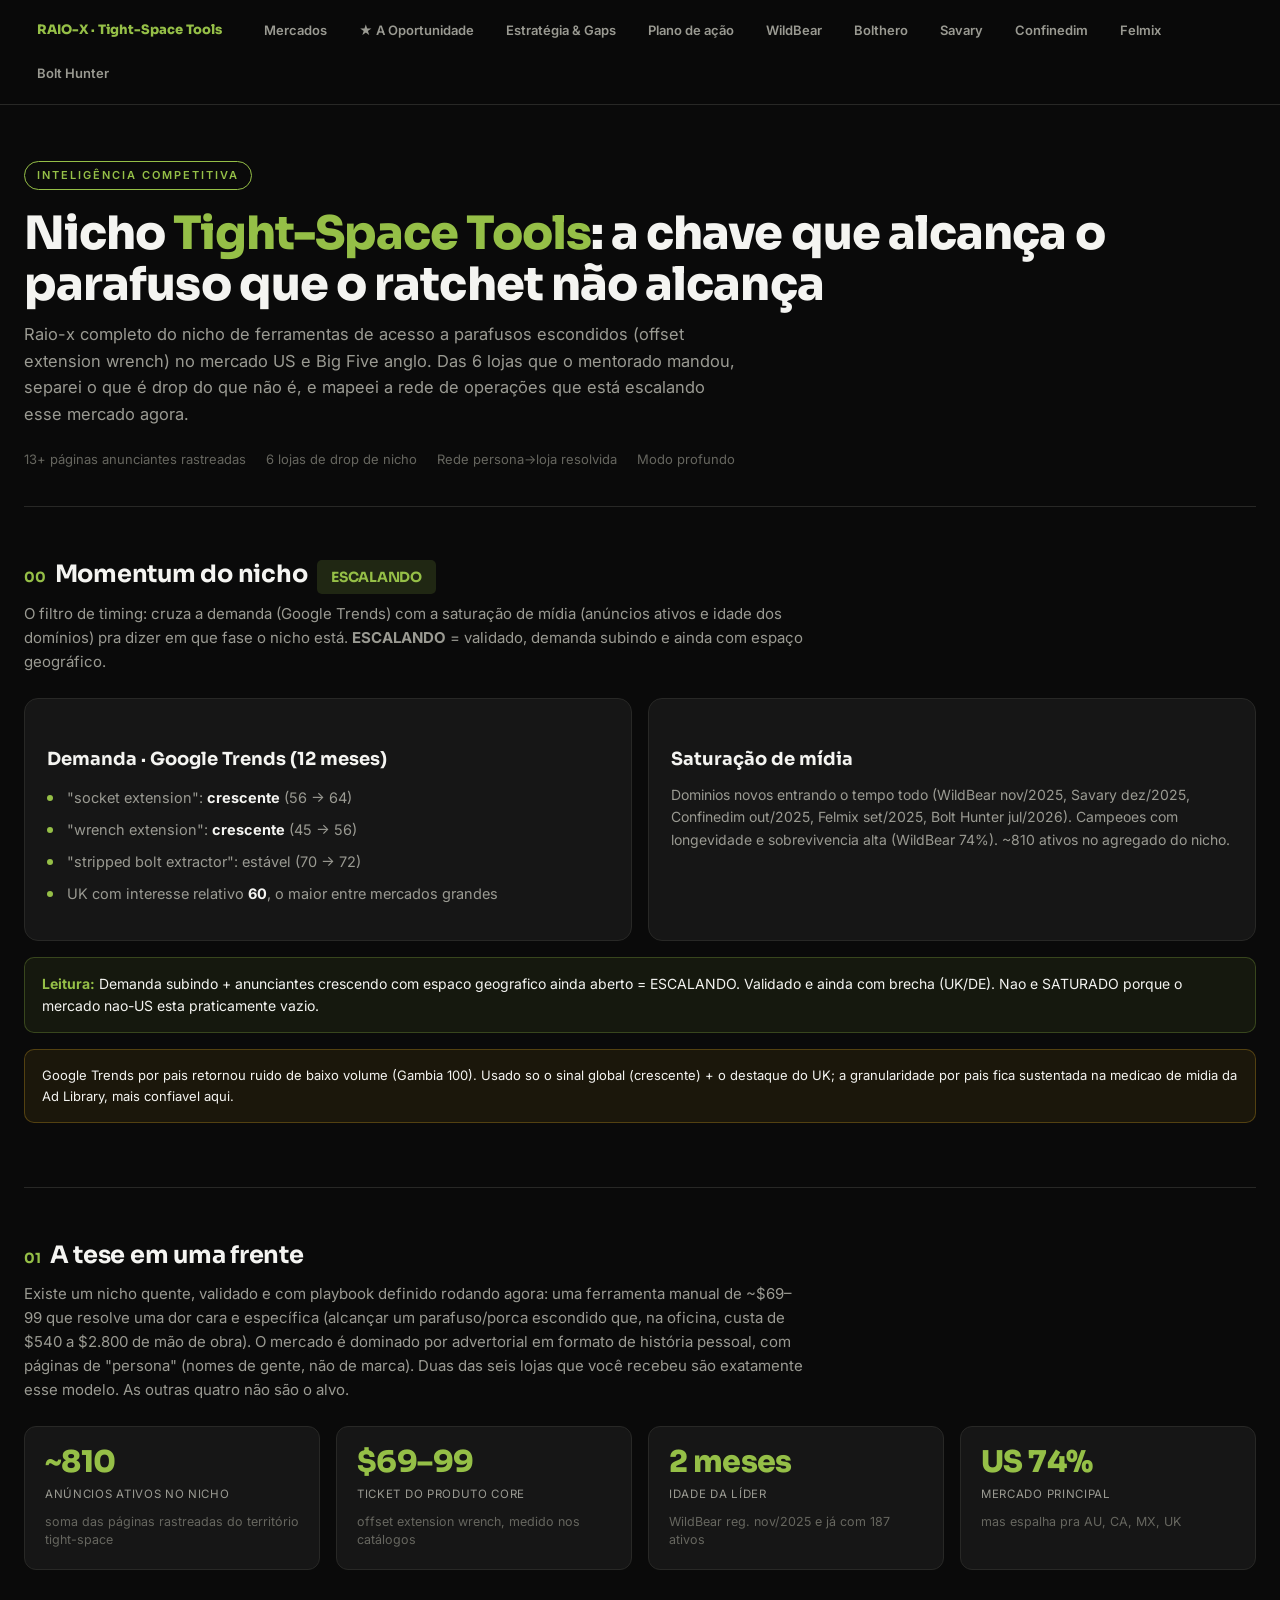
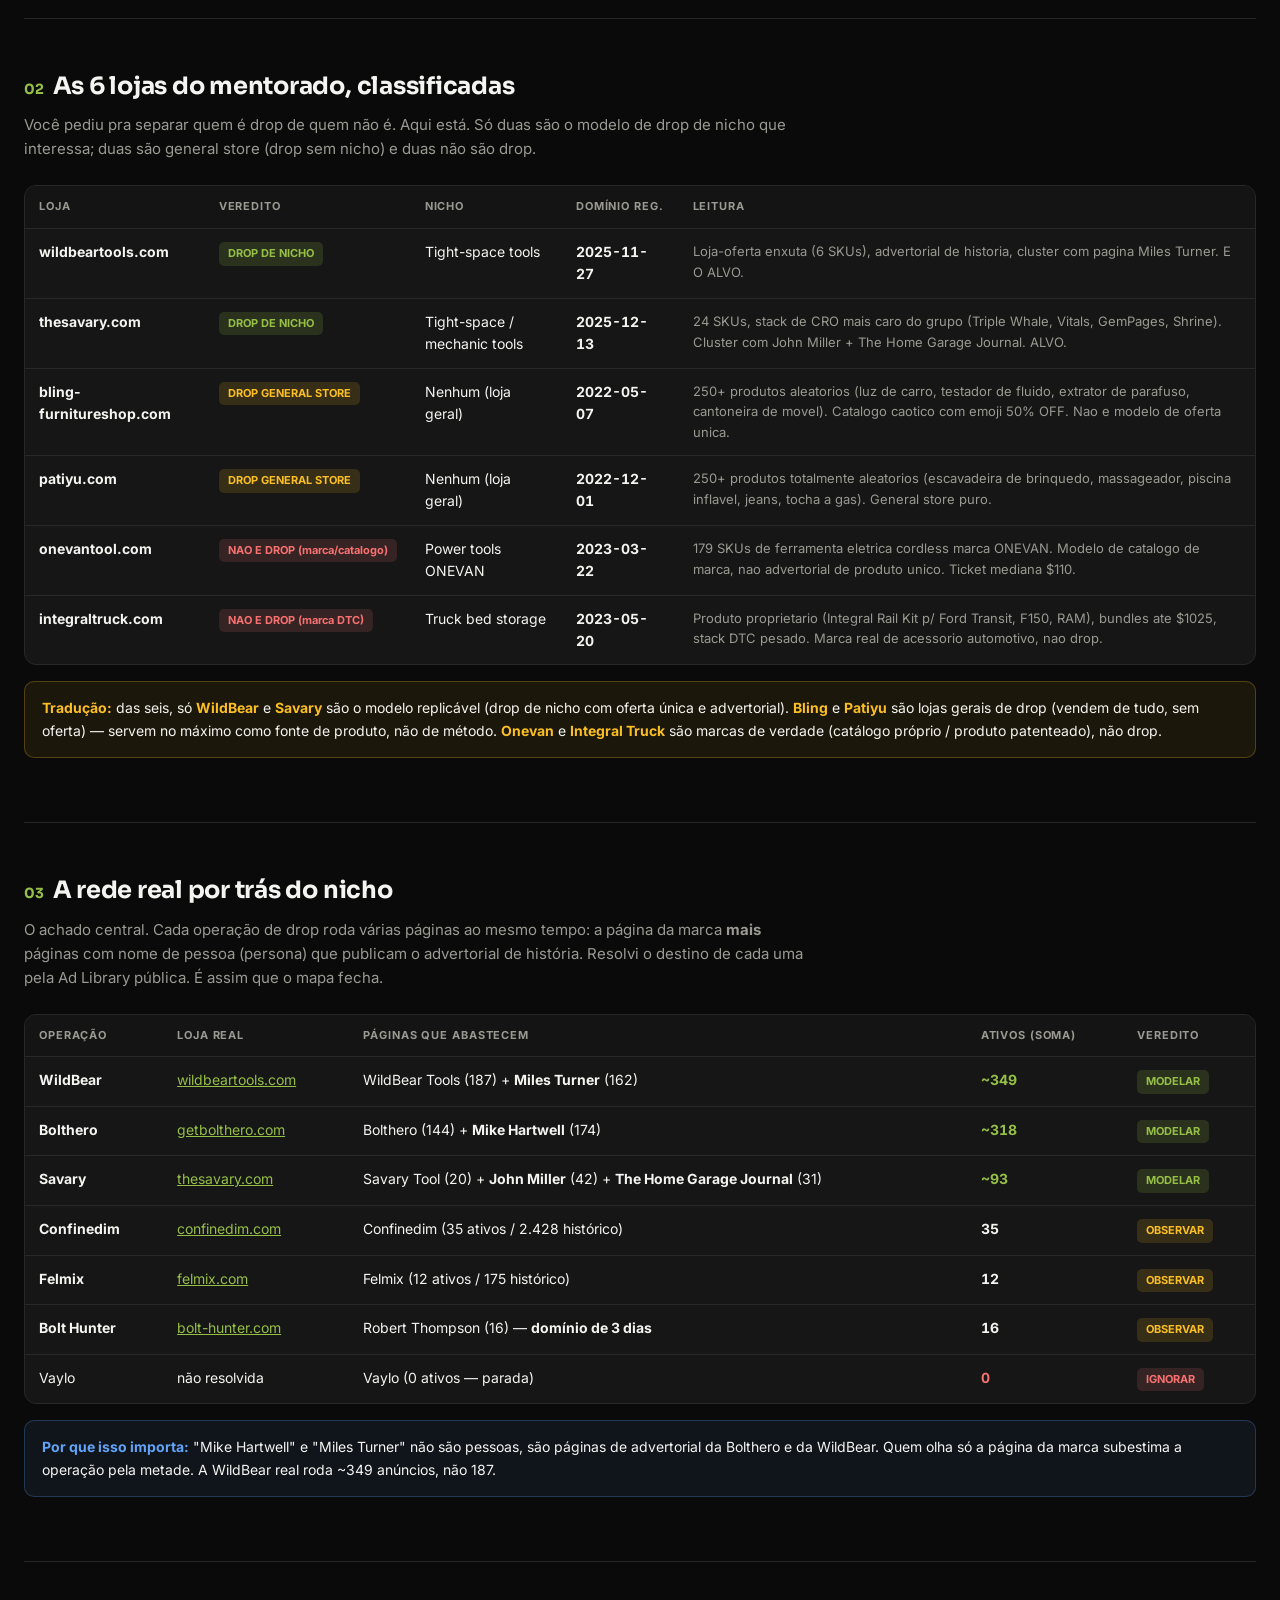
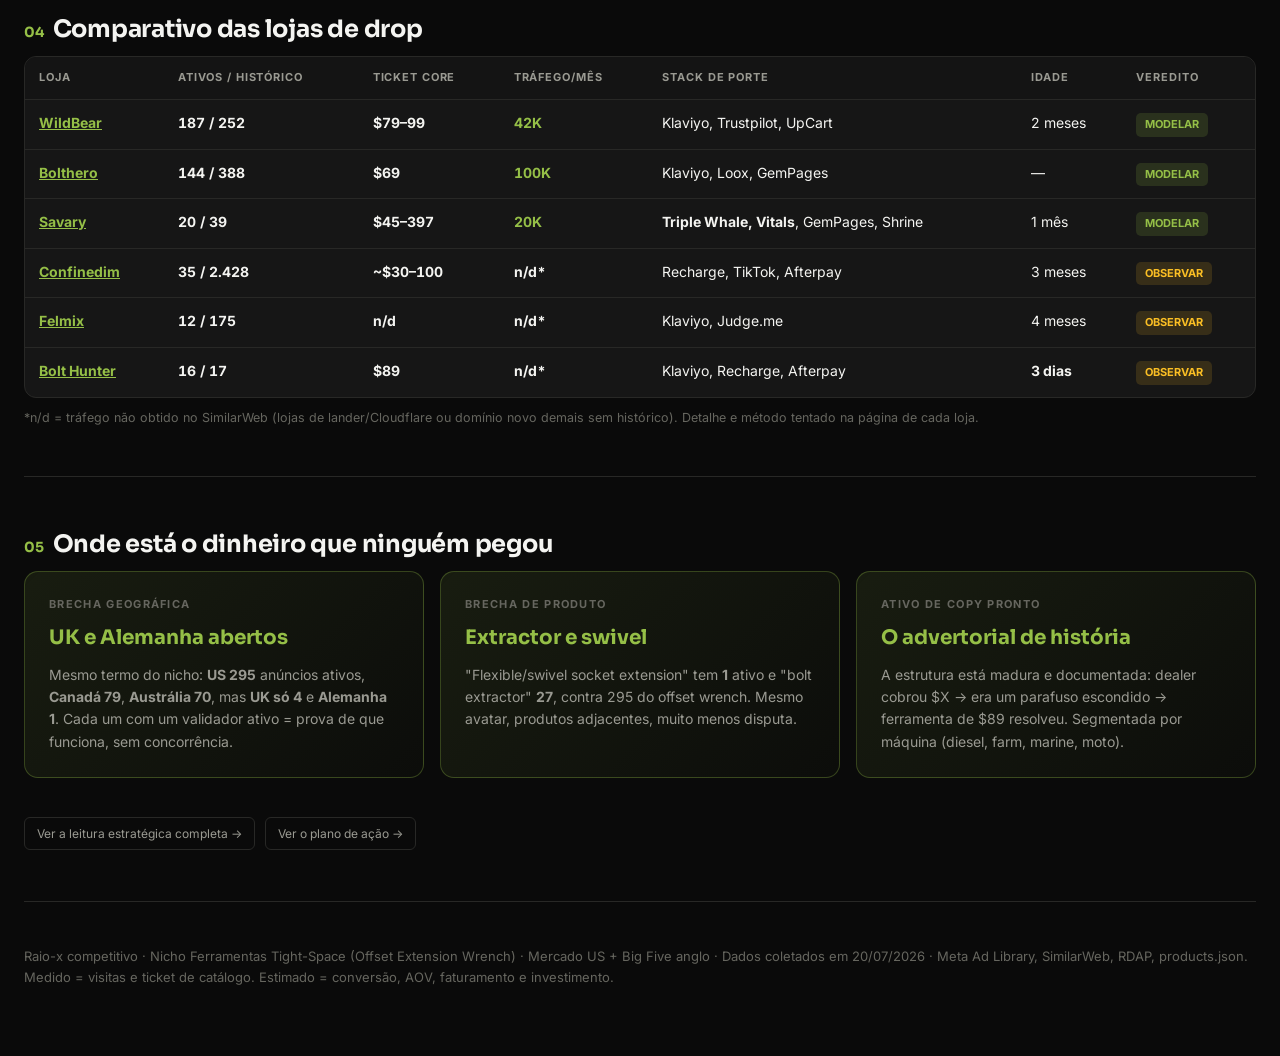
<file: index.html>
<!doctype html><html lang="pt-BR"><head><meta charset="utf-8">
<meta name="viewport" content="width=device-width,initial-scale=1">
<title>Raio-x · Nicho Tight-Space Tools</title><link rel="stylesheet" href="estilo.css"></head><body><div class="nav"><div class="wrap"><a class="home" href="index.html">RAIO-X · Tight-Space Tools</a><a class="" href="mercados.html">Mercados</a><a class="" href="oportunidade.html">★ A Oportunidade</a><a class="" href="estrategia.html">Estratégia & Gaps</a><a class="" href="plano-de-acao.html">Plano de ação</a><a class="" href="loja-wildbear.html">WildBear</a><a class="" href="loja-bolthero.html">Bolthero</a><a class="" href="loja-savary.html">Savary</a><a class="" href="loja-confinedim.html">Confinedim</a><a class="" href="loja-felmix.html">Felmix</a><a class="" href="loja-bolthunter.html">Bolt Hunter</a></div></div><div class="wrap">
<header>
<span class="tag">Inteligência competitiva</span>
<h1>Nicho <em>Tight-Space Tools</em>: a chave que alcança o parafuso que o ratchet não alcança</h1>
<p class="sub">Raio-x completo do nicho de ferramentas de acesso a parafusos escondidos (offset extension wrench) no mercado US e Big Five anglo. Das 6 lojas que o mentorado mandou, separei o que é drop do que não é, e mapeei a rede de operações que está escalando esse mercado agora.</p>
<div class="meta"><span>13+ páginas anunciantes rastreadas</span><span>6 lojas de drop de nicho</span><span>Rede persona→loja resolvida</span><span>Modo profundo</span></div>
</header>

<section>
<h2><span class="n">00</span>Momentum do nicho &nbsp;<span class="pill p-a" style="font-size:14px;padding:6px 14px">ESCALANDO</span></h2>
<p class="lead">O filtro de timing: cruza a demanda (Google Trends) com a saturação de mídia (anúncios ativos e idade dos domínios) pra dizer em que fase o nicho está. <b>ESCALANDO</b> = validado, demanda subindo e ainda com espaço geográfico.</p>
<div class="grid g2">
<div class="card"><h3>Demanda · Google Trends (12 meses)</h3><ul class="cl">
<li>"socket extension": <b>crescente</b> (56 → 64)</li>
<li>"wrench extension": <b>crescente</b> (45 → 56)</li>
<li>"stripped bolt extractor": estável (70 → 72)</li>
<li>UK com interesse relativo <b>60</b>, o maior entre mercados grandes</li>
</ul></div>
<div class="card"><h3>Saturação de mídia</h3><p style="color:var(--dim);font-size:14px">Dominios novos entrando o tempo todo (WildBear nov/2025, Savary dez/2025, Confinedim out/2025, Felmix set/2025, Bolt Hunter jul/2026). Campeoes com longevidade e sobrevivencia alta (WildBear 74%). ~810 ativos no agregado do nicho.</p></div>
</div>
<div class="good note"><b>Leitura:</b> Demanda subindo + anunciantes crescendo com espaco geografico ainda aberto = ESCALANDO. Validado e ainda com brecha (UK/DE). Nao e SATURADO porque o mercado nao-US esta praticamente vazio.</div>
<div class="note" style="font-size:13px">Google Trends por pais retornou ruido de baixo volume (Gambia 100). Usado so o sinal global (crescente) + o destaque do UK; a granularidade por pais fica sustentada na medicao de midia da Ad Library, mais confiavel aqui.</div>
</section>


<section>
<h2><span class="n">01</span>A tese em uma frente</h2>
<p class="lead">Existe um nicho quente, validado e com playbook definido rodando agora: uma ferramenta manual de ~$69–99 que resolve uma dor cara e específica (alcançar um parafuso/porca escondido que, na oficina, custa de $540 a $2.800 de mão de obra). O mercado é dominado por advertorial em formato de história pessoal, com páginas de "persona" (nomes de gente, não de marca). Duas das seis lojas que você recebeu são exatamente esse modelo. As outras quatro não são o alvo.</p>
<div class="grid g4">
<div class="stat"><div class="v">~810</div><div class="l">anúncios ativos no nicho</div><div class="d">soma das páginas rastreadas do território tight-space</div></div>
<div class="stat"><div class="v">$69–99</div><div class="l">ticket do produto core</div><div class="d">offset extension wrench, medido nos catálogos</div></div>
<div class="stat"><div class="v">2 meses</div><div class="l">idade da líder</div><div class="d">WildBear reg. nov/2025 e já com 187 ativos</div></div>
<div class="stat"><div class="v">US 74%</div><div class="l">mercado principal</div><div class="d">mas espalha pra AU, CA, MX, UK</div></div>
</div>
</section>

<section>
<h2><span class="n">02</span>As 6 lojas do mentorado, classificadas</h2>
<p class="lead">Você pediu pra separar quem é drop de quem não é. Aqui está. Só duas são o modelo de drop de nicho que interessa; duas são general store (drop sem nicho) e duas não são drop.</p>
<div class="tblwrap"><table>
<thead><tr><th>Loja</th><th>Veredito</th><th>Nicho</th><th>Domínio reg.</th><th>Leitura</th></tr></thead>
<tbody>
<tr><td><b>wildbeartools.com</b></td><td><span class="pill p-a">DROP DE NICHO</span></td><td>Tight-space tools</td><td class="num">2025-11-27</td><td style="color:var(--dim);font-size:13px">Loja-oferta enxuta (6 SKUs), advertorial de historia, cluster com pagina Miles Turner. E O ALVO.</td></tr>
<tr><td><b>thesavary.com</b></td><td><span class="pill p-a">DROP DE NICHO</span></td><td>Tight-space / mechanic tools</td><td class="num">2025-12-13</td><td style="color:var(--dim);font-size:13px">24 SKUs, stack de CRO mais caro do grupo (Triple Whale, Vitals, GemPages, Shrine). Cluster com John Miller + The Home Garage Journal. ALVO.</td></tr>
<tr><td><b>bling-furnitureshop.com</b></td><td><span class="pill p-b">DROP GENERAL STORE</span></td><td>Nenhum (loja geral)</td><td class="num">2022-05-07</td><td style="color:var(--dim);font-size:13px">250+ produtos aleatorios (luz de carro, testador de fluido, extrator de parafuso, cantoneira de movel). Catalogo caotico com emoji 50% OFF. Nao e modelo de oferta unica.</td></tr>
<tr><td><b>patiyu.com</b></td><td><span class="pill p-b">DROP GENERAL STORE</span></td><td>Nenhum (loja geral)</td><td class="num">2022-12-01</td><td style="color:var(--dim);font-size:13px">250+ produtos totalmente aleatorios (escavadeira de brinquedo, massageador, piscina inflavel, jeans, tocha a gas). General store puro.</td></tr>
<tr><td><b>onevantool.com</b></td><td><span class="pill p-c">NAO E DROP (marca/catalogo)</span></td><td>Power tools ONEVAN</td><td class="num">2023-03-22</td><td style="color:var(--dim);font-size:13px">179 SKUs de ferramenta eletrica cordless marca ONEVAN. Modelo de catalogo de marca, nao advertorial de produto unico. Ticket mediana $110.</td></tr>
<tr><td><b>integraltruck.com</b></td><td><span class="pill p-c">NAO E DROP (marca DTC)</span></td><td>Truck bed storage</td><td class="num">2023-05-20</td><td style="color:var(--dim);font-size:13px">Produto proprietario (Integral Rail Kit p/ Ford Transit, F150, RAM), bundles ate $1025, stack DTC pesado. Marca real de acessorio automotivo, nao drop.</td></tr>
</tbody></table></div>
<div class="note"><b>Tradução:</b> das seis, só <b>WildBear</b> e <b>Savary</b> são o modelo replicável (drop de nicho com oferta única e advertorial). <b>Bling</b> e <b>Patiyu</b> são lojas gerais de drop (vendem de tudo, sem oferta) — servem no máximo como fonte de produto, não de método. <b>Onevan</b> e <b>Integral Truck</b> são marcas de verdade (catálogo próprio / produto patenteado), não drop.</div>
</section>

<section>
<h2><span class="n">03</span>A rede real por trás do nicho</h2>
<p class="lead">O achado central. Cada operação de drop roda várias páginas ao mesmo tempo: a página da marca <b>mais</b> páginas com nome de pessoa (persona) que publicam o advertorial de história. Resolvi o destino de cada uma pela Ad Library pública. É assim que o mapa fecha.</p>
<div class="tblwrap"><table>
<thead><tr><th>Operação</th><th>Loja real</th><th>Páginas que abastecem</th><th>Ativos (soma)</th><th>Veredito</th></tr></thead>
<tbody>
<tr><td><b>WildBear</b></td><td><a href="https://wildbeartools.com">wildbeartools.com</a></td><td>WildBear Tools (187) + <b>Miles Turner</b> (162)</td><td class="num up">~349</td><td><span class="pill p-a">MODELAR</span></td></tr>
<tr><td><b>Bolthero</b></td><td><a href="https://getbolthero.com">getbolthero.com</a></td><td>Bolthero (144) + <b>Mike Hartwell</b> (174)</td><td class="num up">~318</td><td><span class="pill p-a">MODELAR</span></td></tr>
<tr><td><b>Savary</b></td><td><a href="https://thesavary.com">thesavary.com</a></td><td>Savary Tool (20) + <b>John Miller</b> (42) + <b>The Home Garage Journal</b> (31)</td><td class="num up">~93</td><td><span class="pill p-a">MODELAR</span></td></tr>
<tr><td><b>Confinedim</b></td><td><a href="https://confinedim.com">confinedim.com</a></td><td>Confinedim (35 ativos / 2.428 histórico)</td><td class="num">35</td><td><span class="pill p-b">OBSERVAR</span></td></tr>
<tr><td><b>Felmix</b></td><td><a href="https://felmix.com">felmix.com</a></td><td>Felmix (12 ativos / 175 histórico)</td><td class="num">12</td><td><span class="pill p-b">OBSERVAR</span></td></tr>
<tr><td><b>Bolt Hunter</b></td><td><a href="https://bolt-hunter.com">bolt-hunter.com</a></td><td>Robert Thompson (16) — <b>domínio de 3 dias</b></td><td class="num">16</td><td><span class="pill p-b">OBSERVAR</span></td></tr>
<tr><td>Vaylo</td><td>não resolvida</td><td>Vaylo (0 ativos — parada)</td><td class="num down">0</td><td><span class="pill p-c">IGNORAR</span></td></tr>
</tbody></table></div>
<div class="info note"><b>Por que isso importa:</b> "Mike Hartwell" e "Miles Turner" não são pessoas, são páginas de advertorial da Bolthero e da WildBear. Quem olha só a página da marca subestima a operação pela metade. A WildBear real roda ~349 anúncios, não 187.</div>
</section>

<section>
<h2><span class="n">04</span>Comparativo das lojas de drop</h2>
<div class="tblwrap"><table>
<thead><tr><th>Loja</th><th>Ativos / Histórico</th><th>Ticket core</th><th>Tráfego/mês</th><th>Stack de porte</th><th>Idade</th><th>Veredito</th></tr></thead>
<tbody>
<tr><td><b><a href="loja-wildbear.html">WildBear</a></b></td><td class="num">187 / 252</td><td class="num">$79–99</td><td class="num up">42K</td><td>Klaviyo, Trustpilot, UpCart</td><td>2 meses</td><td><span class="pill p-a">MODELAR</span></td></tr>
<tr><td><b><a href="loja-bolthero.html">Bolthero</a></b></td><td class="num">144 / 388</td><td class="num">$69</td><td class="num up">100K</td><td>Klaviyo, Loox, GemPages</td><td>—</td><td><span class="pill p-a">MODELAR</span></td></tr>
<tr><td><b><a href="loja-savary.html">Savary</a></b></td><td class="num">20 / 39</td><td class="num">$45–397</td><td class="num up">20K</td><td><b>Triple Whale, Vitals</b>, GemPages, Shrine</td><td>1 mês</td><td><span class="pill p-a">MODELAR</span></td></tr>
<tr><td><b><a href="loja-confinedim.html">Confinedim</a></b></td><td class="num">35 / <b>2.428</b></td><td class="num">~$30–100</td><td class="num">n/d*</td><td>Recharge, TikTok, Afterpay</td><td>3 meses</td><td><span class="pill p-b">OBSERVAR</span></td></tr>
<tr><td><b><a href="loja-felmix.html">Felmix</a></b></td><td class="num">12 / 175</td><td class="num">n/d</td><td class="num">n/d*</td><td>Klaviyo, Judge.me</td><td>4 meses</td><td><span class="pill p-b">OBSERVAR</span></td></tr>
<tr><td><b><a href="loja-bolthunter.html">Bolt Hunter</a></b></td><td class="num">16 / 17</td><td class="num">$89</td><td class="num">n/d*</td><td>Klaviyo, Recharge, Afterpay</td><td><b>3 dias</b></td><td><span class="pill p-b">OBSERVAR</span></td></tr>
</tbody></table></div>
<p style="color:var(--dim2);font-size:12.5px;margin-top:10px">*n/d = tráfego não obtido no SimilarWeb (lojas de lander/Cloudflare ou domínio novo demais sem histórico). Detalhe e método tentado na página de cada loja.</p>
</section>

<section>
<h2><span class="n">05</span>Onde está o dinheiro que ninguém pegou</h2>
<div class="grid g3">
<div class="op"><div class="r">Brecha geográfica</div><h3>UK e Alemanha abertos</h3><p style="color:var(--dim);font-size:14px">Mesmo termo do nicho: <b>US 295</b> anúncios ativos, <b>Canadá 79</b>, <b>Austrália 70</b>, mas <b>UK só 4</b> e <b>Alemanha 1</b>. Cada um com um validador ativo = prova de que funciona, sem concorrência.</p></div>
<div class="op"><div class="r">Brecha de produto</div><h3>Extractor e swivel</h3><p style="color:var(--dim);font-size:14px">"Flexible/swivel socket extension" tem <b>1</b> ativo e "bolt extractor" <b>27</b>, contra 295 do offset wrench. Mesmo avatar, produtos adjacentes, muito menos disputa.</p></div>
<div class="op"><div class="r">Ativo de copy pronto</div><h3>O advertorial de história</h3><p style="color:var(--dim);font-size:14px">A estrutura está madura e documentada: dealer cobrou $X → era um parafuso escondido → ferramenta de $89 resolveu. Segmentada por máquina (diesel, farm, marine, moto).</p></div>
</div>
<p style="margin-top:20px"><a class="btn" href="estrategia.html">Ver a leitura estratégica completa →</a> <a class="btn" href="plano-de-acao.html">Ver o plano de ação →</a></p>
</section>
</div><footer><div class="wrap">Raio-x competitivo · Nicho Ferramentas Tight-Space (Offset Extension Wrench) · Mercado US + Big Five anglo · Dados coletados em 20/07/2026 · Meta Ad Library, SimilarWeb, RDAP, products.json. Medido = visitas e ticket de catálogo. Estimado = conversão, AOV, faturamento e investimento.</div></footer></body></html>
</file>
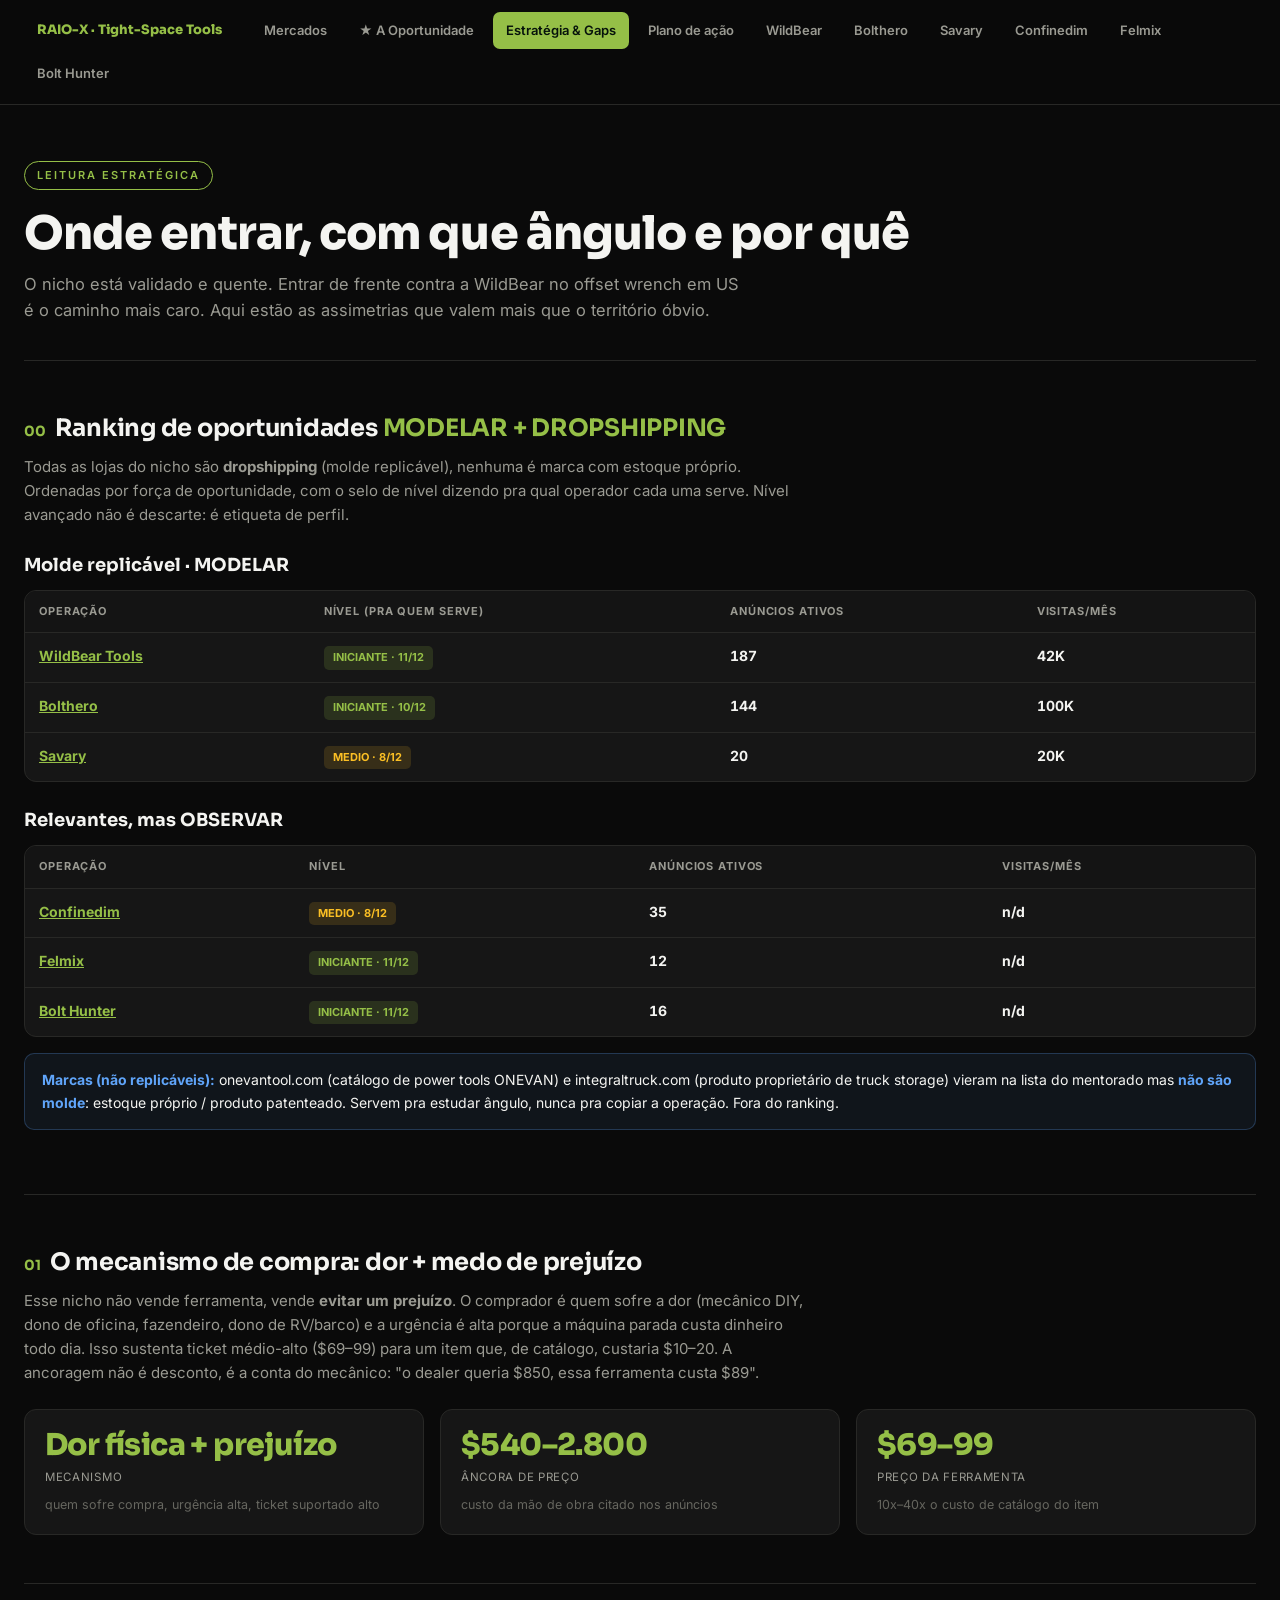
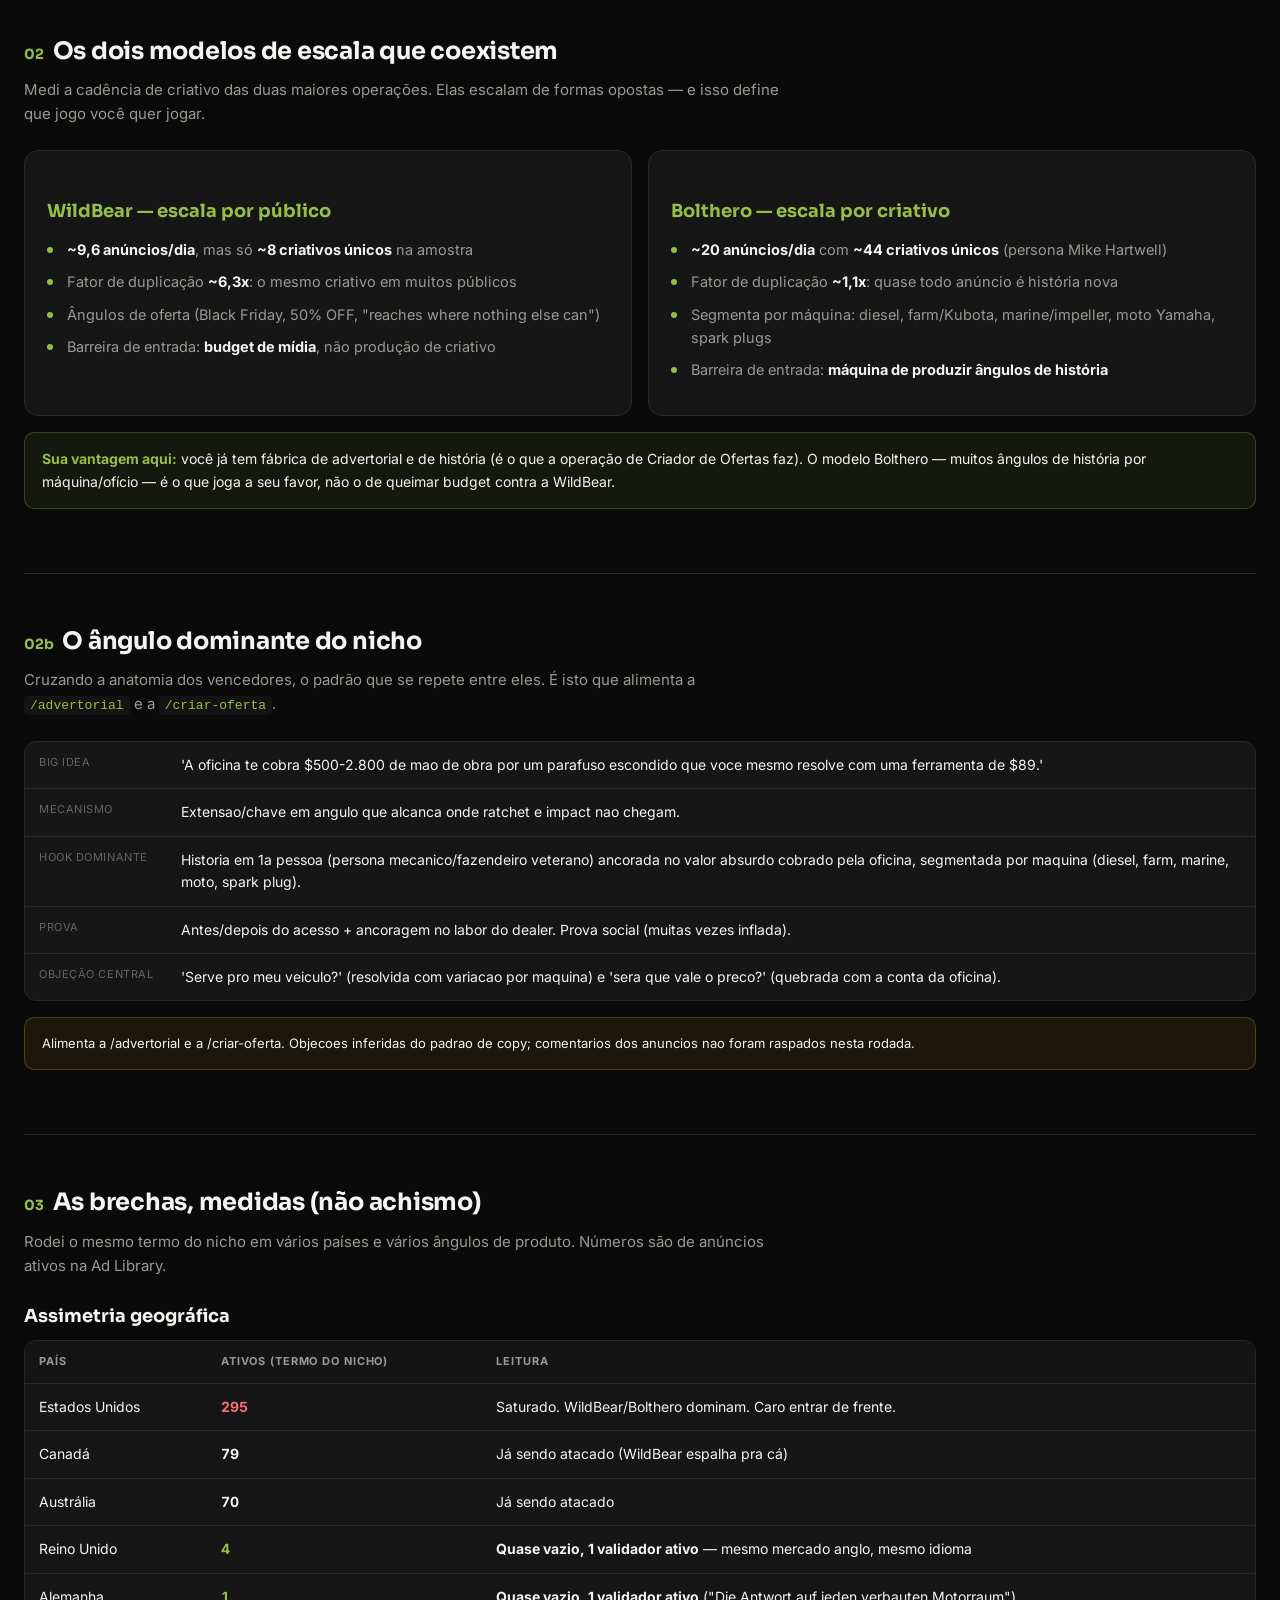
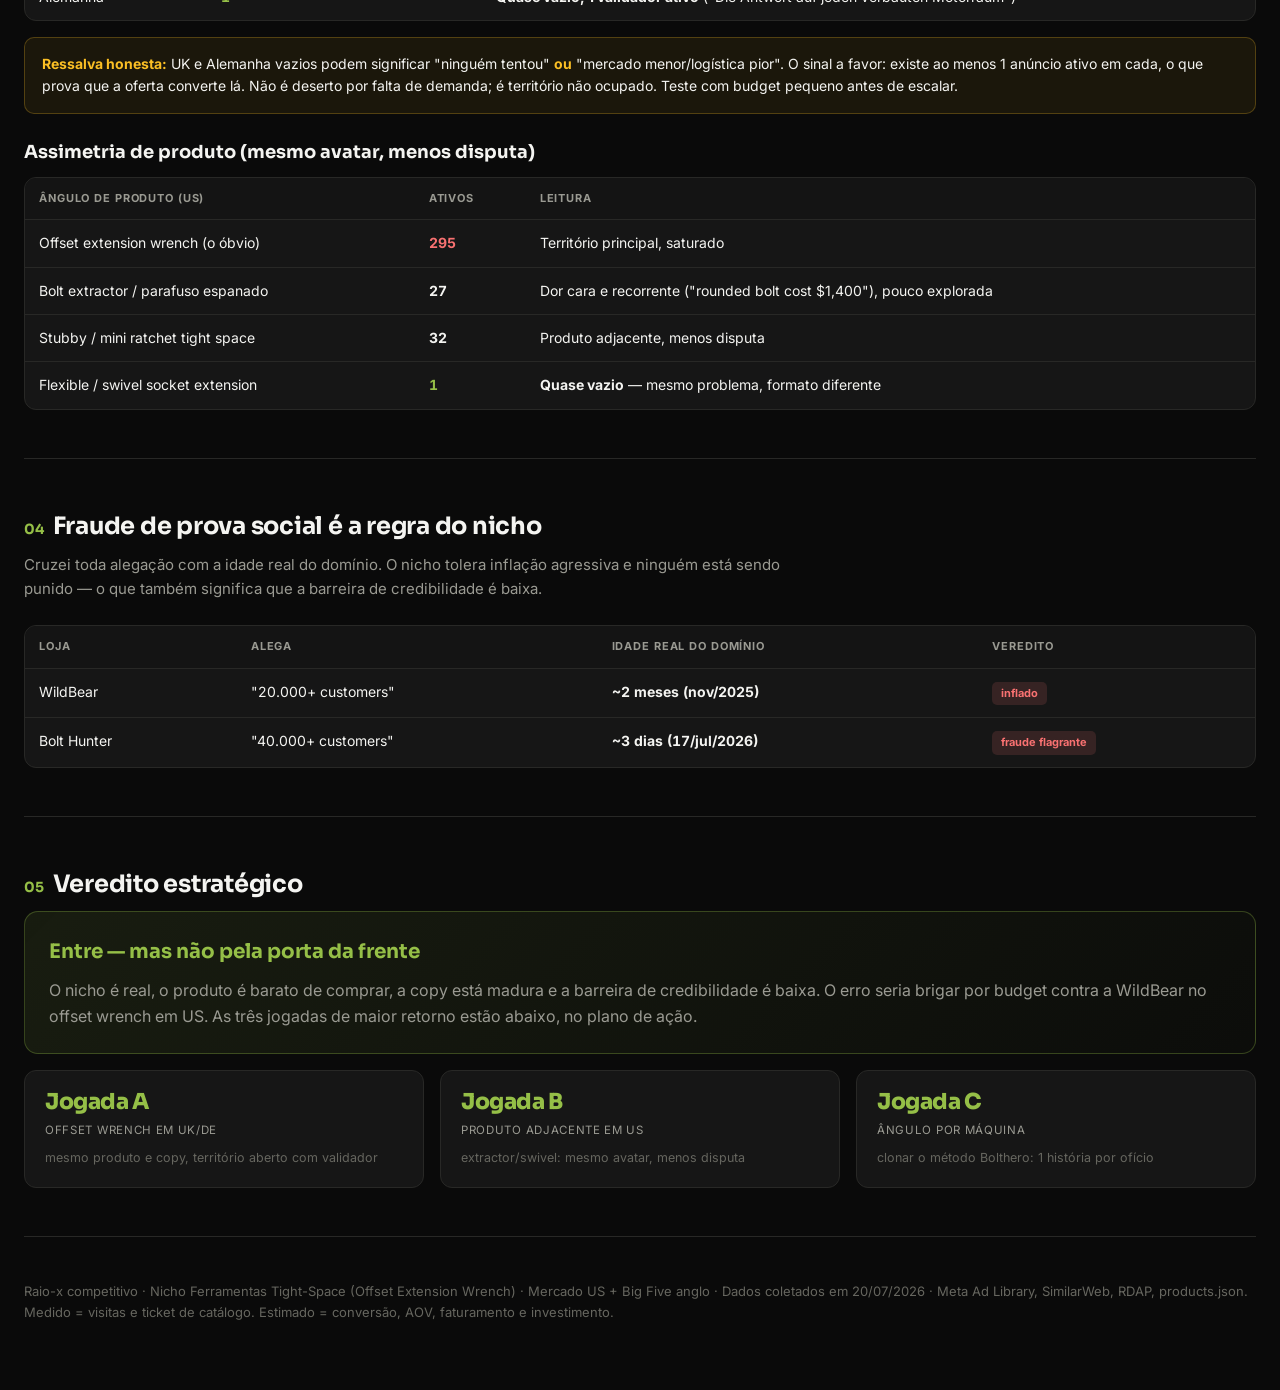
<file: estrategia.html>
<!doctype html><html lang="pt-BR"><head><meta charset="utf-8">
<meta name="viewport" content="width=device-width,initial-scale=1">
<title>Estratégia & Gaps · Tight-Space Tools</title><link rel="stylesheet" href="estilo.css"></head><body><div class="nav"><div class="wrap"><a class="home" href="index.html">RAIO-X · Tight-Space Tools</a><a class="" href="mercados.html">Mercados</a><a class="" href="oportunidade.html">★ A Oportunidade</a><a class="on" href="estrategia.html">Estratégia & Gaps</a><a class="" href="plano-de-acao.html">Plano de ação</a><a class="" href="loja-wildbear.html">WildBear</a><a class="" href="loja-bolthero.html">Bolthero</a><a class="" href="loja-savary.html">Savary</a><a class="" href="loja-confinedim.html">Confinedim</a><a class="" href="loja-felmix.html">Felmix</a><a class="" href="loja-bolthunter.html">Bolt Hunter</a></div></div><div class="wrap">
<header>
<span class="tag">Leitura estratégica</span>
<h1>Onde entrar, com que ângulo e por quê</h1>
<p class="sub">O nicho está validado e quente. Entrar de frente contra a WildBear no offset wrench em US é o caminho mais caro. Aqui estão as assimetrias que valem mais que o território óbvio.</p>
</header>

<section>
<h2><span class="n">00</span>Ranking de oportunidades <span style="color:var(--acc)">MODELAR + DROPSHIPPING</span></h2>
<p class="lead">Todas as lojas do nicho são <b>dropshipping</b> (molde replicável), nenhuma é marca com estoque próprio. Ordenadas por força de oportunidade, com o selo de nível dizendo pra qual operador cada uma serve. Nível avançado não é descarte: é etiqueta de perfil.</p>
<h3>Molde replicável · MODELAR</h3>
<div class="tblwrap"><table><thead><tr><th>Operação</th><th>Nível (pra quem serve)</th><th>Anúncios ativos</th><th>Visitas/mês</th></tr></thead><tbody><tr><td><b><a href="loja-wildbear.html">WildBear Tools</a></b></td><td><span class="pill p-a">INICIANTE · 11/12</span></td><td class="num">187</td><td class="num">42K</td></tr><tr><td><b><a href="loja-bolthero.html">Bolthero</a></b></td><td><span class="pill p-a">INICIANTE · 10/12</span></td><td class="num">144</td><td class="num">100K</td></tr><tr><td><b><a href="loja-savary.html">Savary</a></b></td><td><span class="pill p-b">MEDIO · 8/12</span></td><td class="num">20</td><td class="num">20K</td></tr></tbody></table></div>
<h3>Relevantes, mas OBSERVAR</h3>
<div class="tblwrap"><table><thead><tr><th>Operação</th><th>Nível</th><th>Anúncios ativos</th><th>Visitas/mês</th></tr></thead><tbody><tr><td><b><a href="loja-confinedim.html">Confinedim</a></b></td><td><span class="pill p-b">MEDIO · 8/12</span></td><td class="num">35</td><td class="num">n/d</td></tr><tr><td><b><a href="loja-felmix.html">Felmix</a></b></td><td><span class="pill p-a">INICIANTE · 11/12</span></td><td class="num">12</td><td class="num">n/d</td></tr><tr><td><b><a href="loja-bolthunter.html">Bolt Hunter</a></b></td><td><span class="pill p-a">INICIANTE · 11/12</span></td><td class="num">16</td><td class="num">n/d</td></tr></tbody></table></div>
<div class="info note"><b>Marcas (não replicáveis):</b> onevantool.com (catálogo de power tools ONEVAN) e integraltruck.com (produto proprietário de truck storage) vieram na lista do mentorado mas <b>não são molde</b>: estoque próprio / produto patenteado. Servem pra estudar ângulo, nunca pra copiar a operação. Fora do ranking.</div>
</section>


<section>
<h2><span class="n">01</span>O mecanismo de compra: dor + medo de prejuízo</h2>
<p class="lead">Esse nicho não vende ferramenta, vende <b>evitar um prejuízo</b>. O comprador é quem sofre a dor (mecânico DIY, dono de oficina, fazendeiro, dono de RV/barco) e a urgência é alta porque a máquina parada custa dinheiro todo dia. Isso sustenta ticket médio-alto ($69–99) para um item que, de catálogo, custaria $10–20. A ancoragem não é desconto, é a conta do mecânico: "o dealer queria $850, essa ferramenta custa $89".</p>
<div class="grid g3">
<div class="stat"><div class="v">Dor física + prejuízo</div><div class="l">mecanismo</div><div class="d">quem sofre compra, urgência alta, ticket suportado alto</div></div>
<div class="stat"><div class="v">$540–2.800</div><div class="l">âncora de preço</div><div class="d">custo da mão de obra citado nos anúncios</div></div>
<div class="stat"><div class="v">$69–99</div><div class="l">preço da ferramenta</div><div class="d">10x–40x o custo de catálogo do item</div></div>
</div>
</section>

<section>
<h2><span class="n">02</span>Os dois modelos de escala que coexistem</h2>
<p class="lead">Medi a cadência de criativo das duas maiores operações. Elas escalam de formas opostas — e isso define que jogo você quer jogar.</p>
<div class="grid g2">
<div class="card"><h3 style="color:var(--acc)">WildBear — escala por público</h3>
<ul class="cl">
<li><b>~9,6 anúncios/dia</b>, mas só <b>~8 criativos únicos</b> na amostra</li>
<li>Fator de duplicação <b>~6,3x</b>: o mesmo criativo em muitos públicos</li>
<li>Ângulos de oferta (Black Friday, 50% OFF, "reaches where nothing else can")</li>
<li>Barreira de entrada: <b>budget de mídia</b>, não produção de criativo</li>
</ul></div>
<div class="card"><h3 style="color:var(--acc)">Bolthero — escala por criativo</h3>
<ul class="cl">
<li><b>~20 anúncios/dia</b> com <b>~44 criativos únicos</b> (persona Mike Hartwell)</li>
<li>Fator de duplicação <b>~1,1x</b>: quase todo anúncio é história nova</li>
<li>Segmenta por máquina: diesel, farm/Kubota, marine/impeller, moto Yamaha, spark plugs</li>
<li>Barreira de entrada: <b>máquina de produzir ângulos de história</b></li>
</ul></div>
</div>
<div class="good note"><b>Sua vantagem aqui:</b> você já tem fábrica de advertorial e de história (é o que a operação de Criador de Ofertas faz). O modelo Bolthero — muitos ângulos de história por máquina/ofício — é o que joga a seu favor, não o de queimar budget contra a WildBear.</div>
</section>

<section>
<h2><span class="n">02b</span>O ângulo dominante do nicho</h2>
<p class="lead">Cruzando a anatomia dos vencedores, o padrão que se repete entre eles. É isto que alimenta a <code>/advertorial</code> e a <code>/criar-oferta</code>.</p>
<div class="tblwrap"><table><tbody><tr><td style="white-space:nowrap;color:var(--dim2);text-transform:uppercase;font-size:11px;letter-spacing:.05em">Big idea</td><td>'A oficina te cobra $500-2.800 de mao de obra por um parafuso escondido que voce mesmo resolve com uma ferramenta de $89.'</td></tr><tr><td style="white-space:nowrap;color:var(--dim2);text-transform:uppercase;font-size:11px;letter-spacing:.05em">Mecanismo</td><td>Extensao/chave em angulo que alcanca onde ratchet e impact nao chegam.</td></tr><tr><td style="white-space:nowrap;color:var(--dim2);text-transform:uppercase;font-size:11px;letter-spacing:.05em">Hook dominante</td><td>Historia em 1a pessoa (persona mecanico/fazendeiro veterano) ancorada no valor absurdo cobrado pela oficina, segmentada por maquina (diesel, farm, marine, moto, spark plug).</td></tr><tr><td style="white-space:nowrap;color:var(--dim2);text-transform:uppercase;font-size:11px;letter-spacing:.05em">Prova</td><td>Antes/depois do acesso + ancoragem no labor do dealer. Prova social (muitas vezes inflada).</td></tr><tr><td style="white-space:nowrap;color:var(--dim2);text-transform:uppercase;font-size:11px;letter-spacing:.05em">Objeção central</td><td>'Serve pro meu veiculo?' (resolvida com variacao por maquina) e 'sera que vale o preco?' (quebrada com a conta da oficina).</td></tr></tbody></table></div>
<div class="note" style="font-size:13px">Alimenta a /advertorial e a /criar-oferta. Objecoes inferidas do padrao de copy; comentarios dos anuncios nao foram raspados nesta rodada.</div>
</section>


<section>
<h2><span class="n">03</span>As brechas, medidas (não achismo)</h2>
<p class="lead">Rodei o mesmo termo do nicho em vários países e vários ângulos de produto. Números são de anúncios ativos na Ad Library.</p>
<h3>Assimetria geográfica</h3>
<div class="tblwrap"><table>
<thead><tr><th>País</th><th>Ativos (termo do nicho)</th><th>Leitura</th></tr></thead>
<tbody>
<tr><td>Estados Unidos</td><td class="num down">295</td><td>Saturado. WildBear/Bolthero dominam. Caro entrar de frente.</td></tr>
<tr><td>Canadá</td><td class="num">79</td><td>Já sendo atacado (WildBear espalha pra cá)</td></tr>
<tr><td>Austrália</td><td class="num">70</td><td>Já sendo atacado</td></tr>
<tr><td>Reino Unido</td><td class="num up">4</td><td><b>Quase vazio, 1 validador ativo</b> — mesmo mercado anglo, mesmo idioma</td></tr>
<tr><td>Alemanha</td><td class="num up">1</td><td><b>Quase vazio, 1 validador ativo</b> ("Die Antwort auf jeden verbauten Motorraum")</td></tr>
</tbody></table></div>
<div class="note"><b>Ressalva honesta:</b> UK e Alemanha vazios podem significar "ninguém tentou" <b>ou</b> "mercado menor/logística pior". O sinal a favor: existe ao menos 1 anúncio ativo em cada, o que prova que a oferta converte lá. Não é deserto por falta de demanda; é território não ocupado. Teste com budget pequeno antes de escalar.</div>

<h3>Assimetria de produto (mesmo avatar, menos disputa)</h3>
<div class="tblwrap"><table>
<thead><tr><th>Ângulo de produto (US)</th><th>Ativos</th><th>Leitura</th></tr></thead>
<tbody>
<tr><td>Offset extension wrench (o óbvio)</td><td class="num down">295</td><td>Território principal, saturado</td></tr>
<tr><td>Bolt extractor / parafuso espanado</td><td class="num">27</td><td>Dor cara e recorrente ("rounded bolt cost $1,400"), pouco explorada</td></tr>
<tr><td>Stubby / mini ratchet tight space</td><td class="num">32</td><td>Produto adjacente, menos disputa</td></tr>
<tr><td>Flexible / swivel socket extension</td><td class="num up">1</td><td><b>Quase vazio</b> — mesmo problema, formato diferente</td></tr>
</tbody></table></div>
</section>

<section>
<h2><span class="n">04</span>Fraude de prova social é a regra do nicho</h2>
<p class="lead">Cruzei toda alegação com a idade real do domínio. O nicho tolera inflação agressiva e ninguém está sendo punido — o que também significa que a barreira de credibilidade é baixa.</p>
<div class="tblwrap"><table>
<thead><tr><th>Loja</th><th>Alega</th><th>Idade real do domínio</th><th>Veredito</th></tr></thead>
<tbody>
<tr><td>WildBear</td><td>"20.000+ customers"</td><td class="num">~2 meses (nov/2025)</td><td><span class="pill p-c">inflado</span></td></tr>
<tr><td>Bolt Hunter</td><td>"40.000+ customers"</td><td class="num">~3 dias (17/jul/2026)</td><td><span class="pill p-c">fraude flagrante</span></td></tr>
</tbody></table></div>
</section>

<section>
<h2><span class="n">05</span>Veredito estratégico</h2>
<div class="op"><h3>Entre — mas não pela porta da frente</h3>
<p style="color:var(--dim)">O nicho é real, o produto é barato de comprar, a copy está madura e a barreira de credibilidade é baixa. O erro seria brigar por budget contra a WildBear no offset wrench em US. As três jogadas de maior retorno estão abaixo, no plano de ação.</p></div>
<div class="grid g3">
<div class="stat"><div class="v sm">Jogada A</div><div class="l">Offset wrench em UK/DE</div><div class="d">mesmo produto e copy, território aberto com validador</div></div>
<div class="stat"><div class="v sm">Jogada B</div><div class="l">Produto adjacente em US</div><div class="d">extractor/swivel: mesmo avatar, menos disputa</div></div>
<div class="stat"><div class="v sm">Jogada C</div><div class="l">Ângulo por máquina</div><div class="d">clonar o método Bolthero: 1 história por ofício</div></div>
</div>
</section>
</div><footer><div class="wrap">Raio-x competitivo · Nicho Ferramentas Tight-Space (Offset Extension Wrench) · Mercado US + Big Five anglo · Dados coletados em 20/07/2026 · Meta Ad Library, SimilarWeb, RDAP, products.json. Medido = visitas e ticket de catálogo. Estimado = conversão, AOV, faturamento e investimento.</div></footer></body></html>
</file>
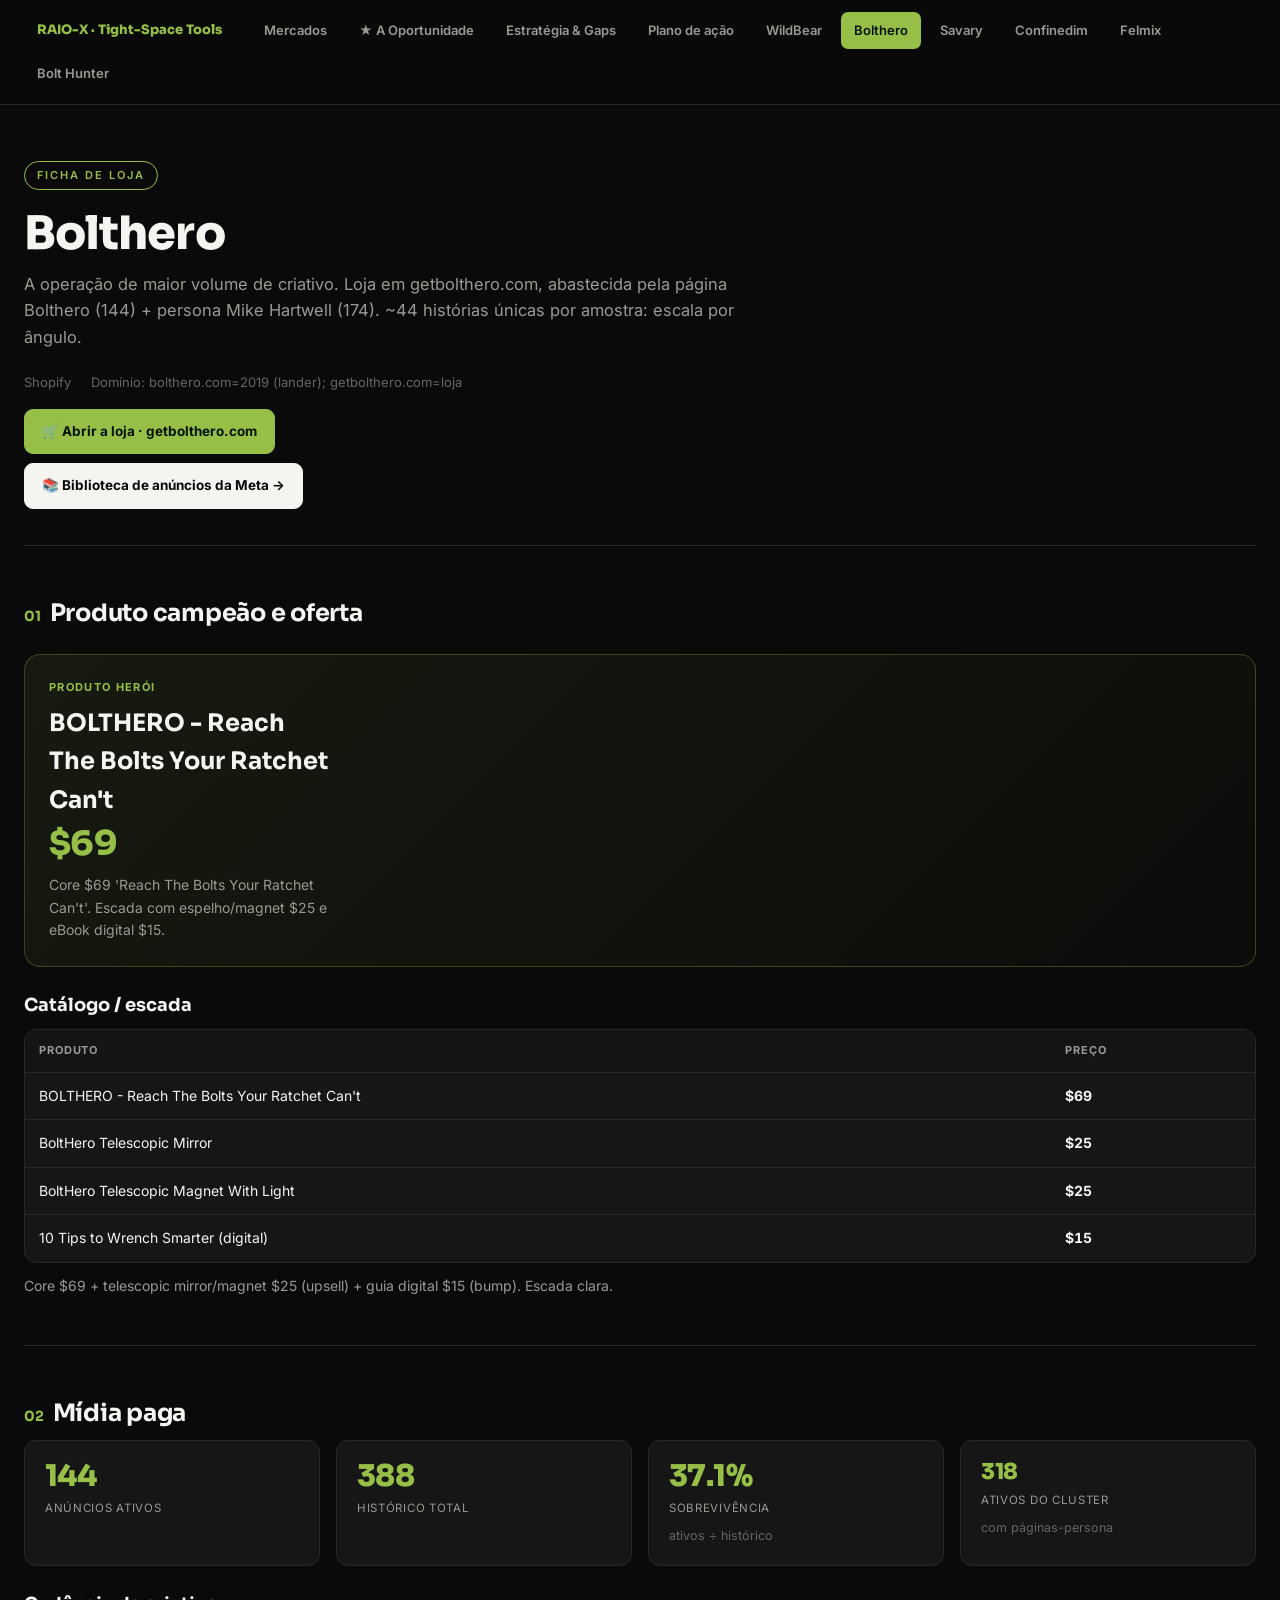
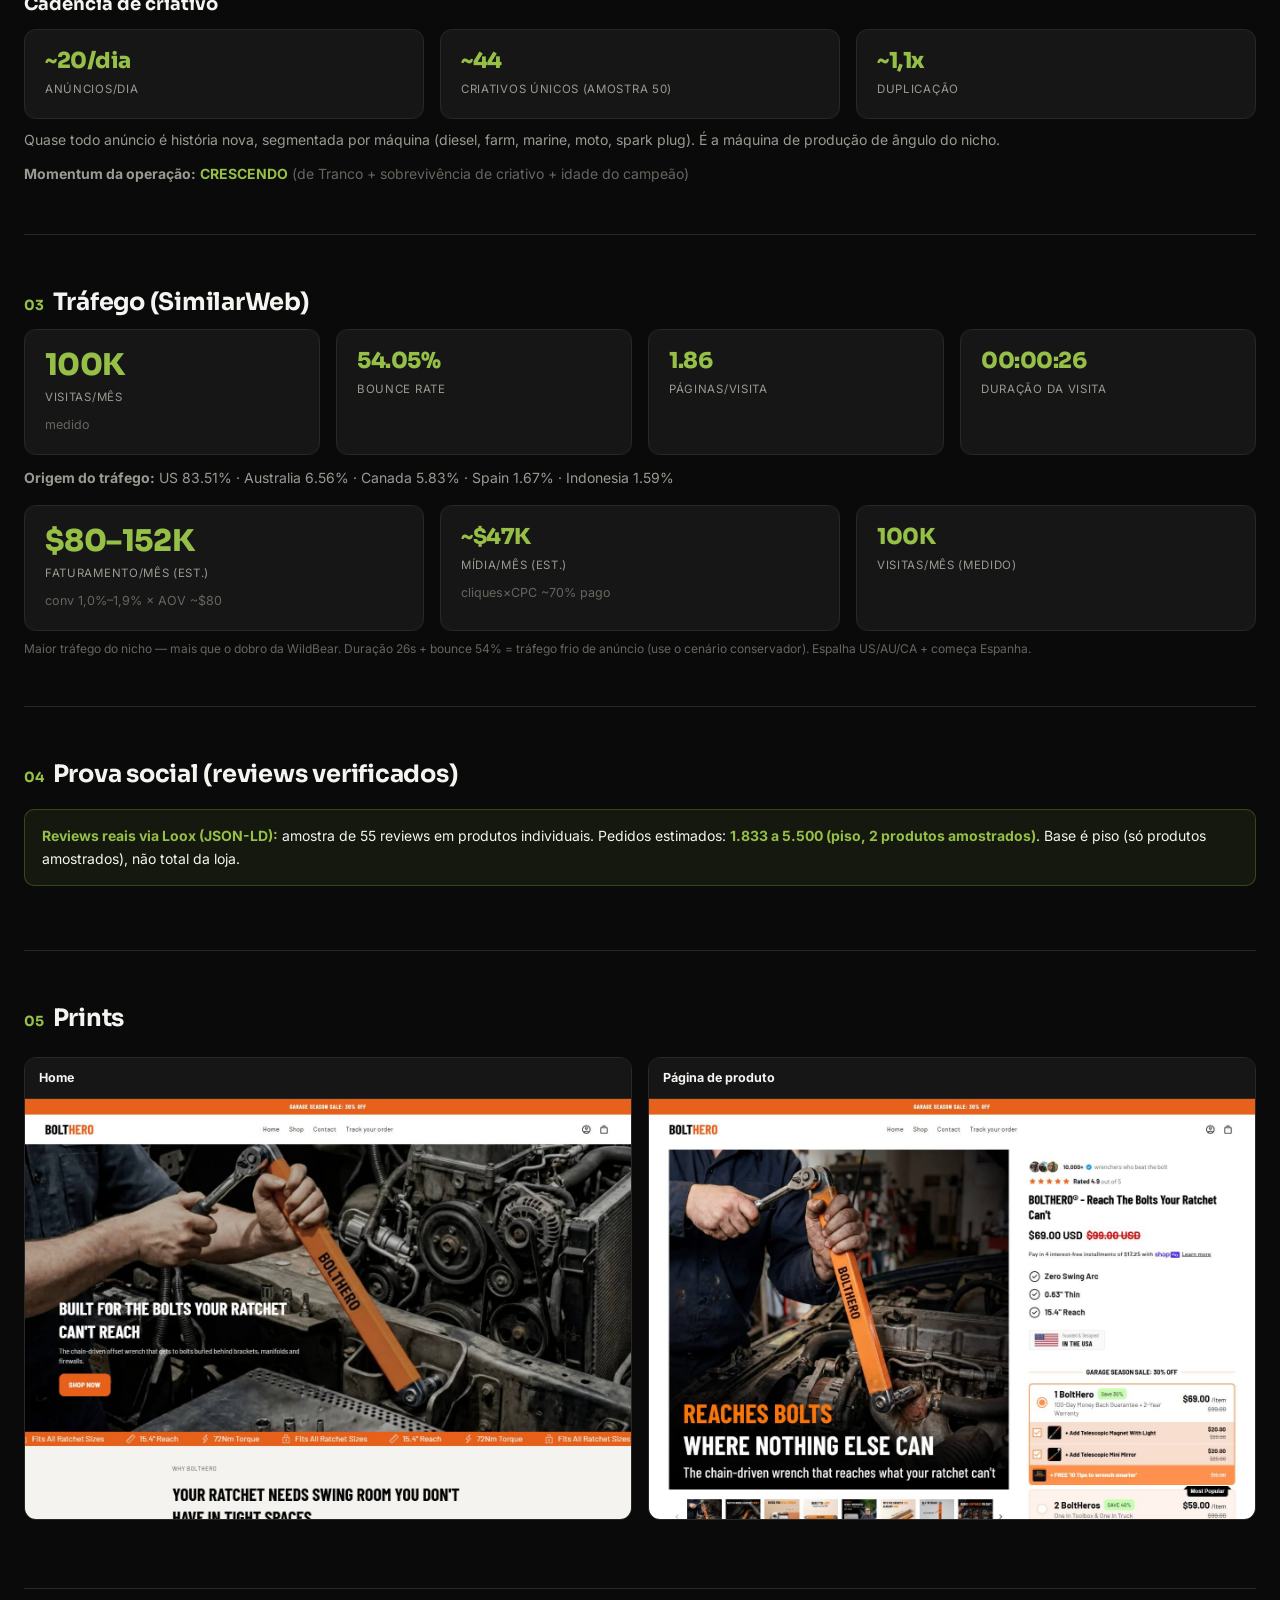
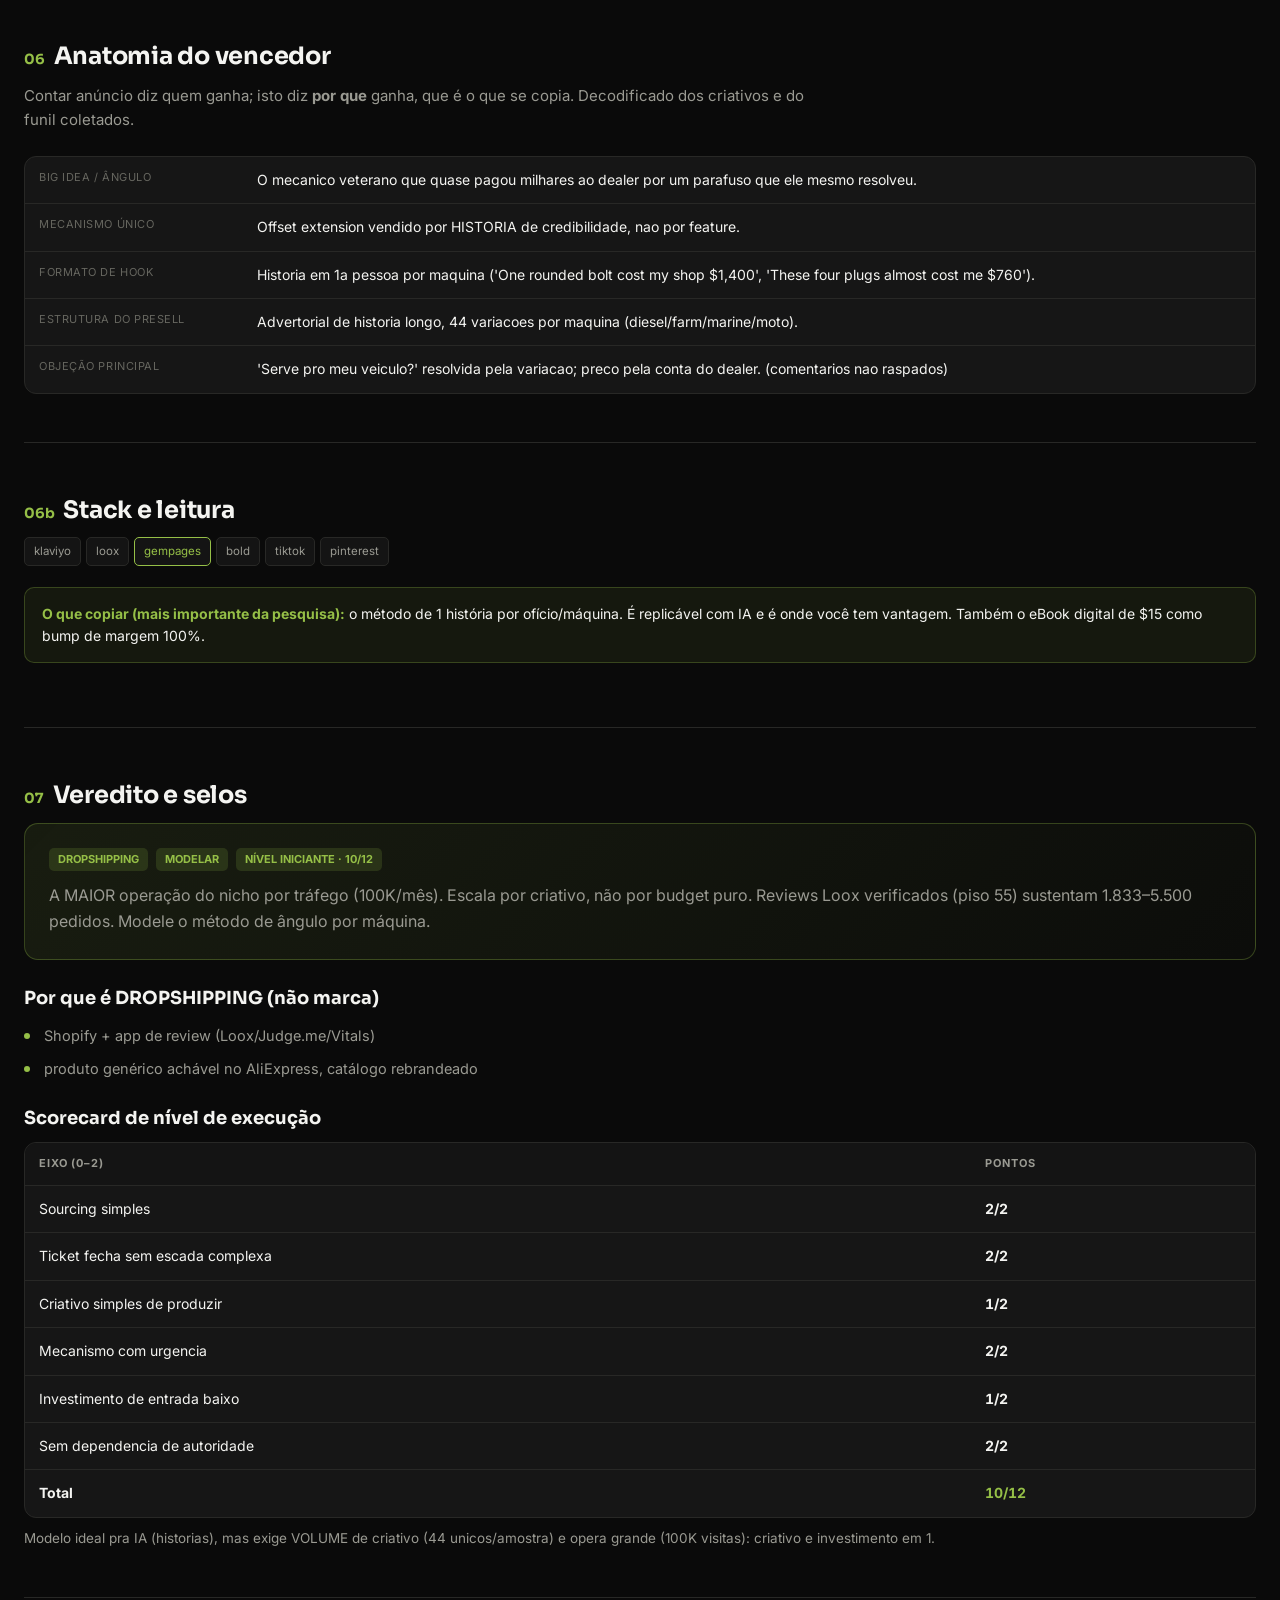
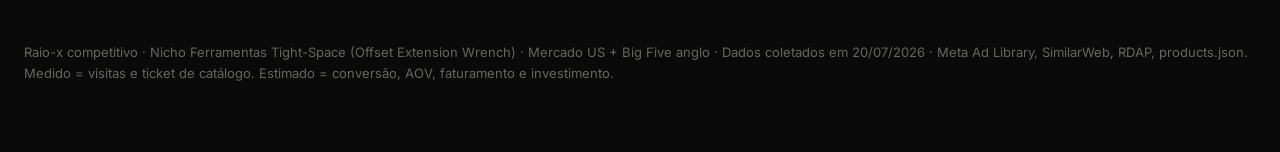
<file: loja-bolthero.html>
<!doctype html><html lang="pt-BR"><head><meta charset="utf-8">
<meta name="viewport" content="width=device-width,initial-scale=1">
<title>Bolthero · Raio-x</title><link rel="stylesheet" href="estilo.css"></head><body><div class="nav"><div class="wrap"><a class="home" href="index.html">RAIO-X · Tight-Space Tools</a><a class="" href="mercados.html">Mercados</a><a class="" href="oportunidade.html">★ A Oportunidade</a><a class="" href="estrategia.html">Estratégia & Gaps</a><a class="" href="plano-de-acao.html">Plano de ação</a><a class="" href="loja-wildbear.html">WildBear</a><a class="on" href="loja-bolthero.html">Bolthero</a><a class="" href="loja-savary.html">Savary</a><a class="" href="loja-confinedim.html">Confinedim</a><a class="" href="loja-felmix.html">Felmix</a><a class="" href="loja-bolthunter.html">Bolt Hunter</a></div></div><div class="wrap">
<header>
<span class="tag">Ficha de loja</span>
<h1>Bolthero</h1>
<p class="sub">A operação de maior volume de criativo. Loja em getbolthero.com, abastecida pela página Bolthero (144) + persona Mike Hartwell (174). ~44 histórias únicas por amostra: escala por ângulo.</p>
<div class="meta"><span>Shopify</span><span>Domínio: bolthero.com=2019 (lander); getbolthero.com=loja</span></div>
<div class="toplinks"><a class="adlib store" href="https://getbolthero.com" target="_blank">🛒 Abrir a loja · getbolthero.com</a><a class="adlib" href="https://www.facebook.com/ads/library/?active_status=all&ad_type=all&country=ALL&view_all_page_id=1032658546598312" target="_blank">📚 Biblioteca de anúncios da Meta →</a></div>
</header>

<section>
<h2><span class="n">01</span>Produto campeão e oferta</h2>
<div class="hero-prod">
<div><div class="r">Produto herói</div><h3>BOLTHERO - Reach The Bolts Your Ratchet Can't</h3>
<div class="preco">$69</div>
<p style="color:var(--dim);margin-top:12px;font-size:14px">Core $69 'Reach The Bolts Your Ratchet Can't'. Escada com espelho/magnet $25 e eBook digital $15.</p></div>
</div>
<h3>Catálogo / escada</h3>
<div class="tblwrap"><table><thead><tr><th>Produto</th><th>Preço</th></tr></thead><tbody>
<tr><td>BOLTHERO - Reach The Bolts Your Ratchet Can't</td><td class="num">$69</td></tr>
<tr><td>BoltHero Telescopic Mirror</td><td class="num">$25</td></tr>
<tr><td>BoltHero Telescopic Magnet With Light</td><td class="num">$25</td></tr>
<tr><td>10 Tips to Wrench Smarter (digital)</td><td class="num">$15</td></tr>
</tbody></table></div>
<p style="color:var(--dim);font-size:14px;margin-top:12px">Core $69 + telescopic mirror/magnet $25 (upsell) + guia digital $15 (bump). Escada clara.</p>
</section>

<section>
<h2><span class="n">02</span>Mídia paga</h2>
<div class="grid g4">
<div class="stat"><div class="v">144</div><div class="l">anúncios ativos</div></div>
<div class="stat"><div class="v">388</div><div class="l">histórico total</div></div>
<div class="stat"><div class="v">37.1%</div><div class="l">sobrevivência</div><div class="d">ativos ÷ histórico</div></div>
<div class="stat"><div class="v sm">318</div><div class="l">ativos do cluster</div><div class="d">com páginas-persona</div></div>
</div>
<h3>Cadência de criativo</h3><div class="grid g3"><div class="stat"><div class="v sm">~20/dia</div><div class="l">anúncios/dia</div></div><div class="stat"><div class="v sm">~44</div><div class="l">criativos únicos (amostra 50)</div></div><div class="stat"><div class="v sm">~1,1x</div><div class="l">duplicação</div></div></div><p style="color:var(--dim);font-size:14px;margin-top:10px">Quase todo anúncio é história nova, segmentada por máquina (diesel, farm, marine, moto, spark plug). É a máquina de produção de ângulo do nicho.</p>

<p style="color:var(--dim);font-size:14px;margin-top:12px"><b>Momentum da operação:</b> <span style="color:var(--acc);font-weight:700;text-transform:uppercase">crescendo</span> <span style="color:var(--dim2)">(de Tranco + sobrevivência de criativo + idade do campeão)</span></p>
</section>

<section>
<h2><span class="n">03</span>Tráfego (SimilarWeb)</h2>
<div class="grid g4">
<div class="stat"><div class="v">100K</div><div class="l">visitas/mês</div><div class="d">medido</div></div>
<div class="stat"><div class="v sm">54.05%</div><div class="l">bounce rate</div></div>
<div class="stat"><div class="v sm">1.86</div><div class="l">páginas/visita</div></div>
<div class="stat"><div class="v sm">00:00:26</div><div class="l">duração da visita</div></div>
</div>
<p style="color:var(--dim);font-size:14px;margin-top:12px"><b>Origem do tráfego:</b> US 83.51% · Australia 6.56% · Canada 5.83% · Spain 1.67% · Indonesia 1.59%</p>
<div class="grid g3" style="margin-top:16px"><div class="stat"><div class="v">$80–152K</div><div class="l">faturamento/mês (est.)</div><div class="d">conv 1,0%–1,9% × AOV ~$80</div></div><div class="stat"><div class="v sm">~$47K</div><div class="l">mídia/mês (est.)</div><div class="d">cliques×CPC ~70% pago</div></div><div class="stat"><div class="v sm">100K</div><div class="l">visitas/mês (medido)</div></div></div><p style="color:var(--dim2);font-size:12px;margin-top:8px">Maior tráfego do nicho — mais que o dobro da WildBear. Duração 26s + bounce 54% = tráfego frio de anúncio (use o cenário conservador). Espalha US/AU/CA + começa Espanha.</p>
</section>

<section>
<h2><span class="n">04</span>Prova social (reviews verificados)</h2>
<div class="good note"><b>Reviews reais via Loox (JSON-LD):</b> amostra de 55 reviews em produtos individuais. Pedidos estimados: <b>1.833 a 5.500 (piso, 2 produtos amostrados)</b>. Base é piso (só produtos amostrados), não total da loja.</div>
</section>
<section><h2><span class="n">05</span>Prints</h2><div class="shots"><div class="shot"><div class="cap"><b>Home</b></div><div class="frame"><img src="prints/bolthero-home.jpg" alt="Home"></div></div><div class="shot"><div class="cap"><b>Página de produto</b></div><div class="frame"><img src="prints/bolthero-pdp.jpg" alt="Página de produto"></div></div></div></section><section><h2><span class="n">06</span>Anatomia do vencedor</h2><p class="lead">Contar anúncio diz quem ganha; isto diz <b>por que</b> ganha, que é o que se copia. Decodificado dos criativos e do funil coletados.</p><div class="tblwrap"><table><tbody><tr><td style="white-space:nowrap;color:var(--dim2);text-transform:uppercase;font-size:11px;letter-spacing:.05em">Big idea / ângulo</td><td>O mecanico veterano que quase pagou milhares ao dealer por um parafuso que ele mesmo resolveu.</td></tr><tr><td style="white-space:nowrap;color:var(--dim2);text-transform:uppercase;font-size:11px;letter-spacing:.05em">Mecanismo único</td><td>Offset extension vendido por HISTORIA de credibilidade, nao por feature.</td></tr><tr><td style="white-space:nowrap;color:var(--dim2);text-transform:uppercase;font-size:11px;letter-spacing:.05em">Formato de hook</td><td>Historia em 1a pessoa por maquina ('One rounded bolt cost my shop $1,400', 'These four plugs almost cost me $760').</td></tr><tr><td style="white-space:nowrap;color:var(--dim2);text-transform:uppercase;font-size:11px;letter-spacing:.05em">Estrutura do presell</td><td>Advertorial de historia longo, 44 variacoes por maquina (diesel/farm/marine/moto).</td></tr><tr><td style="white-space:nowrap;color:var(--dim2);text-transform:uppercase;font-size:11px;letter-spacing:.05em">Objeção principal</td><td>'Serve pro meu veiculo?' resolvida pela variacao; preco pela conta do dealer. (comentarios nao raspados)</td></tr></tbody></table></div></section>
<section>
<h2><span class="n">06b</span>Stack e leitura</h2>
<div class="chips"><span class="">klaviyo</span><span class="">loox</span><span class="hi">gempages</span><span class="">bold</span><span class="">tiktok</span><span class="">pinterest</span></div>
<p style="color:var(--dim);font-size:14px;margin-top:12px"></p>
<div class="good note"><b>O que copiar (mais importante da pesquisa):</b> o método de 1 história por ofício/máquina. É replicável com IA e é onde você tem vantagem. Também o eBook digital de $15 como bump de margem 100%.</div>
</section>

<section>
<h2><span class="n">07</span>Veredito e selos</h2>
<div class="op">
<div style="display:flex;gap:8px;flex-wrap:wrap;margin-bottom:12px"><span class="pill p-a">DROPSHIPPING</span><span class="pill p-a">MODELAR</span><span class="pill p-a">NÍVEL INICIANTE · 10/12</span></div>
<p style="color:var(--dim)">A MAIOR operação do nicho por tráfego (100K/mês). Escala por criativo, não por budget puro. Reviews Loox verificados (piso 55) sustentam 1.833–5.500 pedidos. Modele o método de ângulo por máquina.</p>
</div>
<h3>Por que é DROPSHIPPING (não marca)</h3>
<ul class="cl"><li>Shopify + app de review (Loox/Judge.me/Vitals)</li><li>produto genérico achável no AliExpress, catálogo rebrandeado</li></ul>
<h3>Scorecard de nível de execução</h3><div class="tblwrap"><table><thead><tr><th>Eixo (0–2)</th><th>Pontos</th></tr></thead><tbody><tr><td>Sourcing simples</td><td class="num">2/2</td></tr><tr><td>Ticket fecha sem escada complexa</td><td class="num">2/2</td></tr><tr><td>Criativo simples de produzir</td><td class="num">1/2</td></tr><tr><td>Mecanismo com urgencia</td><td class="num">2/2</td></tr><tr><td>Investimento de entrada baixo</td><td class="num">1/2</td></tr><tr><td>Sem dependencia de autoridade</td><td class="num">2/2</td></tr><tr><td><b>Total</b></td><td class="num up"><b>10/12</b></td></tr></tbody></table></div><p style="color:var(--dim);font-size:13.5px;margin-top:10px">Modelo ideal pra IA (historias), mas exige VOLUME de criativo (44 unicos/amostra) e opera grande (100K visitas): criativo e investimento em 1.</p>
</section>
</div><footer><div class="wrap">Raio-x competitivo · Nicho Ferramentas Tight-Space (Offset Extension Wrench) · Mercado US + Big Five anglo · Dados coletados em 20/07/2026 · Meta Ad Library, SimilarWeb, RDAP, products.json. Medido = visitas e ticket de catálogo. Estimado = conversão, AOV, faturamento e investimento.</div></footer></body></html>
</file>
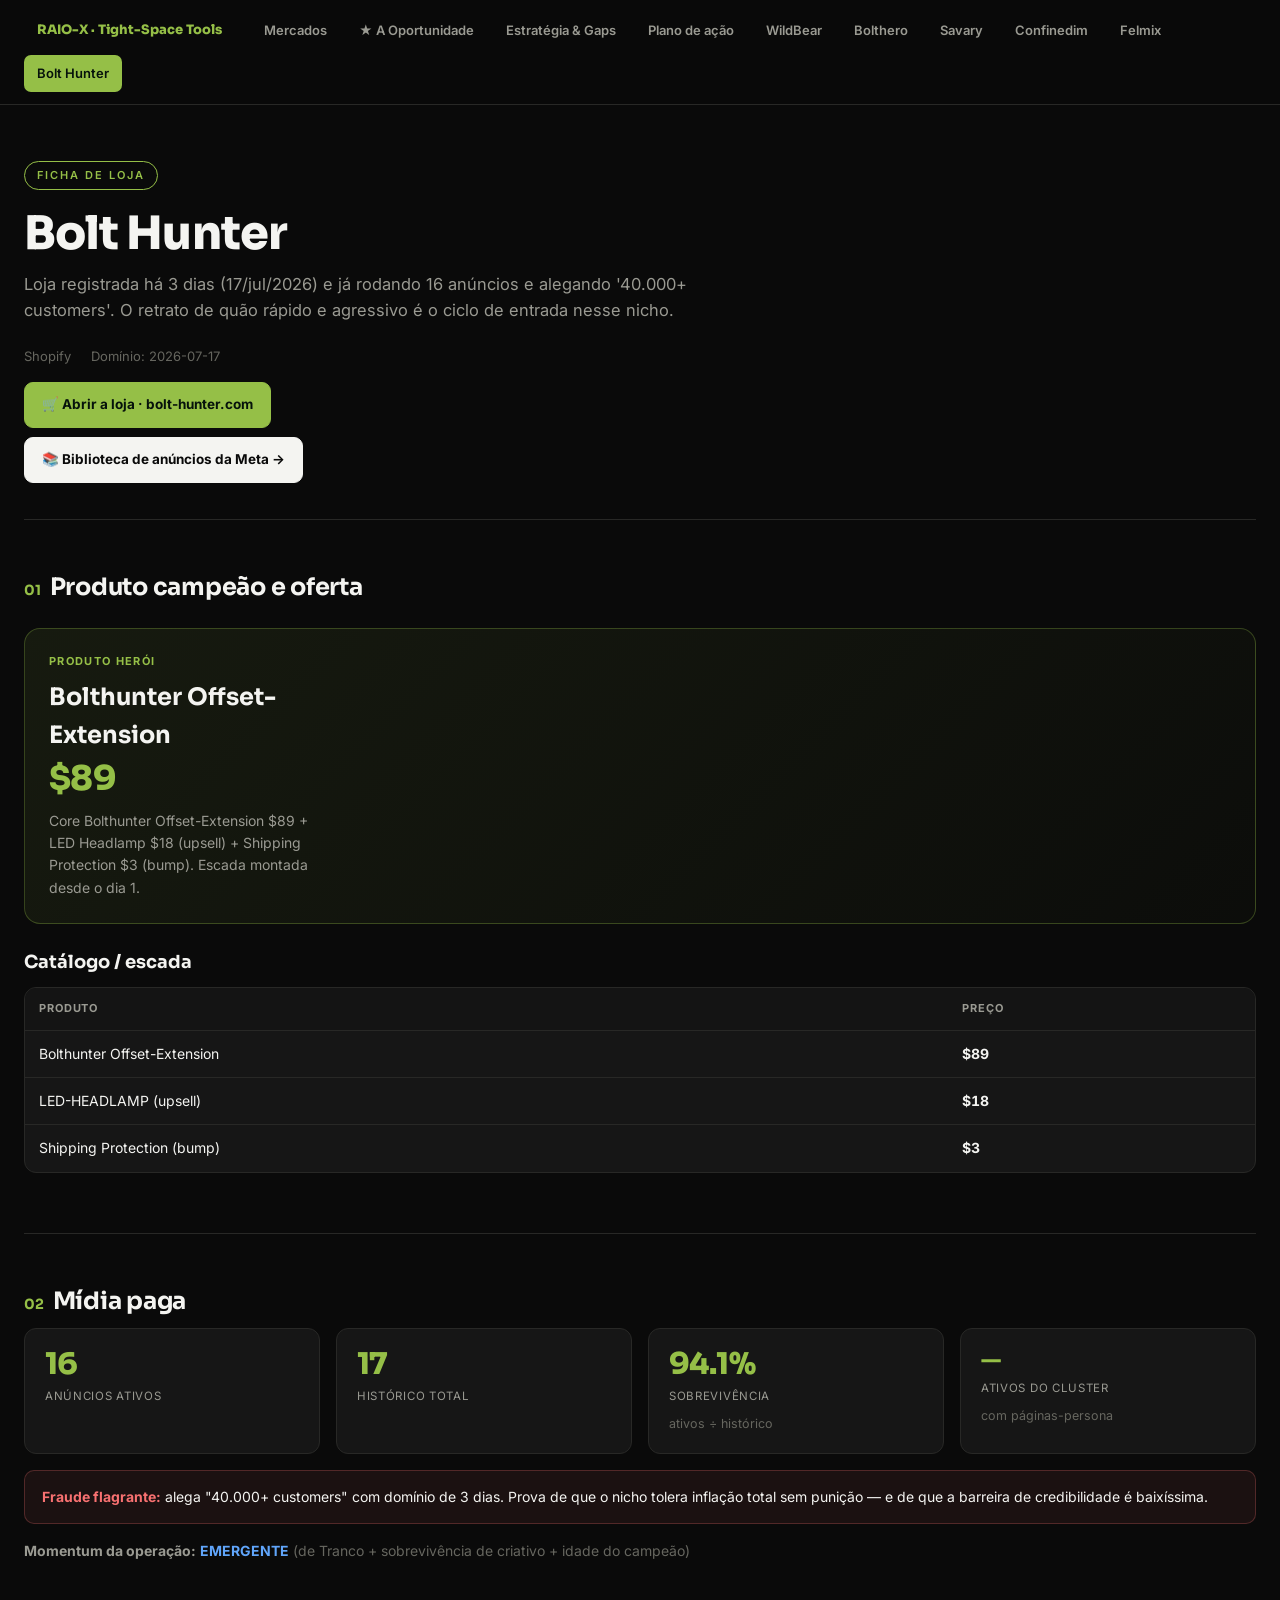
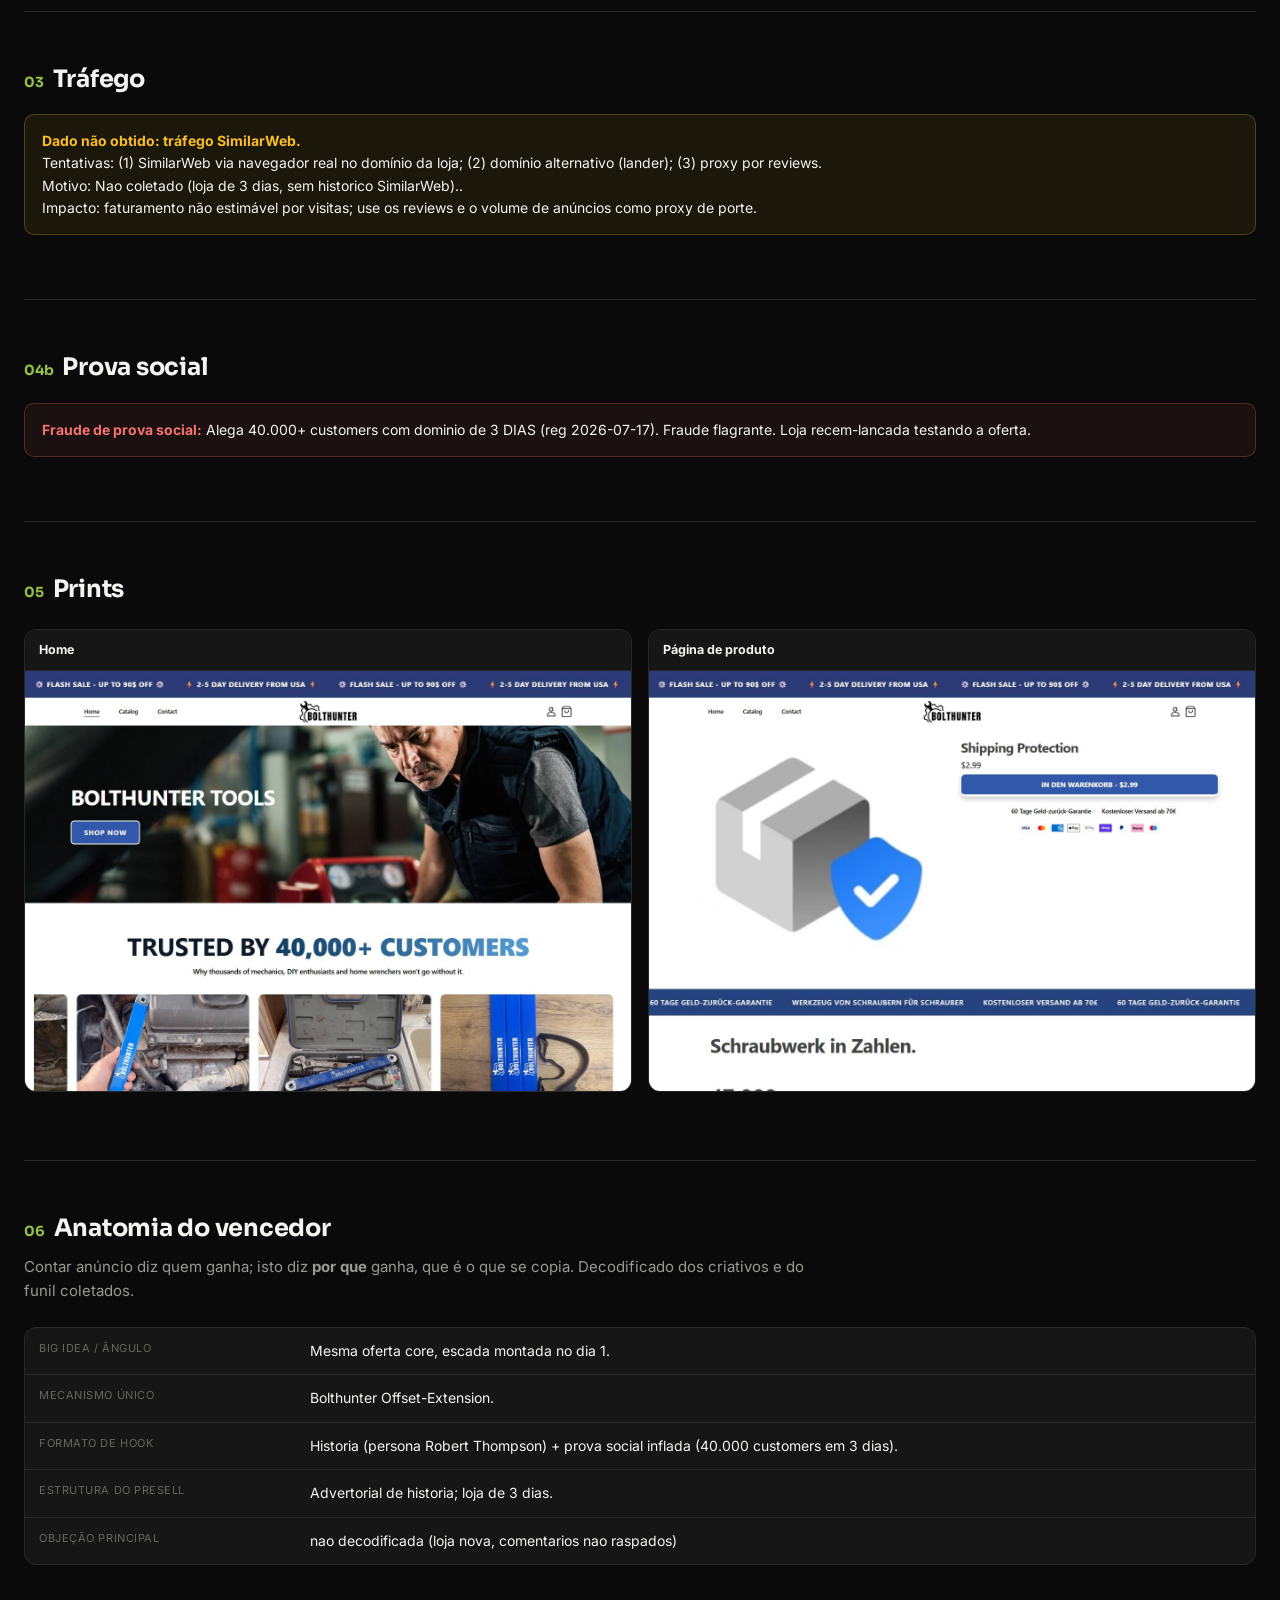
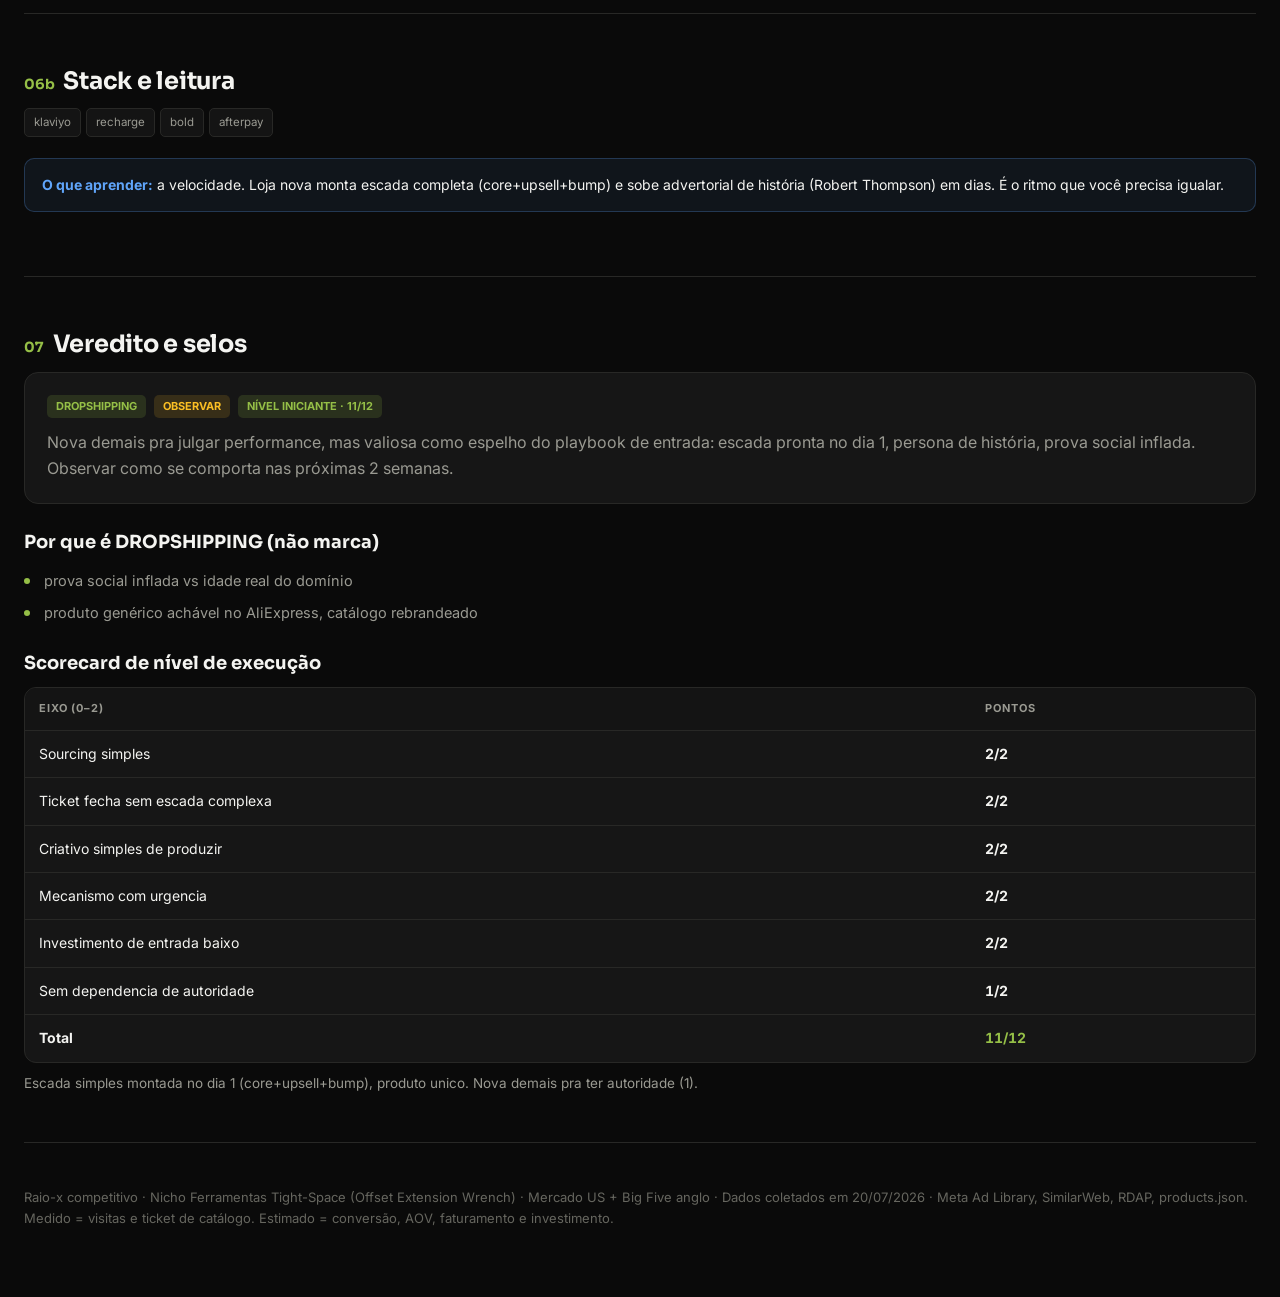
<file: loja-bolthunter.html>
<!doctype html><html lang="pt-BR"><head><meta charset="utf-8">
<meta name="viewport" content="width=device-width,initial-scale=1">
<title>Bolt Hunter · Raio-x</title><link rel="stylesheet" href="estilo.css"></head><body><div class="nav"><div class="wrap"><a class="home" href="index.html">RAIO-X · Tight-Space Tools</a><a class="" href="mercados.html">Mercados</a><a class="" href="oportunidade.html">★ A Oportunidade</a><a class="" href="estrategia.html">Estratégia & Gaps</a><a class="" href="plano-de-acao.html">Plano de ação</a><a class="" href="loja-wildbear.html">WildBear</a><a class="" href="loja-bolthero.html">Bolthero</a><a class="" href="loja-savary.html">Savary</a><a class="" href="loja-confinedim.html">Confinedim</a><a class="" href="loja-felmix.html">Felmix</a><a class="on" href="loja-bolthunter.html">Bolt Hunter</a></div></div><div class="wrap">
<header>
<span class="tag">Ficha de loja</span>
<h1>Bolt Hunter</h1>
<p class="sub">Loja registrada há 3 dias (17/jul/2026) e já rodando 16 anúncios e alegando '40.000+ customers'. O retrato de quão rápido e agressivo é o ciclo de entrada nesse nicho.</p>
<div class="meta"><span>Shopify</span><span>Domínio: 2026-07-17</span></div>
<div class="toplinks"><a class="adlib store" href="https://bolt-hunter.com" target="_blank">🛒 Abrir a loja · bolt-hunter.com</a><a class="adlib" href="https://www.facebook.com/ads/library/?active_status=all&ad_type=all&country=ALL&view_all_page_id=860939407096361" target="_blank">📚 Biblioteca de anúncios da Meta →</a></div>
</header>

<section>
<h2><span class="n">01</span>Produto campeão e oferta</h2>
<div class="hero-prod">
<div><div class="r">Produto herói</div><h3>Bolthunter Offset-Extension</h3>
<div class="preco">$89</div>
<p style="color:var(--dim);margin-top:12px;font-size:14px">Core Bolthunter Offset-Extension $89 + LED Headlamp $18 (upsell) + Shipping Protection $3 (bump). Escada montada desde o dia 1.</p></div>
</div>
<h3>Catálogo / escada</h3>
<div class="tblwrap"><table><thead><tr><th>Produto</th><th>Preço</th></tr></thead><tbody>
<tr><td>Bolthunter Offset-Extension</td><td class="num">$89</td></tr>
<tr><td>LED-HEADLAMP (upsell)</td><td class="num">$18</td></tr>
<tr><td>Shipping Protection (bump)</td><td class="num">$3</td></tr>
</tbody></table></div>
<p style="color:var(--dim);font-size:14px;margin-top:12px"></p>
</section>

<section>
<h2><span class="n">02</span>Mídia paga</h2>
<div class="grid g4">
<div class="stat"><div class="v">16</div><div class="l">anúncios ativos</div></div>
<div class="stat"><div class="v">17</div><div class="l">histórico total</div></div>
<div class="stat"><div class="v">94.1%</div><div class="l">sobrevivência</div><div class="d">ativos ÷ histórico</div></div>
<div class="stat"><div class="v sm">—</div><div class="l">ativos do cluster</div><div class="d">com páginas-persona</div></div>
</div>

<div class="danger note"><b>Fraude flagrante:</b> alega "40.000+ customers" com domínio de 3 dias. Prova de que o nicho tolera inflação total sem punição — e de que a barreira de credibilidade é baixíssima.</div>
<p style="color:var(--dim);font-size:14px;margin-top:12px"><b>Momentum da operação:</b> <span style="color:var(--info);font-weight:700;text-transform:uppercase">emergente</span> <span style="color:var(--dim2)">(de Tranco + sobrevivência de criativo + idade do campeão)</span></p>
</section>

<section>
<h2><span class="n">03</span>Tráfego</h2>
<div class="note"><b>Dado não obtido: tráfego SimilarWeb.</b><br>Tentativas: (1) SimilarWeb via navegador real no domínio da loja; (2) domínio alternativo (lander); (3) proxy por reviews.<br>Motivo: Nao coletado (loja de 3 dias, sem historico SimilarWeb)..<br>Impacto: faturamento não estimável por visitas; use os reviews e o volume de anúncios como proxy de porte.</div>
</section>
<section><h2><span class="n">04b</span>Prova social</h2><div class="danger note"><b>Fraude de prova social:</b> Alega 40.000+ customers com dominio de 3 DIAS (reg 2026-07-17). Fraude flagrante. Loja recem-lancada testando a oferta.</div></section><section><h2><span class="n">05</span>Prints</h2><div class="shots"><div class="shot"><div class="cap"><b>Home</b></div><div class="frame"><img src="prints/bolthunter-home.jpg" alt="Home"></div></div><div class="shot"><div class="cap"><b>Página de produto</b></div><div class="frame"><img src="prints/bolthunter-pdp.jpg" alt="Página de produto"></div></div></div></section><section><h2><span class="n">06</span>Anatomia do vencedor</h2><p class="lead">Contar anúncio diz quem ganha; isto diz <b>por que</b> ganha, que é o que se copia. Decodificado dos criativos e do funil coletados.</p><div class="tblwrap"><table><tbody><tr><td style="white-space:nowrap;color:var(--dim2);text-transform:uppercase;font-size:11px;letter-spacing:.05em">Big idea / ângulo</td><td>Mesma oferta core, escada montada no dia 1.</td></tr><tr><td style="white-space:nowrap;color:var(--dim2);text-transform:uppercase;font-size:11px;letter-spacing:.05em">Mecanismo único</td><td>Bolthunter Offset-Extension.</td></tr><tr><td style="white-space:nowrap;color:var(--dim2);text-transform:uppercase;font-size:11px;letter-spacing:.05em">Formato de hook</td><td>Historia (persona Robert Thompson) + prova social inflada (40.000 customers em 3 dias).</td></tr><tr><td style="white-space:nowrap;color:var(--dim2);text-transform:uppercase;font-size:11px;letter-spacing:.05em">Estrutura do presell</td><td>Advertorial de historia; loja de 3 dias.</td></tr><tr><td style="white-space:nowrap;color:var(--dim2);text-transform:uppercase;font-size:11px;letter-spacing:.05em">Objeção principal</td><td>nao decodificada (loja nova, comentarios nao raspados)</td></tr></tbody></table></div></section>
<section>
<h2><span class="n">06b</span>Stack e leitura</h2>
<div class="chips"><span class="">klaviyo</span><span class="">recharge</span><span class="">bold</span><span class="">afterpay</span></div>
<p style="color:var(--dim);font-size:14px;margin-top:12px"></p>
<div class="info note"><b>O que aprender:</b> a velocidade. Loja nova monta escada completa (core+upsell+bump) e sobe advertorial de história (Robert Thompson) em dias. É o ritmo que você precisa igualar.</div>
</section>

<section>
<h2><span class="n">07</span>Veredito e selos</h2>
<div class="card">
<div style="display:flex;gap:8px;flex-wrap:wrap;margin-bottom:12px"><span class="pill p-a">DROPSHIPPING</span><span class="pill p-b">OBSERVAR</span><span class="pill p-a">NÍVEL INICIANTE · 11/12</span></div>
<p style="color:var(--dim)">Nova demais pra julgar performance, mas valiosa como espelho do playbook de entrada: escada pronta no dia 1, persona de história, prova social inflada. Observar como se comporta nas próximas 2 semanas.</p>
</div>
<h3>Por que é DROPSHIPPING (não marca)</h3>
<ul class="cl"><li>prova social inflada vs idade real do domínio</li><li>produto genérico achável no AliExpress, catálogo rebrandeado</li></ul>
<h3>Scorecard de nível de execução</h3><div class="tblwrap"><table><thead><tr><th>Eixo (0–2)</th><th>Pontos</th></tr></thead><tbody><tr><td>Sourcing simples</td><td class="num">2/2</td></tr><tr><td>Ticket fecha sem escada complexa</td><td class="num">2/2</td></tr><tr><td>Criativo simples de produzir</td><td class="num">2/2</td></tr><tr><td>Mecanismo com urgencia</td><td class="num">2/2</td></tr><tr><td>Investimento de entrada baixo</td><td class="num">2/2</td></tr><tr><td>Sem dependencia de autoridade</td><td class="num">1/2</td></tr><tr><td><b>Total</b></td><td class="num up"><b>11/12</b></td></tr></tbody></table></div><p style="color:var(--dim);font-size:13.5px;margin-top:10px">Escada simples montada no dia 1 (core+upsell+bump), produto unico. Nova demais pra ter autoridade (1).</p>
</section>
</div><footer><div class="wrap">Raio-x competitivo · Nicho Ferramentas Tight-Space (Offset Extension Wrench) · Mercado US + Big Five anglo · Dados coletados em 20/07/2026 · Meta Ad Library, SimilarWeb, RDAP, products.json. Medido = visitas e ticket de catálogo. Estimado = conversão, AOV, faturamento e investimento.</div></footer></body></html>
</file>
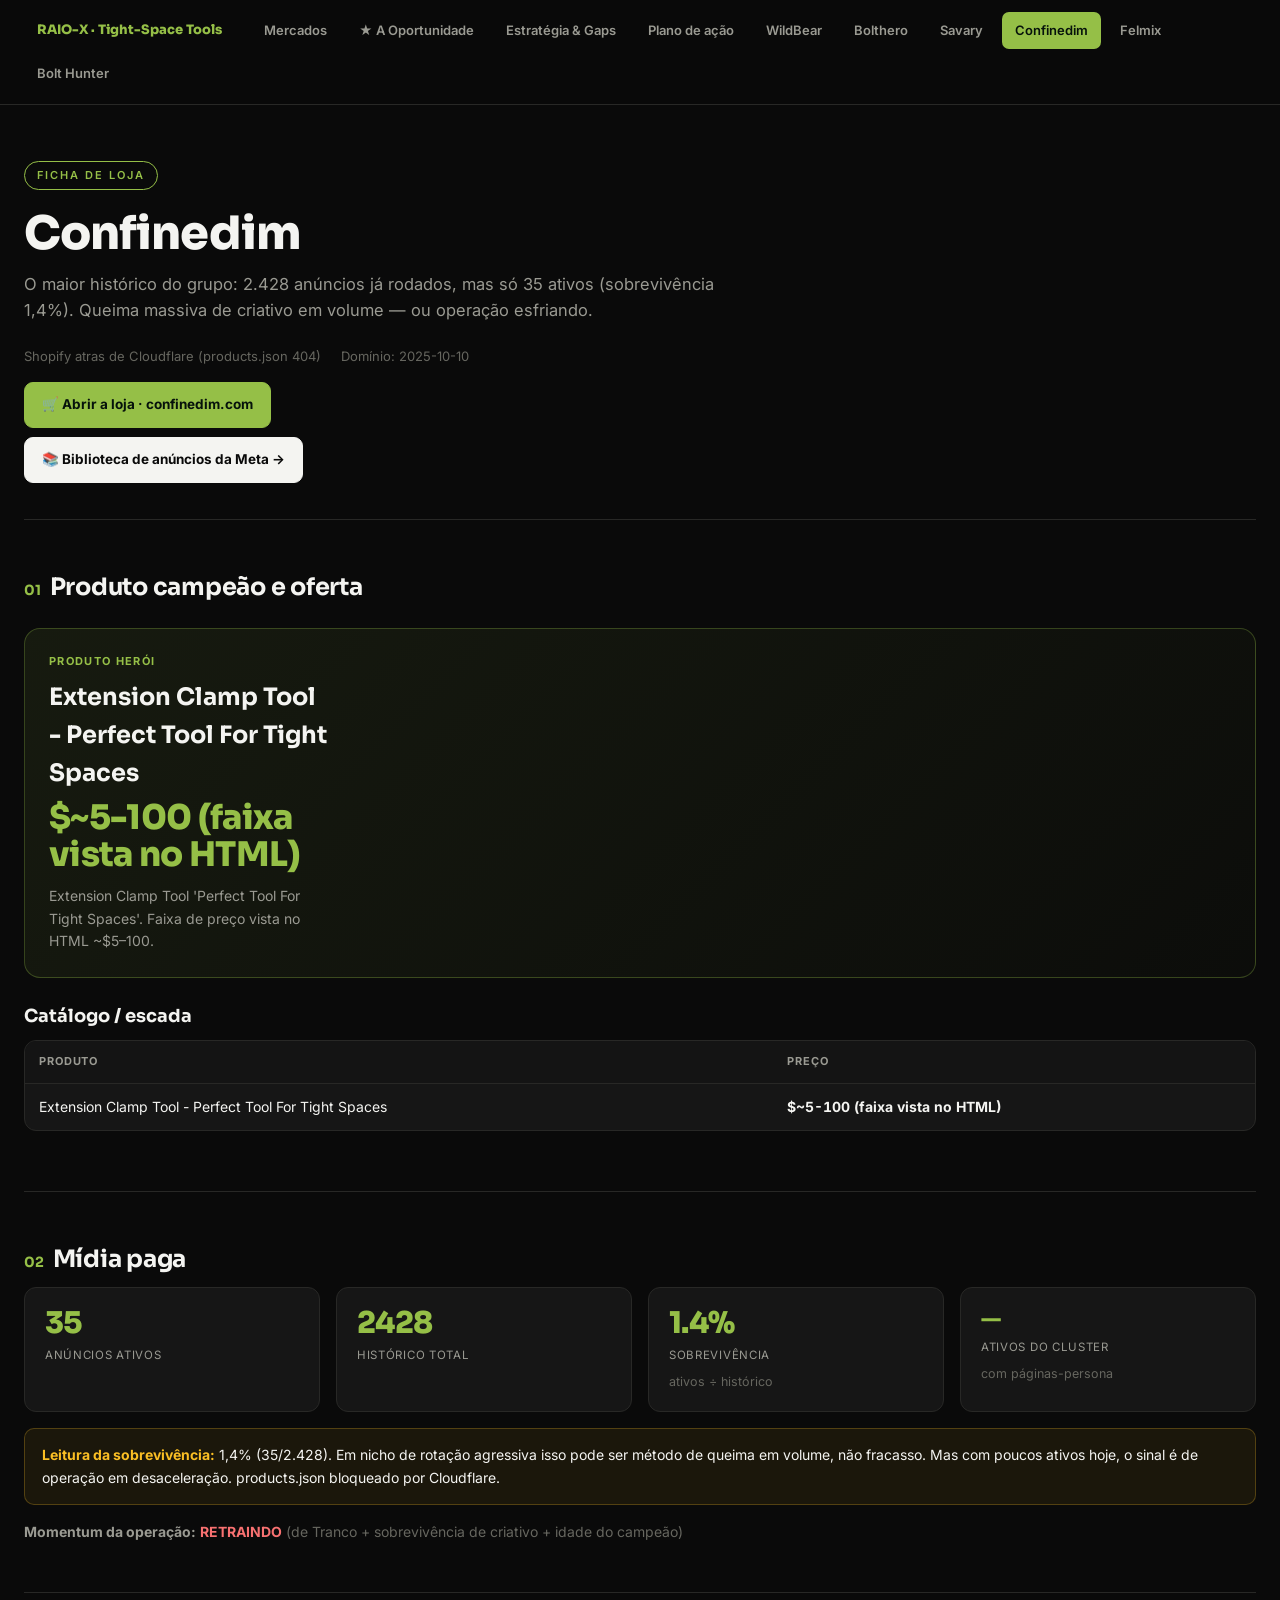
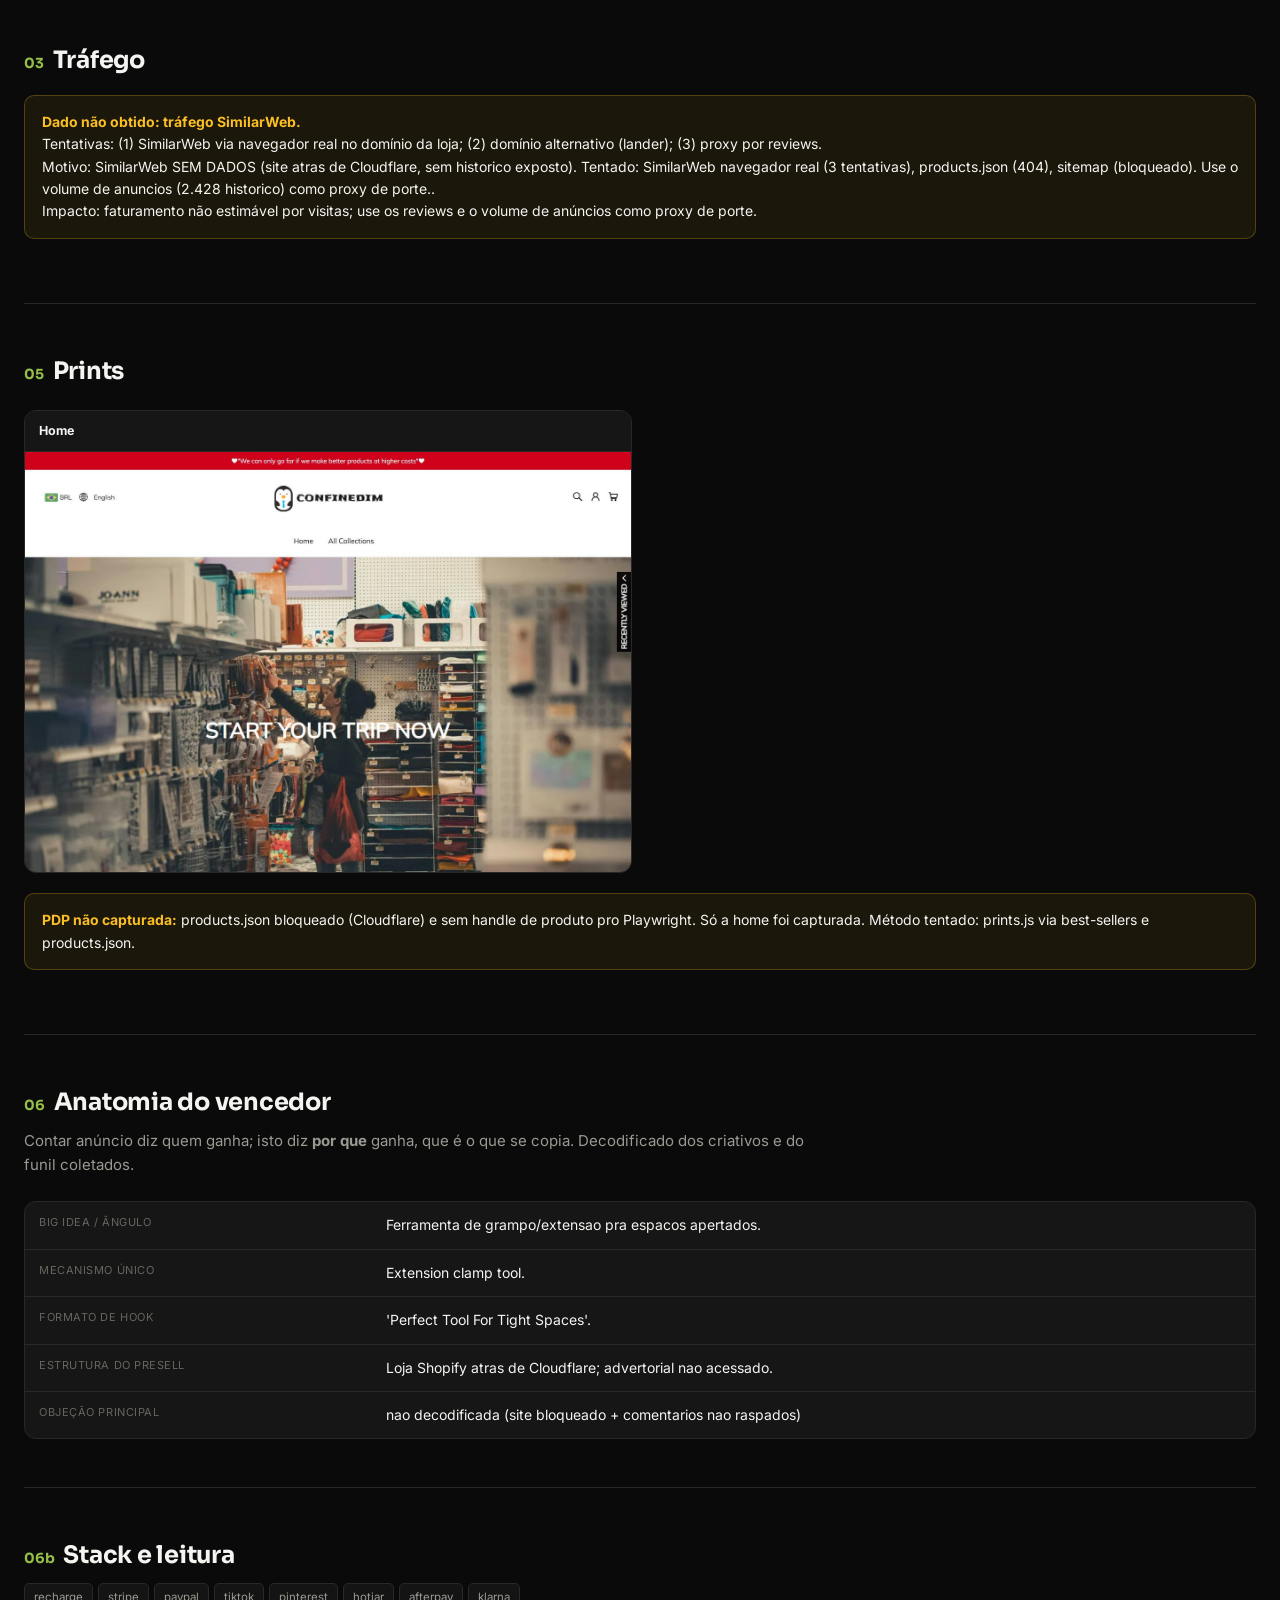
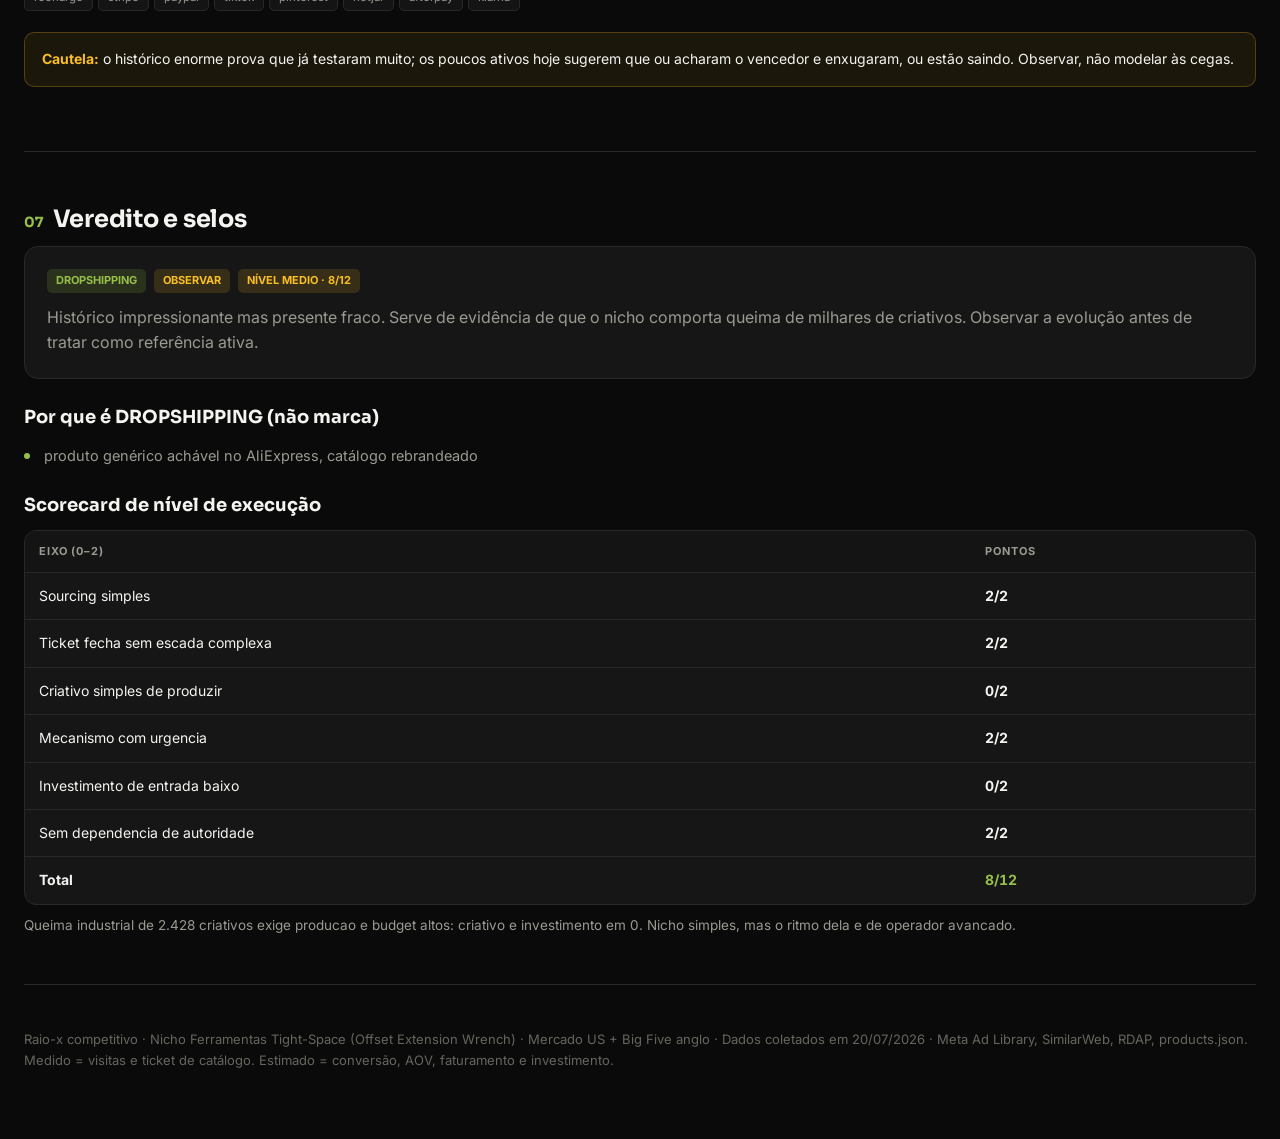
<file: loja-confinedim.html>
<!doctype html><html lang="pt-BR"><head><meta charset="utf-8">
<meta name="viewport" content="width=device-width,initial-scale=1">
<title>Confinedim · Raio-x</title><link rel="stylesheet" href="estilo.css"></head><body><div class="nav"><div class="wrap"><a class="home" href="index.html">RAIO-X · Tight-Space Tools</a><a class="" href="mercados.html">Mercados</a><a class="" href="oportunidade.html">★ A Oportunidade</a><a class="" href="estrategia.html">Estratégia & Gaps</a><a class="" href="plano-de-acao.html">Plano de ação</a><a class="" href="loja-wildbear.html">WildBear</a><a class="" href="loja-bolthero.html">Bolthero</a><a class="" href="loja-savary.html">Savary</a><a class="on" href="loja-confinedim.html">Confinedim</a><a class="" href="loja-felmix.html">Felmix</a><a class="" href="loja-bolthunter.html">Bolt Hunter</a></div></div><div class="wrap">
<header>
<span class="tag">Ficha de loja</span>
<h1>Confinedim</h1>
<p class="sub">O maior histórico do grupo: 2.428 anúncios já rodados, mas só 35 ativos (sobrevivência 1,4%). Queima massiva de criativo em volume — ou operação esfriando.</p>
<div class="meta"><span>Shopify atras de Cloudflare (products.json 404)</span><span>Domínio: 2025-10-10</span></div>
<div class="toplinks"><a class="adlib store" href="https://confinedim.com" target="_blank">🛒 Abrir a loja · confinedim.com</a><a class="adlib" href="https://www.facebook.com/ads/library/?active_status=all&ad_type=all&country=ALL&view_all_page_id=871418609379460" target="_blank">📚 Biblioteca de anúncios da Meta →</a></div>
</header>

<section>
<h2><span class="n">01</span>Produto campeão e oferta</h2>
<div class="hero-prod">
<div><div class="r">Produto herói</div><h3>Extension Clamp Tool - Perfect Tool For Tight Spaces</h3>
<div class="preco">$~5-100 (faixa vista no HTML)</div>
<p style="color:var(--dim);margin-top:12px;font-size:14px">Extension Clamp Tool 'Perfect Tool For Tight Spaces'. Faixa de preço vista no HTML ~$5–100.</p></div>
</div>
<h3>Catálogo / escada</h3>
<div class="tblwrap"><table><thead><tr><th>Produto</th><th>Preço</th></tr></thead><tbody>
<tr><td>Extension Clamp Tool - Perfect Tool For Tight Spaces</td><td class="num">$~5-100 (faixa vista no HTML)</td></tr>
</tbody></table></div>
<p style="color:var(--dim);font-size:14px;margin-top:12px"></p>
</section>

<section>
<h2><span class="n">02</span>Mídia paga</h2>
<div class="grid g4">
<div class="stat"><div class="v">35</div><div class="l">anúncios ativos</div></div>
<div class="stat"><div class="v">2428</div><div class="l">histórico total</div></div>
<div class="stat"><div class="v">1.4%</div><div class="l">sobrevivência</div><div class="d">ativos ÷ histórico</div></div>
<div class="stat"><div class="v sm">—</div><div class="l">ativos do cluster</div><div class="d">com páginas-persona</div></div>
</div>

<div class="note"><b>Leitura da sobrevivência:</b> 1,4% (35/2.428). Em nicho de rotação agressiva isso pode ser método de queima em volume, não fracasso. Mas com poucos ativos hoje, o sinal é de operação em desaceleração. products.json bloqueado por Cloudflare.</div>
<p style="color:var(--dim);font-size:14px;margin-top:12px"><b>Momentum da operação:</b> <span style="color:var(--bad);font-weight:700;text-transform:uppercase">retraindo</span> <span style="color:var(--dim2)">(de Tranco + sobrevivência de criativo + idade do campeão)</span></p>
</section>

<section>
<h2><span class="n">03</span>Tráfego</h2>
<div class="note"><b>Dado não obtido: tráfego SimilarWeb.</b><br>Tentativas: (1) SimilarWeb via navegador real no domínio da loja; (2) domínio alternativo (lander); (3) proxy por reviews.<br>Motivo: SimilarWeb SEM DADOS (site atras de Cloudflare, sem historico exposto). Tentado: SimilarWeb navegador real (3 tentativas), products.json (404), sitemap (bloqueado). Use o volume de anuncios (2.428 historico) como proxy de porte..<br>Impacto: faturamento não estimável por visitas; use os reviews e o volume de anúncios como proxy de porte.</div>
</section>
<section><h2><span class="n">05</span>Prints</h2><div class="shots"><div class="shot"><div class="cap"><b>Home</b></div><div class="frame"><img src="prints/confinedim-home.jpg" alt="Home"></div></div></div><div class="note"><b>PDP não capturada:</b> products.json bloqueado (Cloudflare) e sem handle de produto pro Playwright. Só a home foi capturada. Método tentado: prints.js via best-sellers e products.json.</div></section><section><h2><span class="n">06</span>Anatomia do vencedor</h2><p class="lead">Contar anúncio diz quem ganha; isto diz <b>por que</b> ganha, que é o que se copia. Decodificado dos criativos e do funil coletados.</p><div class="tblwrap"><table><tbody><tr><td style="white-space:nowrap;color:var(--dim2);text-transform:uppercase;font-size:11px;letter-spacing:.05em">Big idea / ângulo</td><td>Ferramenta de grampo/extensao pra espacos apertados.</td></tr><tr><td style="white-space:nowrap;color:var(--dim2);text-transform:uppercase;font-size:11px;letter-spacing:.05em">Mecanismo único</td><td>Extension clamp tool.</td></tr><tr><td style="white-space:nowrap;color:var(--dim2);text-transform:uppercase;font-size:11px;letter-spacing:.05em">Formato de hook</td><td>'Perfect Tool For Tight Spaces'.</td></tr><tr><td style="white-space:nowrap;color:var(--dim2);text-transform:uppercase;font-size:11px;letter-spacing:.05em">Estrutura do presell</td><td>Loja Shopify atras de Cloudflare; advertorial nao acessado.</td></tr><tr><td style="white-space:nowrap;color:var(--dim2);text-transform:uppercase;font-size:11px;letter-spacing:.05em">Objeção principal</td><td>nao decodificada (site bloqueado + comentarios nao raspados)</td></tr></tbody></table></div></section>
<section>
<h2><span class="n">06b</span>Stack e leitura</h2>
<div class="chips"><span class="">recharge</span><span class="">stripe</span><span class="">paypal</span><span class="">tiktok</span><span class="">pinterest</span><span class="">hotjar</span><span class="">afterpay</span><span class="">klarna</span></div>
<p style="color:var(--dim);font-size:14px;margin-top:12px"></p>
<div class="note"><b>Cautela:</b> o histórico enorme prova que já testaram muito; os poucos ativos hoje sugerem que ou acharam o vencedor e enxugaram, ou estão saindo. Observar, não modelar às cegas.</div>
</section>

<section>
<h2><span class="n">07</span>Veredito e selos</h2>
<div class="card">
<div style="display:flex;gap:8px;flex-wrap:wrap;margin-bottom:12px"><span class="pill p-a">DROPSHIPPING</span><span class="pill p-b">OBSERVAR</span><span class="pill p-b">NÍVEL MEDIO · 8/12</span></div>
<p style="color:var(--dim)">Histórico impressionante mas presente fraco. Serve de evidência de que o nicho comporta queima de milhares de criativos. Observar a evolução antes de tratar como referência ativa.</p>
</div>
<h3>Por que é DROPSHIPPING (não marca)</h3>
<ul class="cl"><li>produto genérico achável no AliExpress, catálogo rebrandeado</li></ul>
<h3>Scorecard de nível de execução</h3><div class="tblwrap"><table><thead><tr><th>Eixo (0–2)</th><th>Pontos</th></tr></thead><tbody><tr><td>Sourcing simples</td><td class="num">2/2</td></tr><tr><td>Ticket fecha sem escada complexa</td><td class="num">2/2</td></tr><tr><td>Criativo simples de produzir</td><td class="num">0/2</td></tr><tr><td>Mecanismo com urgencia</td><td class="num">2/2</td></tr><tr><td>Investimento de entrada baixo</td><td class="num">0/2</td></tr><tr><td>Sem dependencia de autoridade</td><td class="num">2/2</td></tr><tr><td><b>Total</b></td><td class="num up"><b>8/12</b></td></tr></tbody></table></div><p style="color:var(--dim);font-size:13.5px;margin-top:10px">Queima industrial de 2.428 criativos exige producao e budget altos: criativo e investimento em 0. Nicho simples, mas o ritmo dela e de operador avancado.</p>
</section>
</div><footer><div class="wrap">Raio-x competitivo · Nicho Ferramentas Tight-Space (Offset Extension Wrench) · Mercado US + Big Five anglo · Dados coletados em 20/07/2026 · Meta Ad Library, SimilarWeb, RDAP, products.json. Medido = visitas e ticket de catálogo. Estimado = conversão, AOV, faturamento e investimento.</div></footer></body></html>
</file>
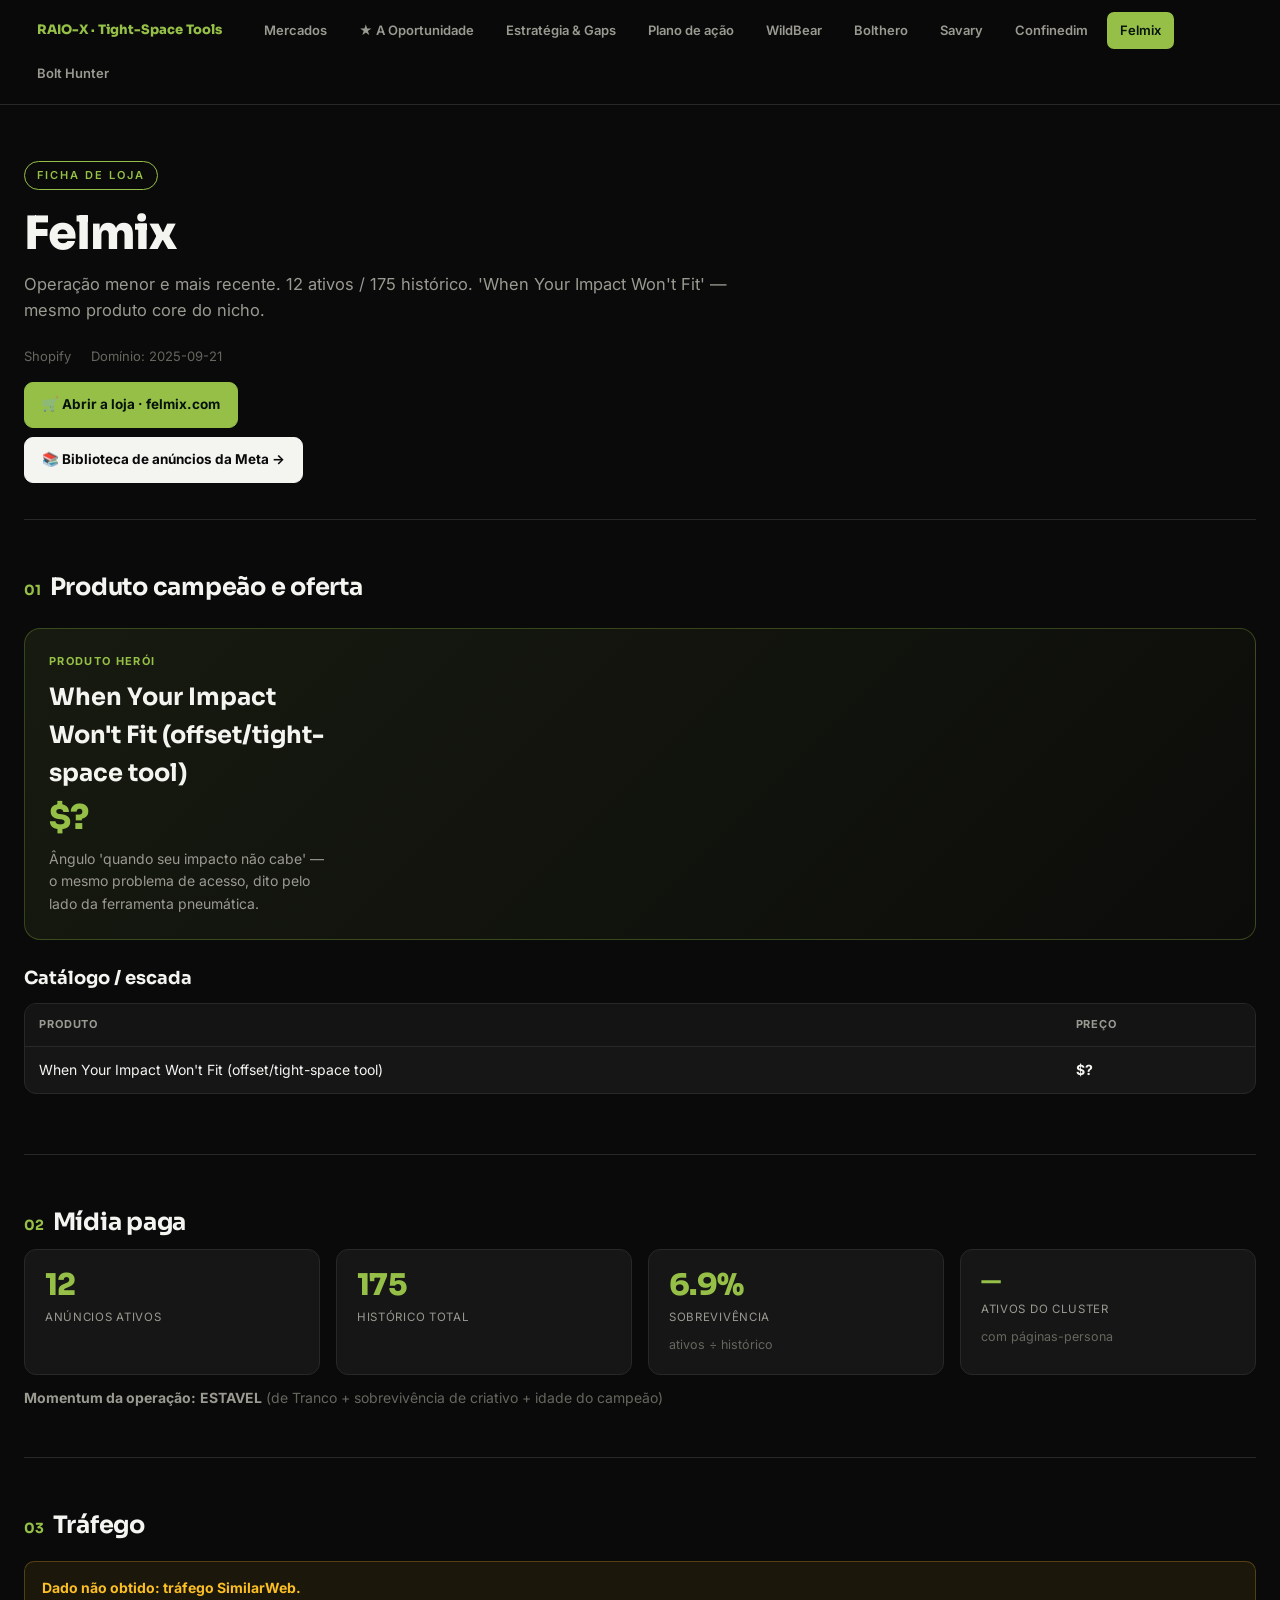
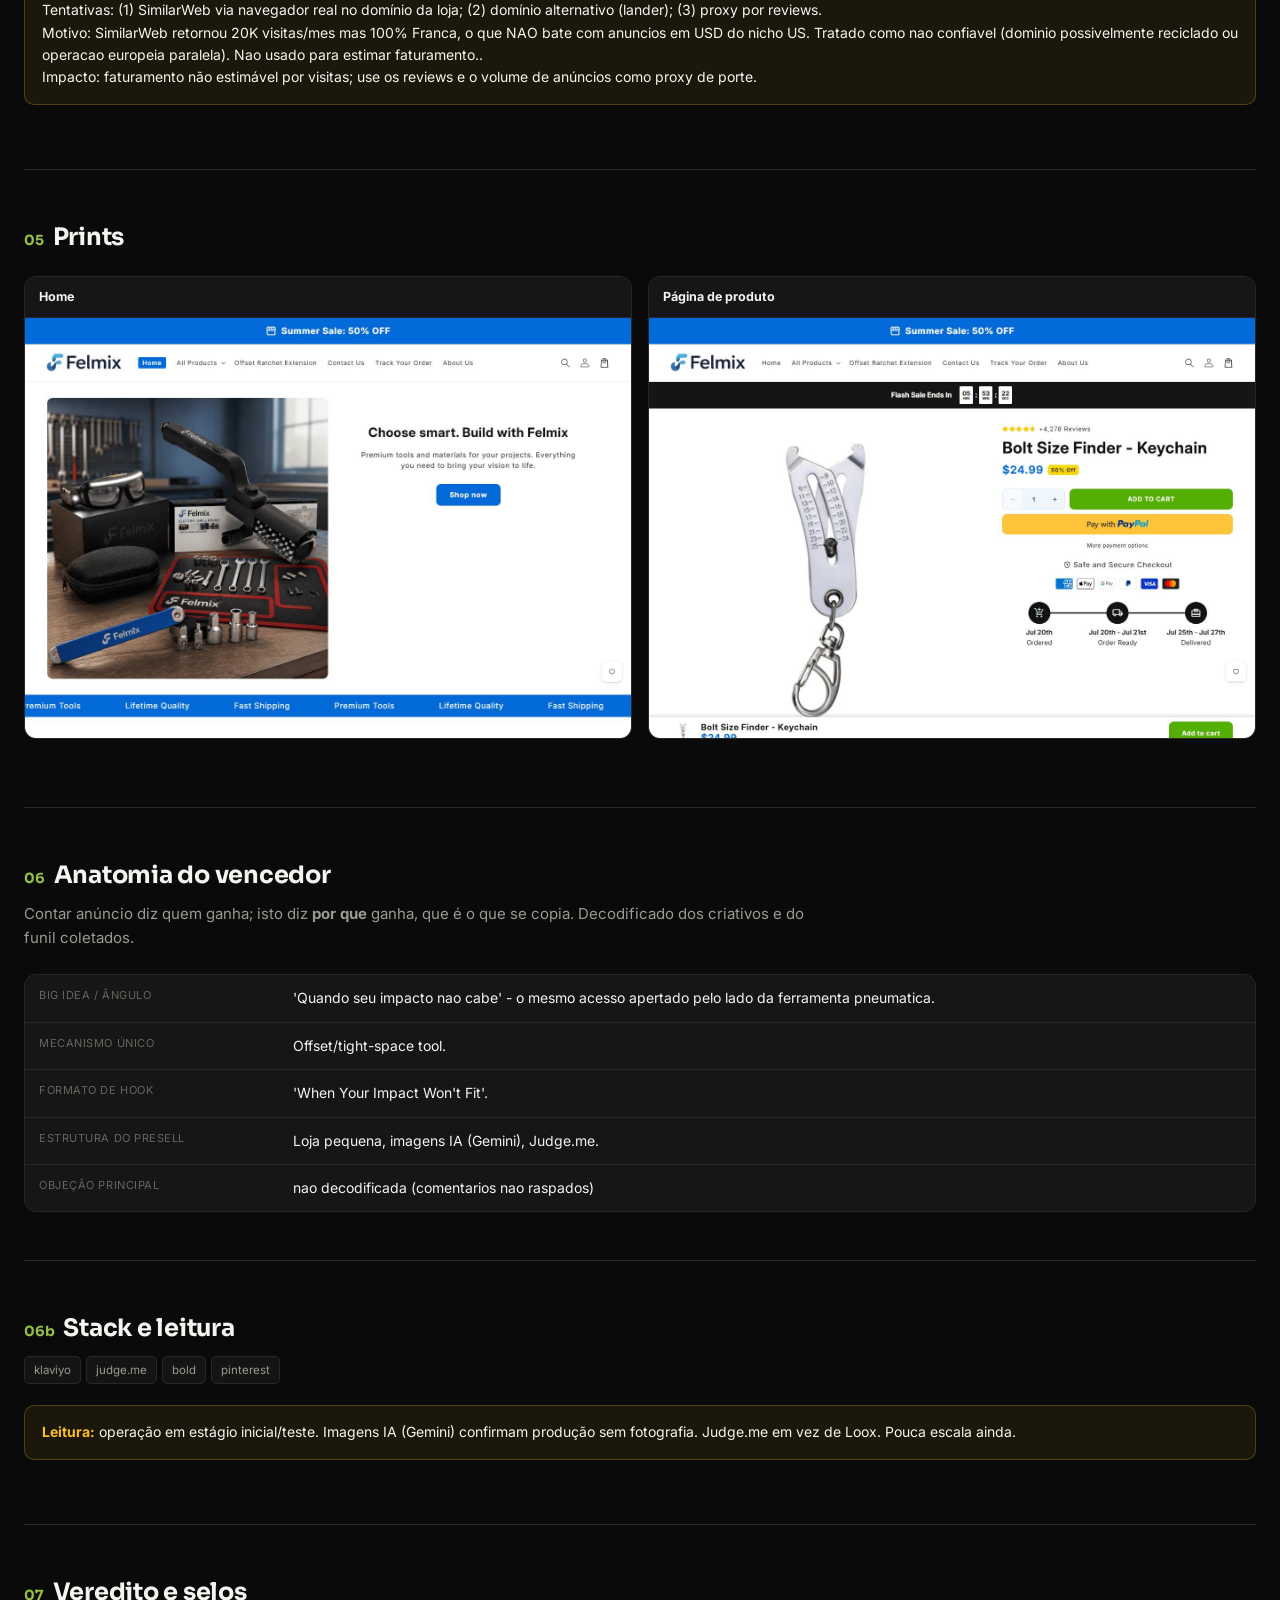
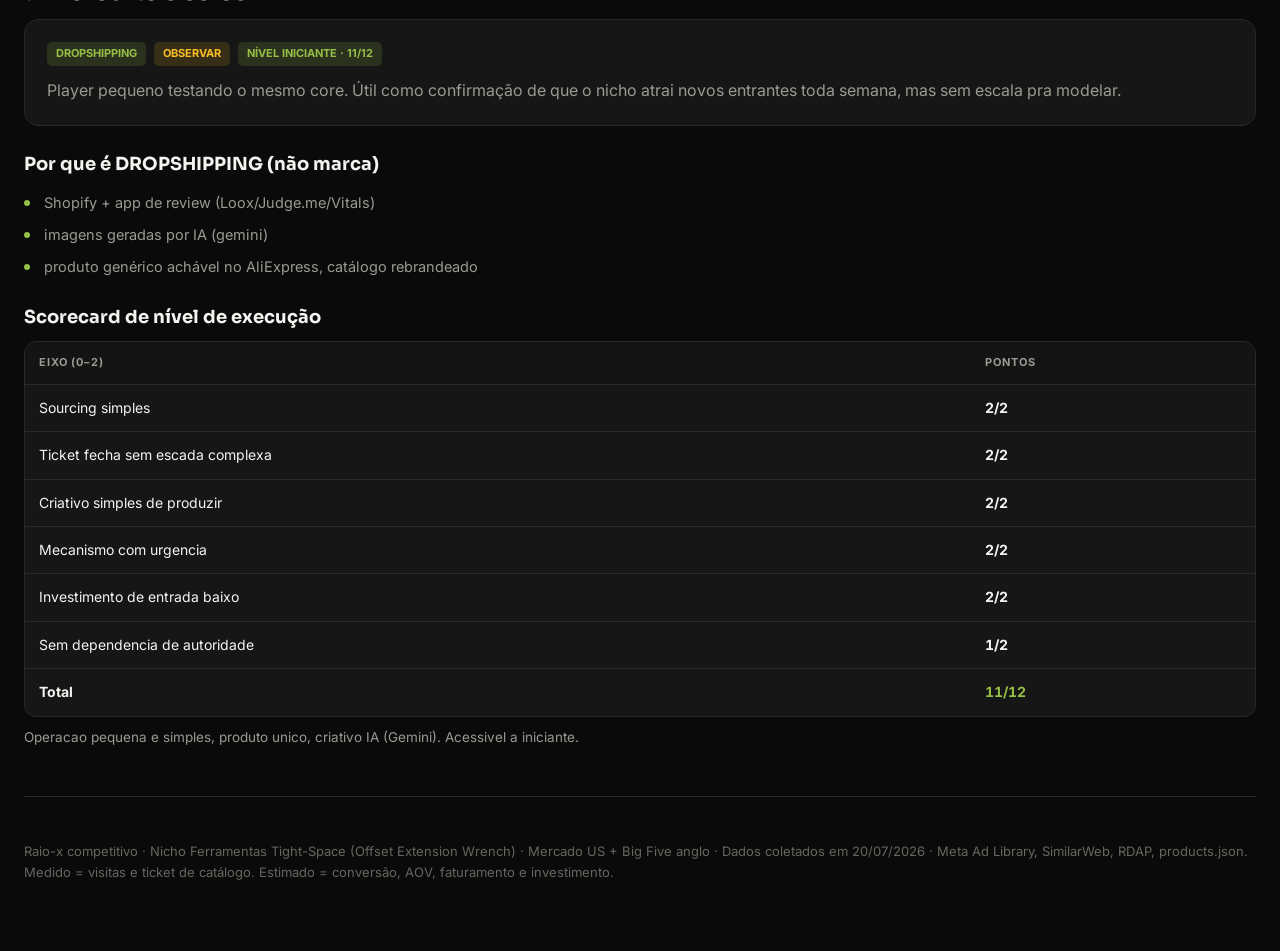
<file: loja-felmix.html>
<!doctype html><html lang="pt-BR"><head><meta charset="utf-8">
<meta name="viewport" content="width=device-width,initial-scale=1">
<title>Felmix · Raio-x</title><link rel="stylesheet" href="estilo.css"></head><body><div class="nav"><div class="wrap"><a class="home" href="index.html">RAIO-X · Tight-Space Tools</a><a class="" href="mercados.html">Mercados</a><a class="" href="oportunidade.html">★ A Oportunidade</a><a class="" href="estrategia.html">Estratégia & Gaps</a><a class="" href="plano-de-acao.html">Plano de ação</a><a class="" href="loja-wildbear.html">WildBear</a><a class="" href="loja-bolthero.html">Bolthero</a><a class="" href="loja-savary.html">Savary</a><a class="" href="loja-confinedim.html">Confinedim</a><a class="on" href="loja-felmix.html">Felmix</a><a class="" href="loja-bolthunter.html">Bolt Hunter</a></div></div><div class="wrap">
<header>
<span class="tag">Ficha de loja</span>
<h1>Felmix</h1>
<p class="sub">Operação menor e mais recente. 12 ativos / 175 histórico. 'When Your Impact Won't Fit' — mesmo produto core do nicho.</p>
<div class="meta"><span>Shopify</span><span>Domínio: 2025-09-21</span></div>
<div class="toplinks"><a class="adlib store" href="https://felmix.com" target="_blank">🛒 Abrir a loja · felmix.com</a><a class="adlib" href="https://www.facebook.com/ads/library/?active_status=all&ad_type=all&country=ALL&view_all_page_id=694480707084135" target="_blank">📚 Biblioteca de anúncios da Meta →</a></div>
</header>

<section>
<h2><span class="n">01</span>Produto campeão e oferta</h2>
<div class="hero-prod">
<div><div class="r">Produto herói</div><h3>When Your Impact Won't Fit (offset/tight-space tool)</h3>
<div class="preco">$?</div>
<p style="color:var(--dim);margin-top:12px;font-size:14px">Ângulo 'quando seu impacto não cabe' — o mesmo problema de acesso, dito pelo lado da ferramenta pneumática.</p></div>
</div>
<h3>Catálogo / escada</h3>
<div class="tblwrap"><table><thead><tr><th>Produto</th><th>Preço</th></tr></thead><tbody>
<tr><td>When Your Impact Won't Fit (offset/tight-space tool)</td><td class="num">$?</td></tr>
</tbody></table></div>
<p style="color:var(--dim);font-size:14px;margin-top:12px"></p>
</section>

<section>
<h2><span class="n">02</span>Mídia paga</h2>
<div class="grid g4">
<div class="stat"><div class="v">12</div><div class="l">anúncios ativos</div></div>
<div class="stat"><div class="v">175</div><div class="l">histórico total</div></div>
<div class="stat"><div class="v">6.9%</div><div class="l">sobrevivência</div><div class="d">ativos ÷ histórico</div></div>
<div class="stat"><div class="v sm">—</div><div class="l">ativos do cluster</div><div class="d">com páginas-persona</div></div>
</div>


<p style="color:var(--dim);font-size:14px;margin-top:12px"><b>Momentum da operação:</b> <span style="color:var(--dim);font-weight:700;text-transform:uppercase">estavel</span> <span style="color:var(--dim2)">(de Tranco + sobrevivência de criativo + idade do campeão)</span></p>
</section>

<section>
<h2><span class="n">03</span>Tráfego</h2>
<div class="note"><b>Dado não obtido: tráfego SimilarWeb.</b><br>Tentativas: (1) SimilarWeb via navegador real no domínio da loja; (2) domínio alternativo (lander); (3) proxy por reviews.<br>Motivo: SimilarWeb retornou 20K visitas/mes mas 100% Franca, o que NAO bate com anuncios em USD do nicho US. Tratado como nao confiavel (dominio possivelmente reciclado ou operacao europeia paralela). Nao usado para estimar faturamento..<br>Impacto: faturamento não estimável por visitas; use os reviews e o volume de anúncios como proxy de porte.</div>
</section>
<section><h2><span class="n">05</span>Prints</h2><div class="shots"><div class="shot"><div class="cap"><b>Home</b></div><div class="frame"><img src="prints/felmix-home.jpg" alt="Home"></div></div><div class="shot"><div class="cap"><b>Página de produto</b></div><div class="frame"><img src="prints/felmix-pdp.jpg" alt="Página de produto"></div></div></div></section><section><h2><span class="n">06</span>Anatomia do vencedor</h2><p class="lead">Contar anúncio diz quem ganha; isto diz <b>por que</b> ganha, que é o que se copia. Decodificado dos criativos e do funil coletados.</p><div class="tblwrap"><table><tbody><tr><td style="white-space:nowrap;color:var(--dim2);text-transform:uppercase;font-size:11px;letter-spacing:.05em">Big idea / ângulo</td><td>'Quando seu impacto nao cabe' - o mesmo acesso apertado pelo lado da ferramenta pneumatica.</td></tr><tr><td style="white-space:nowrap;color:var(--dim2);text-transform:uppercase;font-size:11px;letter-spacing:.05em">Mecanismo único</td><td>Offset/tight-space tool.</td></tr><tr><td style="white-space:nowrap;color:var(--dim2);text-transform:uppercase;font-size:11px;letter-spacing:.05em">Formato de hook</td><td>'When Your Impact Won't Fit'.</td></tr><tr><td style="white-space:nowrap;color:var(--dim2);text-transform:uppercase;font-size:11px;letter-spacing:.05em">Estrutura do presell</td><td>Loja pequena, imagens IA (Gemini), Judge.me.</td></tr><tr><td style="white-space:nowrap;color:var(--dim2);text-transform:uppercase;font-size:11px;letter-spacing:.05em">Objeção principal</td><td>nao decodificada (comentarios nao raspados)</td></tr></tbody></table></div></section>
<section>
<h2><span class="n">06b</span>Stack e leitura</h2>
<div class="chips"><span class="">klaviyo</span><span class="">judge.me</span><span class="">bold</span><span class="">pinterest</span></div>
<p style="color:var(--dim);font-size:14px;margin-top:12px"></p>
<div class="note"><b>Leitura:</b> operação em estágio inicial/teste. Imagens IA (Gemini) confirmam produção sem fotografia. Judge.me em vez de Loox. Pouca escala ainda.</div>
</section>

<section>
<h2><span class="n">07</span>Veredito e selos</h2>
<div class="card">
<div style="display:flex;gap:8px;flex-wrap:wrap;margin-bottom:12px"><span class="pill p-a">DROPSHIPPING</span><span class="pill p-b">OBSERVAR</span><span class="pill p-a">NÍVEL INICIANTE · 11/12</span></div>
<p style="color:var(--dim)">Player pequeno testando o mesmo core. Útil como confirmação de que o nicho atrai novos entrantes toda semana, mas sem escala pra modelar.</p>
</div>
<h3>Por que é DROPSHIPPING (não marca)</h3>
<ul class="cl"><li>Shopify + app de review (Loox/Judge.me/Vitals)</li><li>imagens geradas por IA (gemini)</li><li>produto genérico achável no AliExpress, catálogo rebrandeado</li></ul>
<h3>Scorecard de nível de execução</h3><div class="tblwrap"><table><thead><tr><th>Eixo (0–2)</th><th>Pontos</th></tr></thead><tbody><tr><td>Sourcing simples</td><td class="num">2/2</td></tr><tr><td>Ticket fecha sem escada complexa</td><td class="num">2/2</td></tr><tr><td>Criativo simples de produzir</td><td class="num">2/2</td></tr><tr><td>Mecanismo com urgencia</td><td class="num">2/2</td></tr><tr><td>Investimento de entrada baixo</td><td class="num">2/2</td></tr><tr><td>Sem dependencia de autoridade</td><td class="num">1/2</td></tr><tr><td><b>Total</b></td><td class="num up"><b>11/12</b></td></tr></tbody></table></div><p style="color:var(--dim);font-size:13.5px;margin-top:10px">Operacao pequena e simples, produto unico, criativo IA (Gemini). Acessivel a iniciante.</p>
</section>
</div><footer><div class="wrap">Raio-x competitivo · Nicho Ferramentas Tight-Space (Offset Extension Wrench) · Mercado US + Big Five anglo · Dados coletados em 20/07/2026 · Meta Ad Library, SimilarWeb, RDAP, products.json. Medido = visitas e ticket de catálogo. Estimado = conversão, AOV, faturamento e investimento.</div></footer></body></html>
</file>
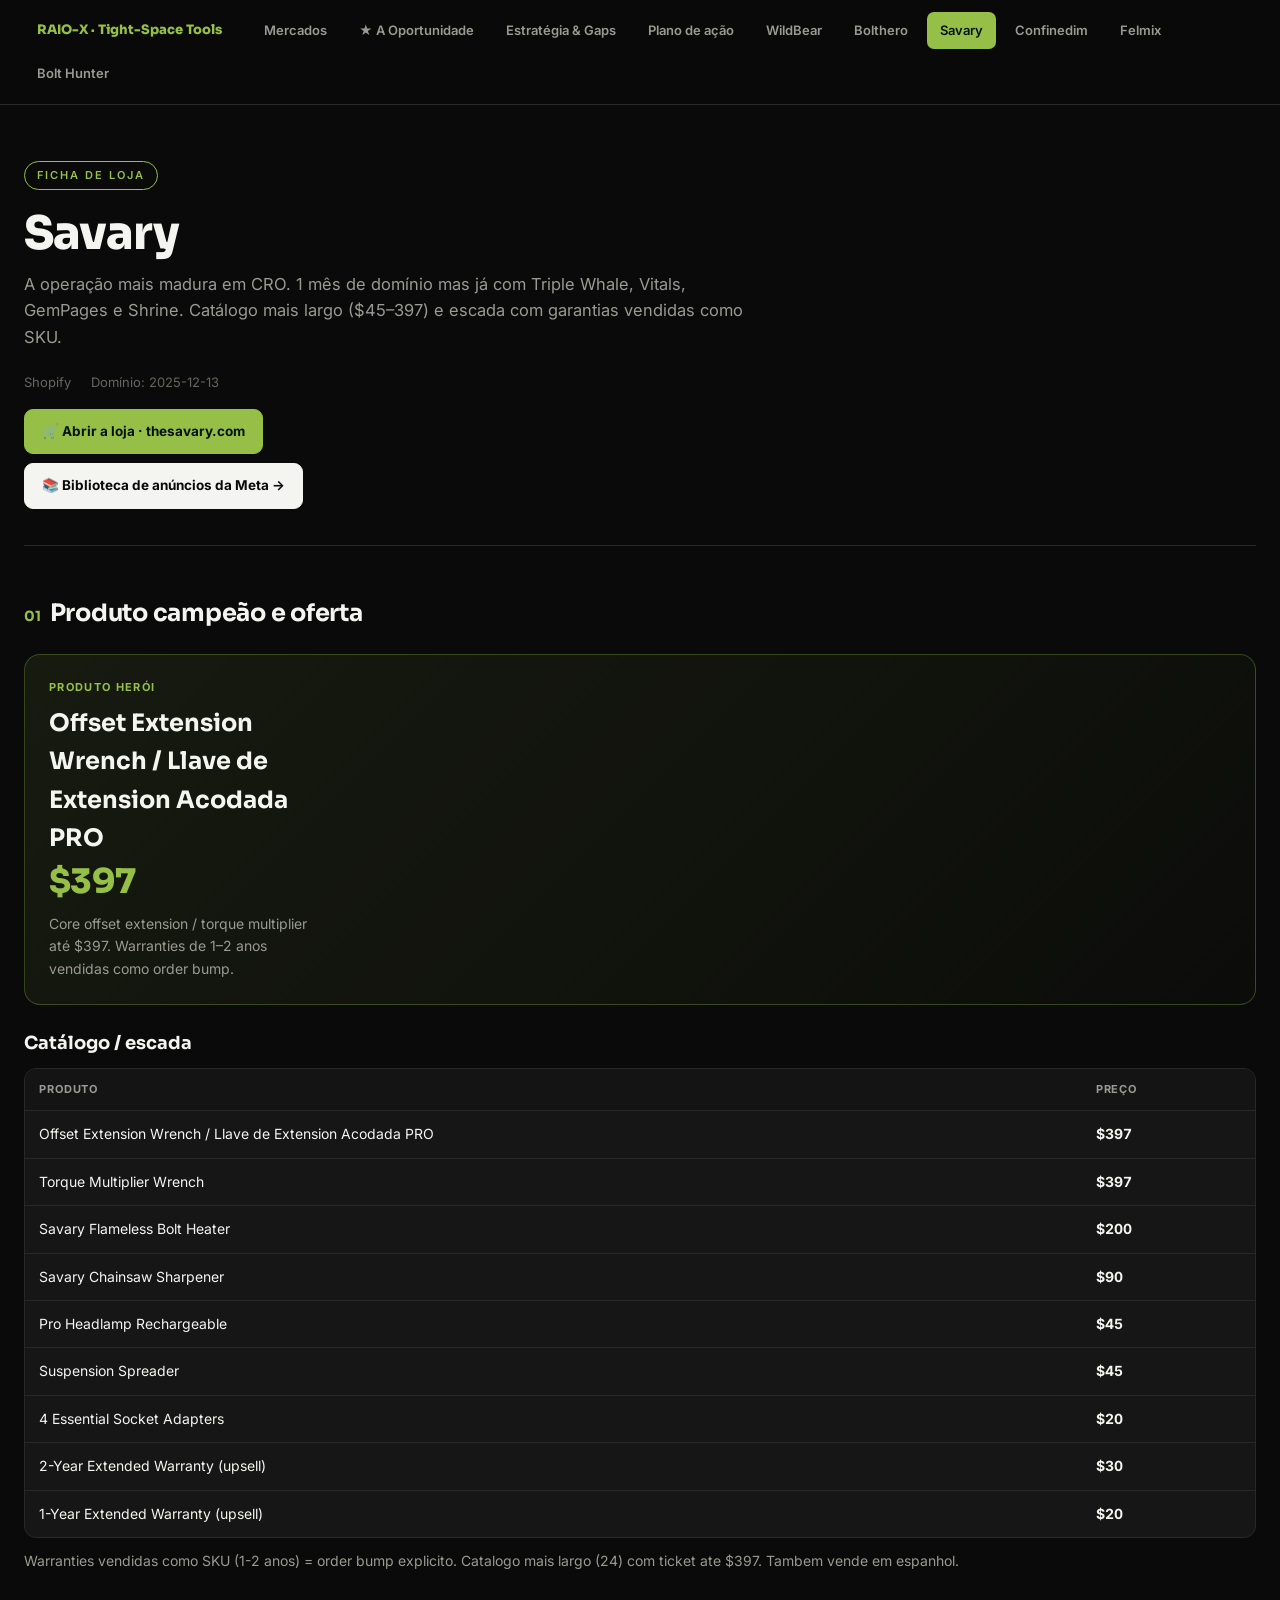
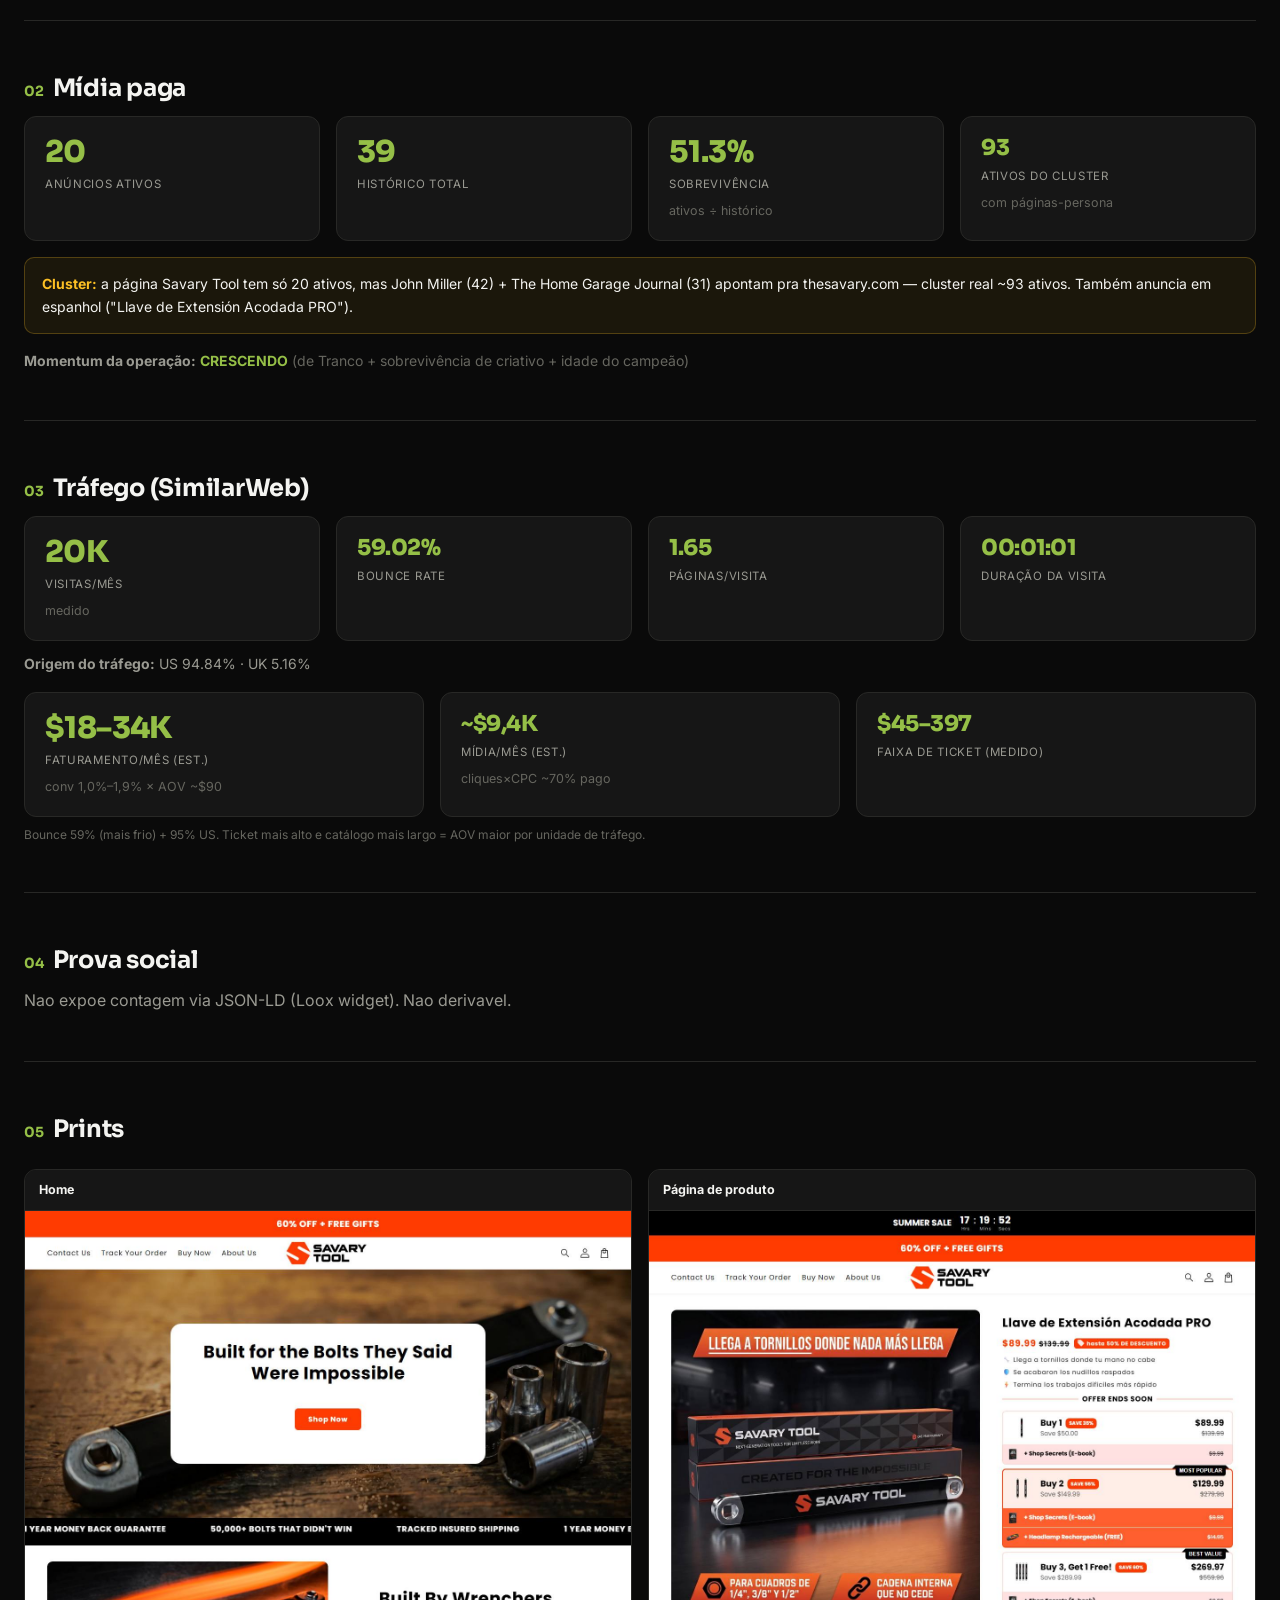
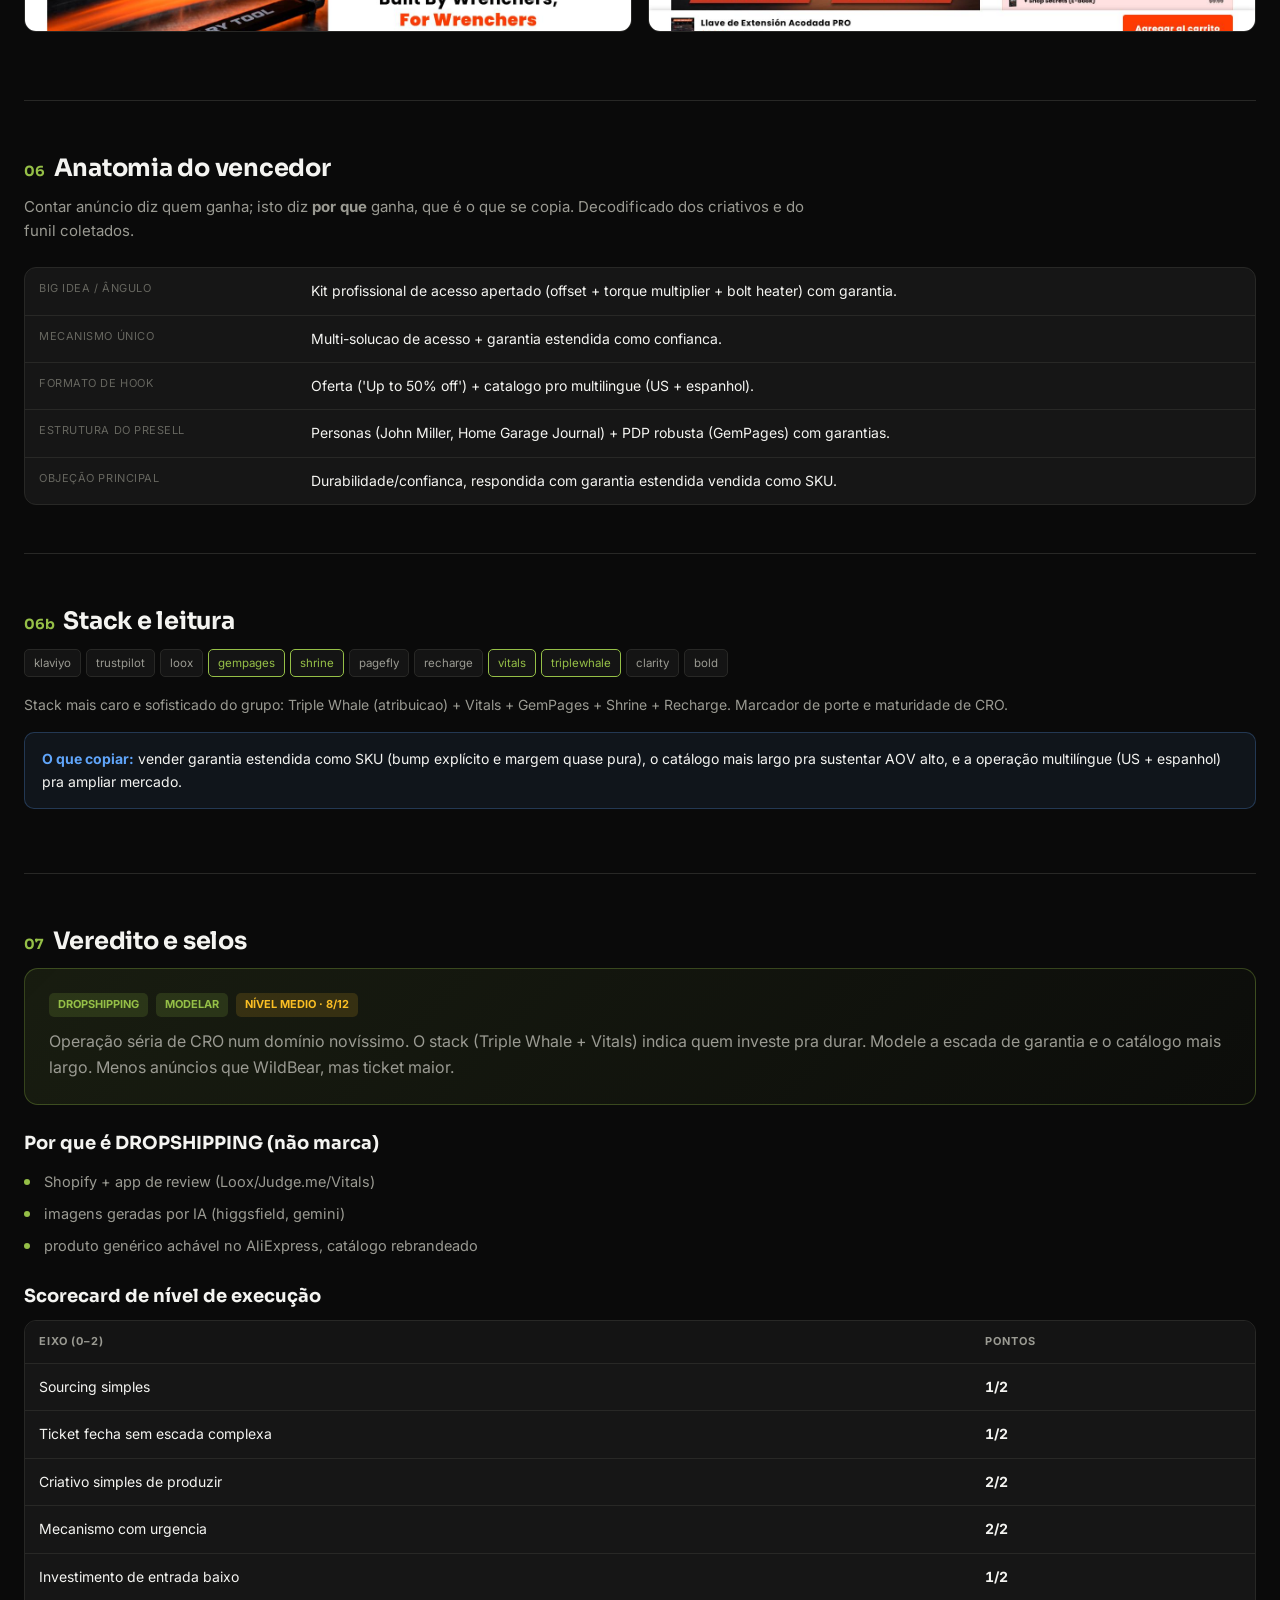
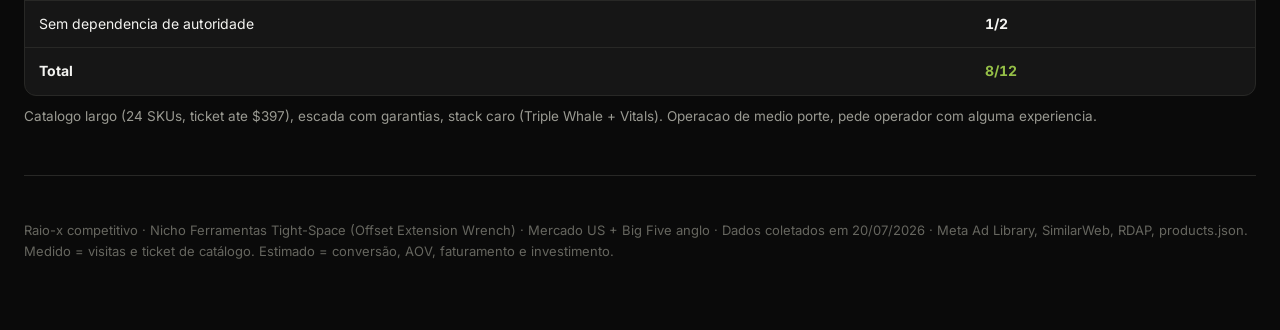
<file: loja-savary.html>
<!doctype html><html lang="pt-BR"><head><meta charset="utf-8">
<meta name="viewport" content="width=device-width,initial-scale=1">
<title>Savary · Raio-x</title><link rel="stylesheet" href="estilo.css"></head><body><div class="nav"><div class="wrap"><a class="home" href="index.html">RAIO-X · Tight-Space Tools</a><a class="" href="mercados.html">Mercados</a><a class="" href="oportunidade.html">★ A Oportunidade</a><a class="" href="estrategia.html">Estratégia & Gaps</a><a class="" href="plano-de-acao.html">Plano de ação</a><a class="" href="loja-wildbear.html">WildBear</a><a class="" href="loja-bolthero.html">Bolthero</a><a class="on" href="loja-savary.html">Savary</a><a class="" href="loja-confinedim.html">Confinedim</a><a class="" href="loja-felmix.html">Felmix</a><a class="" href="loja-bolthunter.html">Bolt Hunter</a></div></div><div class="wrap">
<header>
<span class="tag">Ficha de loja</span>
<h1>Savary</h1>
<p class="sub">A operação mais madura em CRO. 1 mês de domínio mas já com Triple Whale, Vitals, GemPages e Shrine. Catálogo mais largo ($45–397) e escada com garantias vendidas como SKU.</p>
<div class="meta"><span>Shopify</span><span>Domínio: 2025-12-13</span></div>
<div class="toplinks"><a class="adlib store" href="https://thesavary.com" target="_blank">🛒 Abrir a loja · thesavary.com</a><a class="adlib" href="https://www.facebook.com/ads/library/?active_status=all&ad_type=all&country=ALL&view_all_page_id=1007905595735400" target="_blank">📚 Biblioteca de anúncios da Meta →</a></div>
</header>

<section>
<h2><span class="n">01</span>Produto campeão e oferta</h2>
<div class="hero-prod">
<div><div class="r">Produto herói</div><h3>Offset Extension Wrench / Llave de Extension Acodada PRO</h3>
<div class="preco">$397</div>
<p style="color:var(--dim);margin-top:12px;font-size:14px">Core offset extension / torque multiplier até $397. Warranties de 1–2 anos vendidas como order bump.</p></div>
</div>
<h3>Catálogo / escada</h3>
<div class="tblwrap"><table><thead><tr><th>Produto</th><th>Preço</th></tr></thead><tbody>
<tr><td>Offset Extension Wrench / Llave de Extension Acodada PRO</td><td class="num">$397</td></tr>
<tr><td>Torque Multiplier Wrench</td><td class="num">$397</td></tr>
<tr><td>Savary Flameless Bolt Heater</td><td class="num">$200</td></tr>
<tr><td>Savary Chainsaw Sharpener</td><td class="num">$90</td></tr>
<tr><td>Pro Headlamp Rechargeable</td><td class="num">$45</td></tr>
<tr><td>Suspension Spreader</td><td class="num">$45</td></tr>
<tr><td>4 Essential Socket Adapters</td><td class="num">$20</td></tr>
<tr><td>2-Year Extended Warranty (upsell)</td><td class="num">$30</td></tr>
<tr><td>1-Year Extended Warranty (upsell)</td><td class="num">$20</td></tr>
</tbody></table></div>
<p style="color:var(--dim);font-size:14px;margin-top:12px">Warranties vendidas como SKU (1-2 anos) = order bump explicito. Catalogo mais largo (24) com ticket ate $397. Tambem vende em espanhol.</p>
</section>

<section>
<h2><span class="n">02</span>Mídia paga</h2>
<div class="grid g4">
<div class="stat"><div class="v">20</div><div class="l">anúncios ativos</div></div>
<div class="stat"><div class="v">39</div><div class="l">histórico total</div></div>
<div class="stat"><div class="v">51.3%</div><div class="l">sobrevivência</div><div class="d">ativos ÷ histórico</div></div>
<div class="stat"><div class="v sm">93</div><div class="l">ativos do cluster</div><div class="d">com páginas-persona</div></div>
</div>

<div class="note"><b>Cluster:</b> a página Savary Tool tem só 20 ativos, mas John Miller (42) + The Home Garage Journal (31) apontam pra thesavary.com — cluster real ~93 ativos. Também anuncia em espanhol ("Llave de Extensión Acodada PRO").</div>
<p style="color:var(--dim);font-size:14px;margin-top:12px"><b>Momentum da operação:</b> <span style="color:var(--acc);font-weight:700;text-transform:uppercase">crescendo</span> <span style="color:var(--dim2)">(de Tranco + sobrevivência de criativo + idade do campeão)</span></p>
</section>

<section>
<h2><span class="n">03</span>Tráfego (SimilarWeb)</h2>
<div class="grid g4">
<div class="stat"><div class="v">20K</div><div class="l">visitas/mês</div><div class="d">medido</div></div>
<div class="stat"><div class="v sm">59.02%</div><div class="l">bounce rate</div></div>
<div class="stat"><div class="v sm">1.65</div><div class="l">páginas/visita</div></div>
<div class="stat"><div class="v sm">00:01:01</div><div class="l">duração da visita</div></div>
</div>
<p style="color:var(--dim);font-size:14px;margin-top:12px"><b>Origem do tráfego:</b> US 94.84% · UK 5.16%</p>
<div class="grid g3" style="margin-top:16px"><div class="stat"><div class="v">$18–34K</div><div class="l">faturamento/mês (est.)</div><div class="d">conv 1,0%–1,9% × AOV ~$90</div></div><div class="stat"><div class="v sm">~$9,4K</div><div class="l">mídia/mês (est.)</div><div class="d">cliques×CPC ~70% pago</div></div><div class="stat"><div class="v sm">$45–397</div><div class="l">faixa de ticket (medido)</div></div></div><p style="color:var(--dim2);font-size:12px;margin-top:8px">Bounce 59% (mais frio) + 95% US. Ticket mais alto e catálogo mais largo = AOV maior por unidade de tráfego.</p>
</section>
<section><h2><span class="n">04</span>Prova social</h2><p style="color:var(--dim)">Nao expoe contagem via JSON-LD (Loox widget). Nao derivavel.</p></section><section><h2><span class="n">05</span>Prints</h2><div class="shots"><div class="shot"><div class="cap"><b>Home</b></div><div class="frame"><img src="prints/savary-home.jpg" alt="Home"></div></div><div class="shot"><div class="cap"><b>Página de produto</b></div><div class="frame"><img src="prints/savary-pdp.jpg" alt="Página de produto"></div></div></div></section><section><h2><span class="n">06</span>Anatomia do vencedor</h2><p class="lead">Contar anúncio diz quem ganha; isto diz <b>por que</b> ganha, que é o que se copia. Decodificado dos criativos e do funil coletados.</p><div class="tblwrap"><table><tbody><tr><td style="white-space:nowrap;color:var(--dim2);text-transform:uppercase;font-size:11px;letter-spacing:.05em">Big idea / ângulo</td><td>Kit profissional de acesso apertado (offset + torque multiplier + bolt heater) com garantia.</td></tr><tr><td style="white-space:nowrap;color:var(--dim2);text-transform:uppercase;font-size:11px;letter-spacing:.05em">Mecanismo único</td><td>Multi-solucao de acesso + garantia estendida como confianca.</td></tr><tr><td style="white-space:nowrap;color:var(--dim2);text-transform:uppercase;font-size:11px;letter-spacing:.05em">Formato de hook</td><td>Oferta ('Up to 50% off') + catalogo pro multilingue (US + espanhol).</td></tr><tr><td style="white-space:nowrap;color:var(--dim2);text-transform:uppercase;font-size:11px;letter-spacing:.05em">Estrutura do presell</td><td>Personas (John Miller, Home Garage Journal) + PDP robusta (GemPages) com garantias.</td></tr><tr><td style="white-space:nowrap;color:var(--dim2);text-transform:uppercase;font-size:11px;letter-spacing:.05em">Objeção principal</td><td>Durabilidade/confianca, respondida com garantia estendida vendida como SKU.</td></tr></tbody></table></div></section>
<section>
<h2><span class="n">06b</span>Stack e leitura</h2>
<div class="chips"><span class="">klaviyo</span><span class="">trustpilot</span><span class="">loox</span><span class="hi">gempages</span><span class="hi">shrine</span><span class="">pagefly</span><span class="">recharge</span><span class="hi">vitals</span><span class="hi">triplewhale</span><span class="">clarity</span><span class="">bold</span></div>
<p style="color:var(--dim);font-size:14px;margin-top:12px">Stack mais caro e sofisticado do grupo: Triple Whale (atribuicao) + Vitals + GemPages + Shrine + Recharge. Marcador de porte e maturidade de CRO.</p>
<div class="info note"><b>O que copiar:</b> vender garantia estendida como SKU (bump explícito e margem quase pura), o catálogo mais largo pra sustentar AOV alto, e a operação multilíngue (US + espanhol) pra ampliar mercado.</div>
</section>

<section>
<h2><span class="n">07</span>Veredito e selos</h2>
<div class="op">
<div style="display:flex;gap:8px;flex-wrap:wrap;margin-bottom:12px"><span class="pill p-a">DROPSHIPPING</span><span class="pill p-a">MODELAR</span><span class="pill p-b">NÍVEL MEDIO · 8/12</span></div>
<p style="color:var(--dim)">Operação séria de CRO num domínio novíssimo. O stack (Triple Whale + Vitals) indica quem investe pra durar. Modele a escada de garantia e o catálogo mais largo. Menos anúncios que WildBear, mas ticket maior.</p>
</div>
<h3>Por que é DROPSHIPPING (não marca)</h3>
<ul class="cl"><li>Shopify + app de review (Loox/Judge.me/Vitals)</li><li>imagens geradas por IA (higgsfield, gemini)</li><li>produto genérico achável no AliExpress, catálogo rebrandeado</li></ul>
<h3>Scorecard de nível de execução</h3><div class="tblwrap"><table><thead><tr><th>Eixo (0–2)</th><th>Pontos</th></tr></thead><tbody><tr><td>Sourcing simples</td><td class="num">1/2</td></tr><tr><td>Ticket fecha sem escada complexa</td><td class="num">1/2</td></tr><tr><td>Criativo simples de produzir</td><td class="num">2/2</td></tr><tr><td>Mecanismo com urgencia</td><td class="num">2/2</td></tr><tr><td>Investimento de entrada baixo</td><td class="num">1/2</td></tr><tr><td>Sem dependencia de autoridade</td><td class="num">1/2</td></tr><tr><td><b>Total</b></td><td class="num up"><b>8/12</b></td></tr></tbody></table></div><p style="color:var(--dim);font-size:13.5px;margin-top:10px">Catalogo largo (24 SKUs, ticket ate $397), escada com garantias, stack caro (Triple Whale + Vitals). Operacao de medio porte, pede operador com alguma experiencia.</p>
</section>
</div><footer><div class="wrap">Raio-x competitivo · Nicho Ferramentas Tight-Space (Offset Extension Wrench) · Mercado US + Big Five anglo · Dados coletados em 20/07/2026 · Meta Ad Library, SimilarWeb, RDAP, products.json. Medido = visitas e ticket de catálogo. Estimado = conversão, AOV, faturamento e investimento.</div></footer></body></html>
</file>
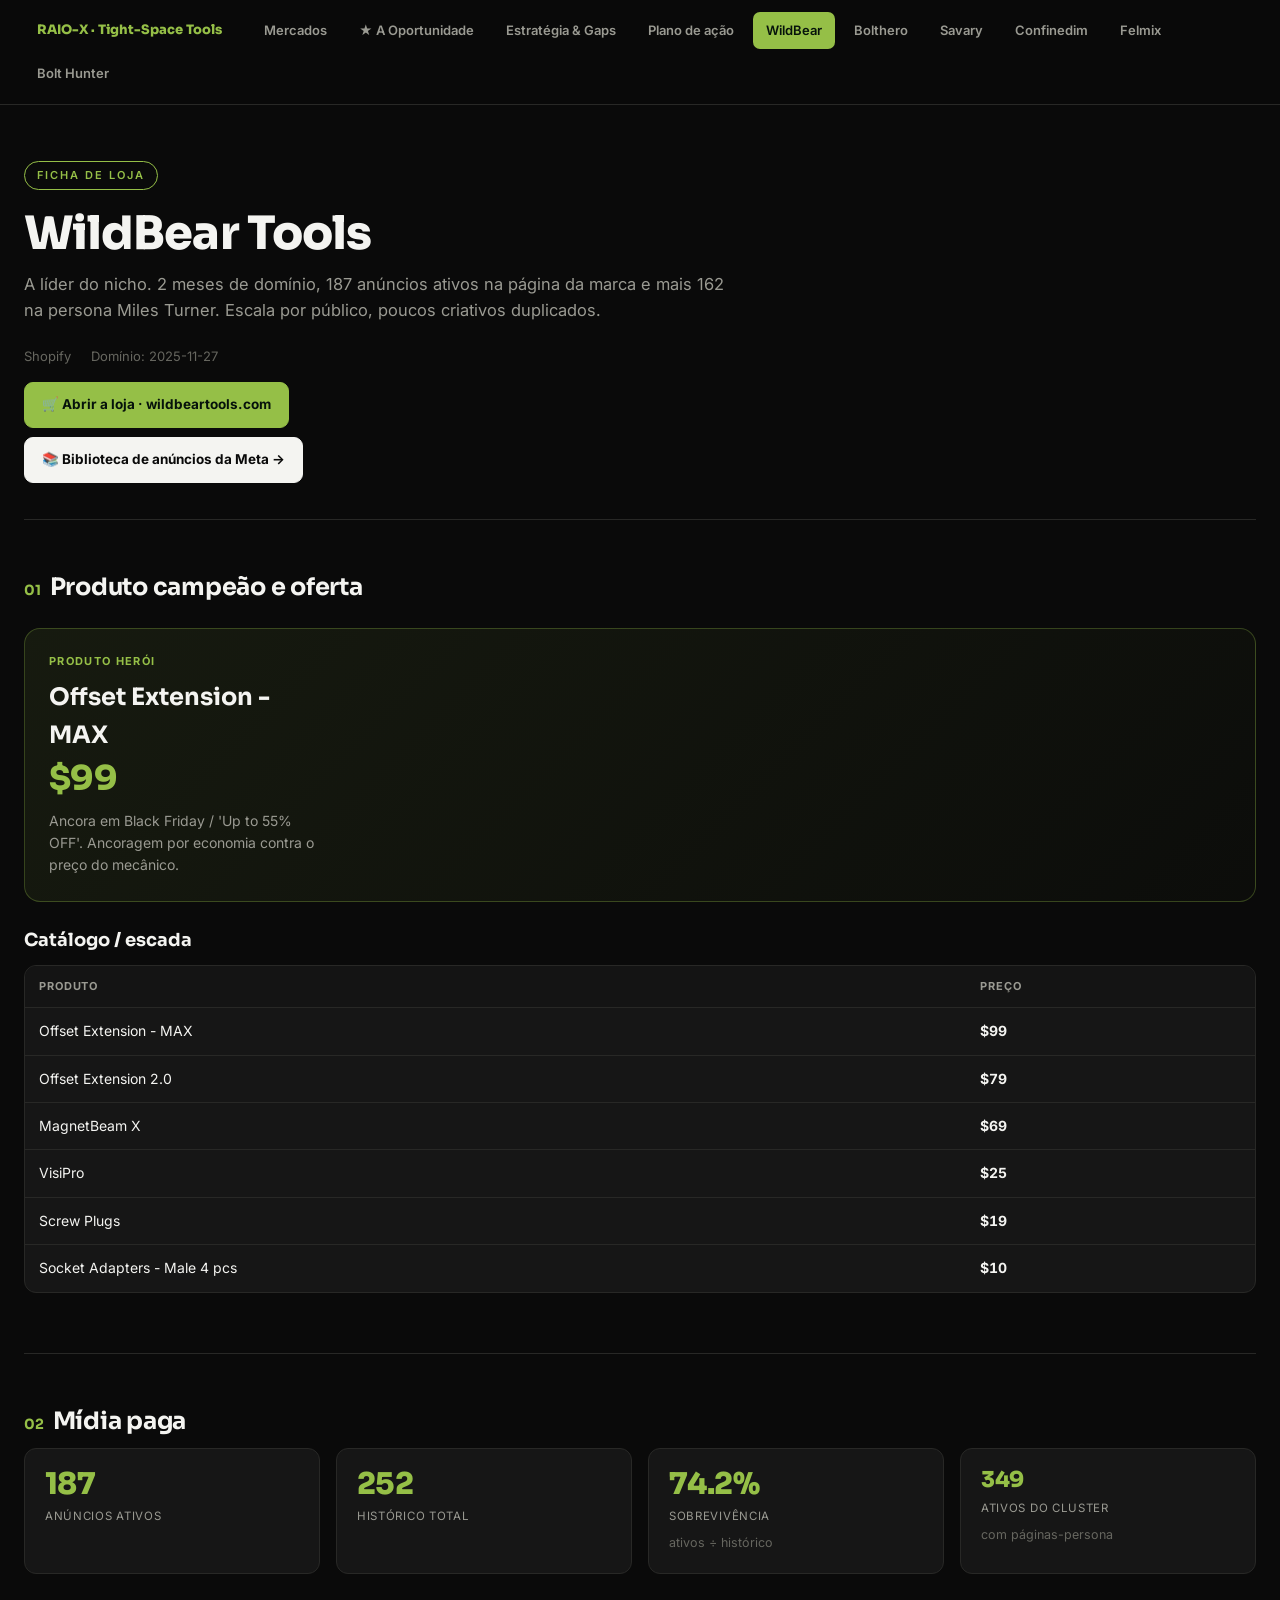
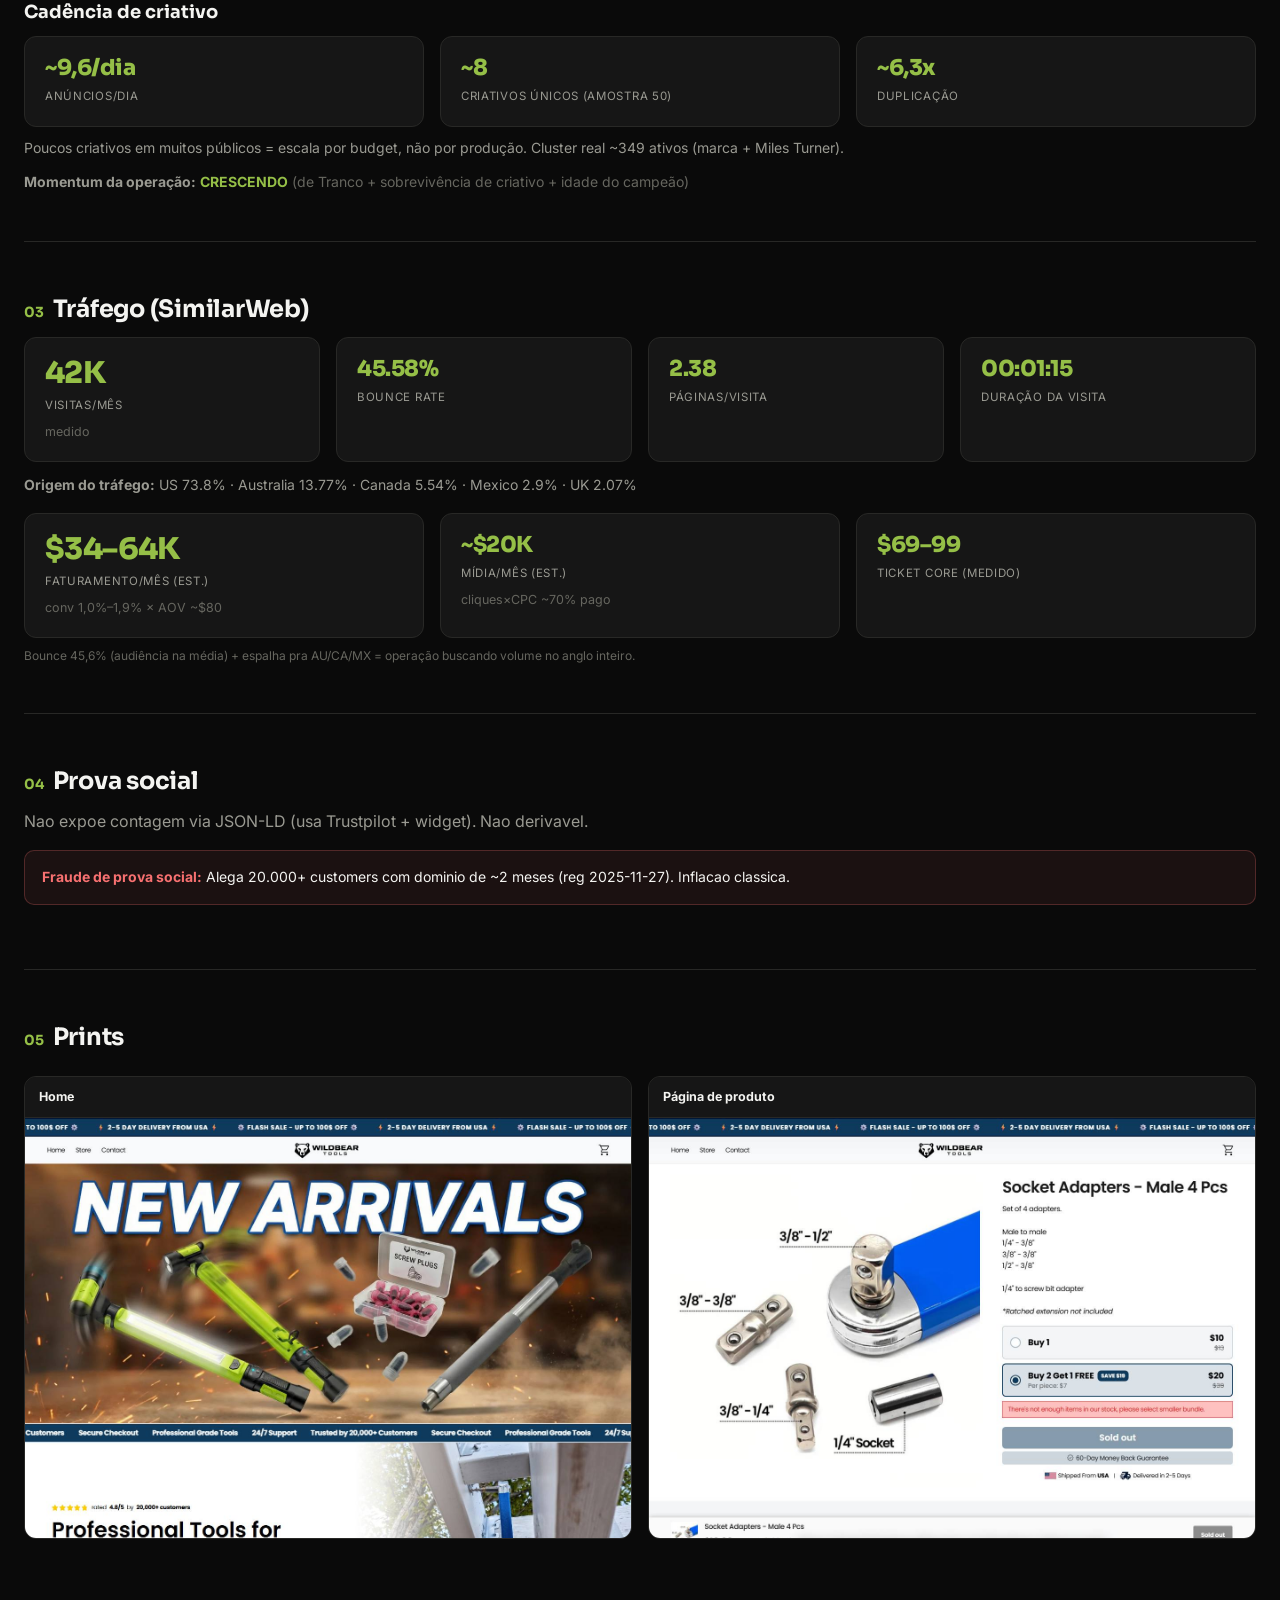
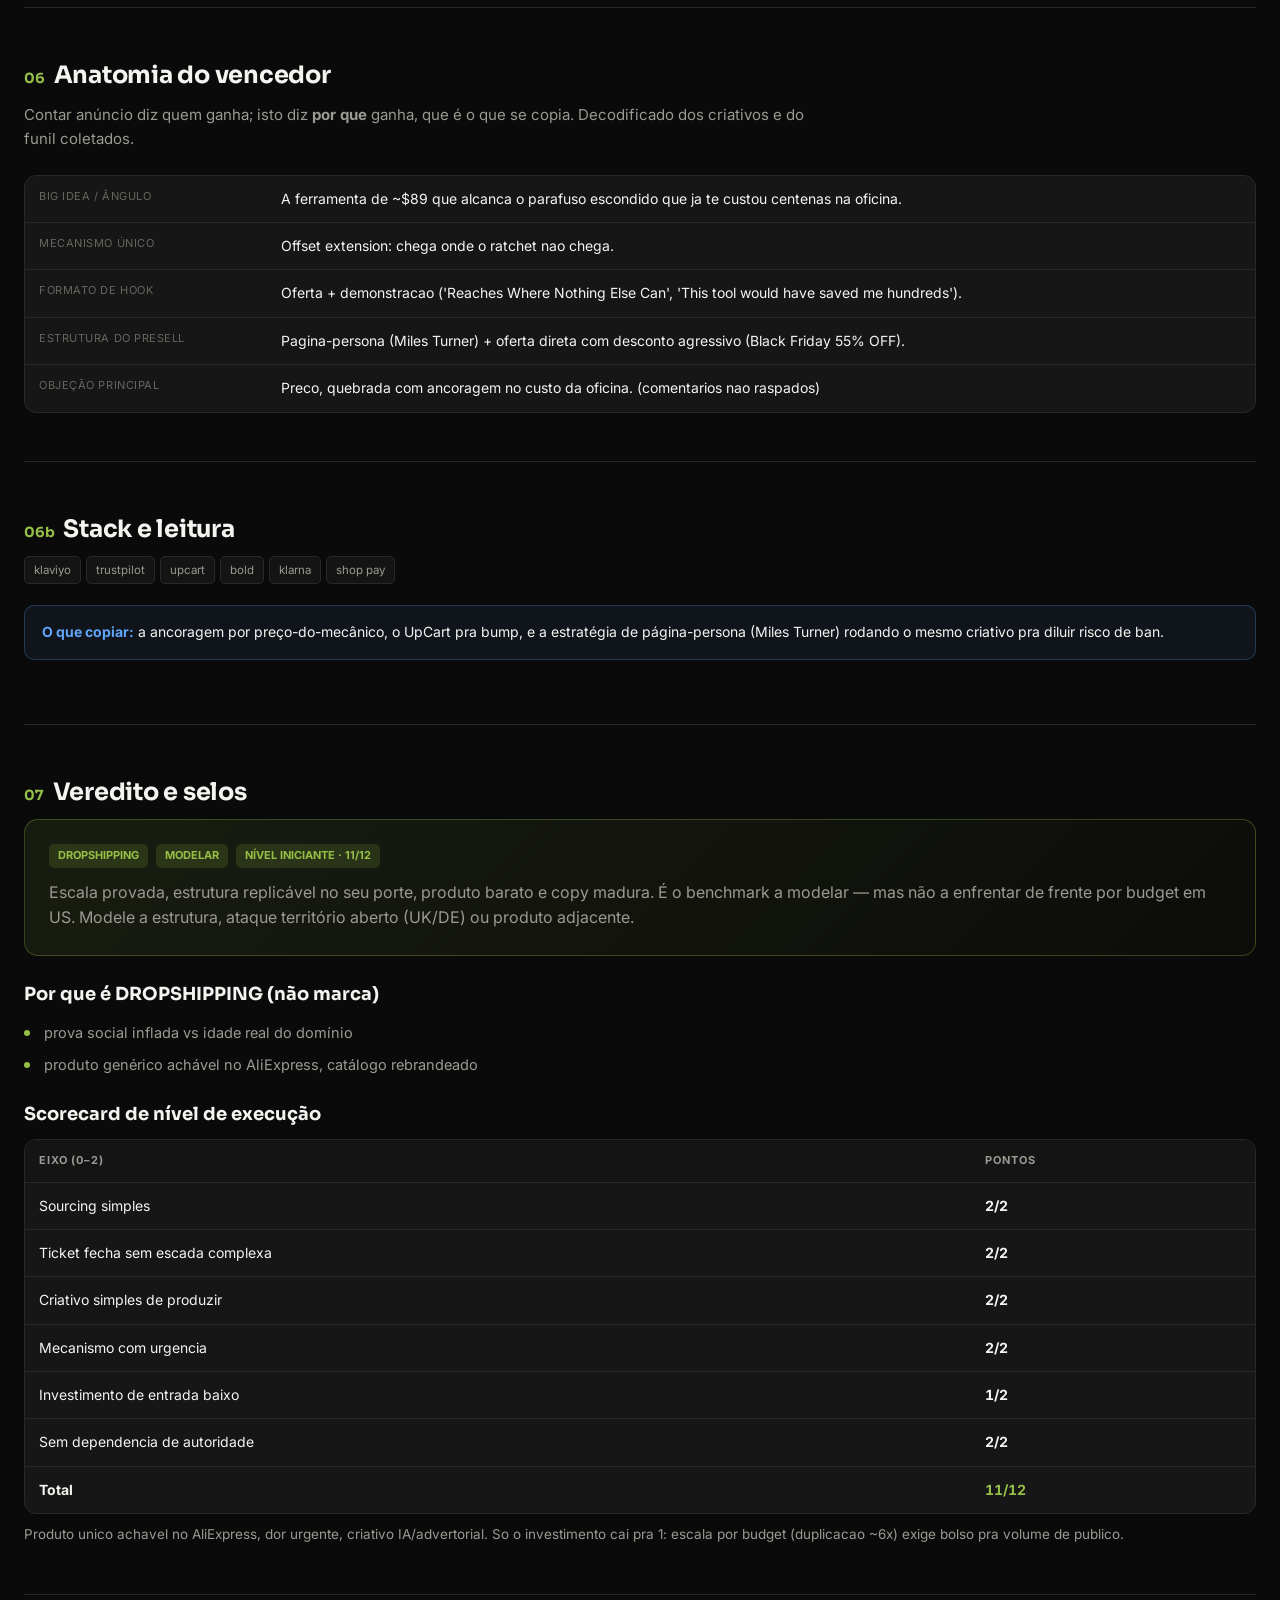
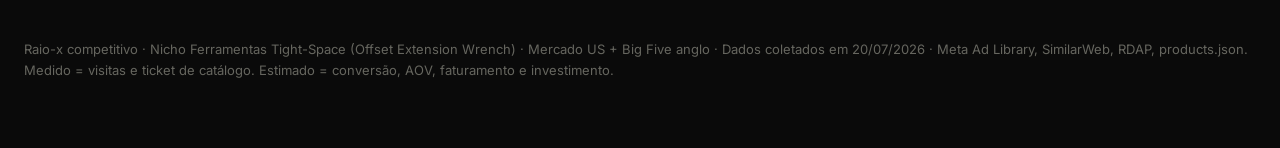
<file: loja-wildbear.html>
<!doctype html><html lang="pt-BR"><head><meta charset="utf-8">
<meta name="viewport" content="width=device-width,initial-scale=1">
<title>WildBear Tools · Raio-x</title><link rel="stylesheet" href="estilo.css"></head><body><div class="nav"><div class="wrap"><a class="home" href="index.html">RAIO-X · Tight-Space Tools</a><a class="" href="mercados.html">Mercados</a><a class="" href="oportunidade.html">★ A Oportunidade</a><a class="" href="estrategia.html">Estratégia & Gaps</a><a class="" href="plano-de-acao.html">Plano de ação</a><a class="on" href="loja-wildbear.html">WildBear</a><a class="" href="loja-bolthero.html">Bolthero</a><a class="" href="loja-savary.html">Savary</a><a class="" href="loja-confinedim.html">Confinedim</a><a class="" href="loja-felmix.html">Felmix</a><a class="" href="loja-bolthunter.html">Bolt Hunter</a></div></div><div class="wrap">
<header>
<span class="tag">Ficha de loja</span>
<h1>WildBear Tools</h1>
<p class="sub">A líder do nicho. 2 meses de domínio, 187 anúncios ativos na página da marca e mais 162 na persona Miles Turner. Escala por público, poucos criativos duplicados.</p>
<div class="meta"><span>Shopify</span><span>Domínio: 2025-11-27</span></div>
<div class="toplinks"><a class="adlib store" href="https://wildbeartools.com" target="_blank">🛒 Abrir a loja · wildbeartools.com</a><a class="adlib" href="https://www.facebook.com/ads/library/?active_status=all&ad_type=all&country=ALL&view_all_page_id=773853199152800" target="_blank">📚 Biblioteca de anúncios da Meta →</a></div>
</header>

<section>
<h2><span class="n">01</span>Produto campeão e oferta</h2>
<div class="hero-prod">
<div><div class="r">Produto herói</div><h3>Offset Extension - MAX</h3>
<div class="preco">$99</div>
<p style="color:var(--dim);margin-top:12px;font-size:14px">Ancora em Black Friday / 'Up to 55% OFF'. Ancoragem por economia contra o preço do mecânico.</p></div>
</div>
<h3>Catálogo / escada</h3>
<div class="tblwrap"><table><thead><tr><th>Produto</th><th>Preço</th></tr></thead><tbody>
<tr><td>Offset Extension - MAX</td><td class="num">$99</td></tr>
<tr><td>Offset Extension 2.0</td><td class="num">$79</td></tr>
<tr><td>MagnetBeam X</td><td class="num">$69</td></tr>
<tr><td>VisiPro</td><td class="num">$25</td></tr>
<tr><td>Screw Plugs</td><td class="num">$19</td></tr>
<tr><td>Socket Adapters - Male 4 pcs</td><td class="num">$10</td></tr>
</tbody></table></div>
<p style="color:var(--dim);font-size:14px;margin-top:12px"></p>
</section>

<section>
<h2><span class="n">02</span>Mídia paga</h2>
<div class="grid g4">
<div class="stat"><div class="v">187</div><div class="l">anúncios ativos</div></div>
<div class="stat"><div class="v">252</div><div class="l">histórico total</div></div>
<div class="stat"><div class="v">74.2%</div><div class="l">sobrevivência</div><div class="d">ativos ÷ histórico</div></div>
<div class="stat"><div class="v sm">349</div><div class="l">ativos do cluster</div><div class="d">com páginas-persona</div></div>
</div>
<h3>Cadência de criativo</h3><div class="grid g3"><div class="stat"><div class="v sm">~9,6/dia</div><div class="l">anúncios/dia</div></div><div class="stat"><div class="v sm">~8</div><div class="l">criativos únicos (amostra 50)</div></div><div class="stat"><div class="v sm">~6,3x</div><div class="l">duplicação</div></div></div><p style="color:var(--dim);font-size:14px;margin-top:10px">Poucos criativos em muitos públicos = escala por budget, não por produção. Cluster real ~349 ativos (marca + Miles Turner).</p>

<p style="color:var(--dim);font-size:14px;margin-top:12px"><b>Momentum da operação:</b> <span style="color:var(--acc);font-weight:700;text-transform:uppercase">crescendo</span> <span style="color:var(--dim2)">(de Tranco + sobrevivência de criativo + idade do campeão)</span></p>
</section>

<section>
<h2><span class="n">03</span>Tráfego (SimilarWeb)</h2>
<div class="grid g4">
<div class="stat"><div class="v">42K</div><div class="l">visitas/mês</div><div class="d">medido</div></div>
<div class="stat"><div class="v sm">45.58%</div><div class="l">bounce rate</div></div>
<div class="stat"><div class="v sm">2.38</div><div class="l">páginas/visita</div></div>
<div class="stat"><div class="v sm">00:01:15</div><div class="l">duração da visita</div></div>
</div>
<p style="color:var(--dim);font-size:14px;margin-top:12px"><b>Origem do tráfego:</b> US 73.8% · Australia 13.77% · Canada 5.54% · Mexico 2.9% · UK 2.07%</p>
<div class="grid g3" style="margin-top:16px"><div class="stat"><div class="v">$34–64K</div><div class="l">faturamento/mês (est.)</div><div class="d">conv 1,0%–1,9% × AOV ~$80</div></div><div class="stat"><div class="v sm">~$20K</div><div class="l">mídia/mês (est.)</div><div class="d">cliques×CPC ~70% pago</div></div><div class="stat"><div class="v sm">$69–99</div><div class="l">ticket core (medido)</div></div></div><p style="color:var(--dim2);font-size:12px;margin-top:8px">Bounce 45,6% (audiência na média) + espalha pra AU/CA/MX = operação buscando volume no anglo inteiro.</p>
</section>
<section><h2><span class="n">04</span>Prova social</h2><p style="color:var(--dim)">Nao expoe contagem via JSON-LD (usa Trustpilot + widget). Nao derivavel.</p><div class="danger note"><b>Fraude de prova social:</b> Alega 20.000+ customers com dominio de ~2 meses (reg 2025-11-27). Inflacao classica.</div></section><section><h2><span class="n">05</span>Prints</h2><div class="shots"><div class="shot"><div class="cap"><b>Home</b></div><div class="frame"><img src="prints/wildbear-home.jpg" alt="Home"></div></div><div class="shot"><div class="cap"><b>Página de produto</b></div><div class="frame"><img src="prints/wildbear-pdp.jpg" alt="Página de produto"></div></div></div></section><section><h2><span class="n">06</span>Anatomia do vencedor</h2><p class="lead">Contar anúncio diz quem ganha; isto diz <b>por que</b> ganha, que é o que se copia. Decodificado dos criativos e do funil coletados.</p><div class="tblwrap"><table><tbody><tr><td style="white-space:nowrap;color:var(--dim2);text-transform:uppercase;font-size:11px;letter-spacing:.05em">Big idea / ângulo</td><td>A ferramenta de ~$89 que alcanca o parafuso escondido que ja te custou centenas na oficina.</td></tr><tr><td style="white-space:nowrap;color:var(--dim2);text-transform:uppercase;font-size:11px;letter-spacing:.05em">Mecanismo único</td><td>Offset extension: chega onde o ratchet nao chega.</td></tr><tr><td style="white-space:nowrap;color:var(--dim2);text-transform:uppercase;font-size:11px;letter-spacing:.05em">Formato de hook</td><td>Oferta + demonstracao ('Reaches Where Nothing Else Can', 'This tool would have saved me hundreds').</td></tr><tr><td style="white-space:nowrap;color:var(--dim2);text-transform:uppercase;font-size:11px;letter-spacing:.05em">Estrutura do presell</td><td>Pagina-persona (Miles Turner) + oferta direta com desconto agressivo (Black Friday 55% OFF).</td></tr><tr><td style="white-space:nowrap;color:var(--dim2);text-transform:uppercase;font-size:11px;letter-spacing:.05em">Objeção principal</td><td>Preco, quebrada com ancoragem no custo da oficina. (comentarios nao raspados)</td></tr></tbody></table></div></section>
<section>
<h2><span class="n">06b</span>Stack e leitura</h2>
<div class="chips"><span class="">klaviyo</span><span class="">trustpilot</span><span class="">upcart</span><span class="">bold</span><span class="">klarna</span><span class="">shop pay</span></div>
<p style="color:var(--dim);font-size:14px;margin-top:12px"></p>
<div class="info note"><b>O que copiar:</b> a ancoragem por preço-do-mecânico, o UpCart pra bump, e a estratégia de página-persona (Miles Turner) rodando o mesmo criativo pra diluir risco de ban.</div>
</section>

<section>
<h2><span class="n">07</span>Veredito e selos</h2>
<div class="op">
<div style="display:flex;gap:8px;flex-wrap:wrap;margin-bottom:12px"><span class="pill p-a">DROPSHIPPING</span><span class="pill p-a">MODELAR</span><span class="pill p-a">NÍVEL INICIANTE · 11/12</span></div>
<p style="color:var(--dim)">Escala provada, estrutura replicável no seu porte, produto barato e copy madura. É o benchmark a modelar — mas não a enfrentar de frente por budget em US. Modele a estrutura, ataque território aberto (UK/DE) ou produto adjacente.</p>
</div>
<h3>Por que é DROPSHIPPING (não marca)</h3>
<ul class="cl"><li>prova social inflada vs idade real do domínio</li><li>produto genérico achável no AliExpress, catálogo rebrandeado</li></ul>
<h3>Scorecard de nível de execução</h3><div class="tblwrap"><table><thead><tr><th>Eixo (0–2)</th><th>Pontos</th></tr></thead><tbody><tr><td>Sourcing simples</td><td class="num">2/2</td></tr><tr><td>Ticket fecha sem escada complexa</td><td class="num">2/2</td></tr><tr><td>Criativo simples de produzir</td><td class="num">2/2</td></tr><tr><td>Mecanismo com urgencia</td><td class="num">2/2</td></tr><tr><td>Investimento de entrada baixo</td><td class="num">1/2</td></tr><tr><td>Sem dependencia de autoridade</td><td class="num">2/2</td></tr><tr><td><b>Total</b></td><td class="num up"><b>11/12</b></td></tr></tbody></table></div><p style="color:var(--dim);font-size:13.5px;margin-top:10px">Produto unico achavel no AliExpress, dor urgente, criativo IA/advertorial. So o investimento cai pra 1: escala por budget (duplicacao ~6x) exige bolso pra volume de publico.</p>
</section>
</div><footer><div class="wrap">Raio-x competitivo · Nicho Ferramentas Tight-Space (Offset Extension Wrench) · Mercado US + Big Five anglo · Dados coletados em 20/07/2026 · Meta Ad Library, SimilarWeb, RDAP, products.json. Medido = visitas e ticket de catálogo. Estimado = conversão, AOV, faturamento e investimento.</div></footer></body></html>
</file>
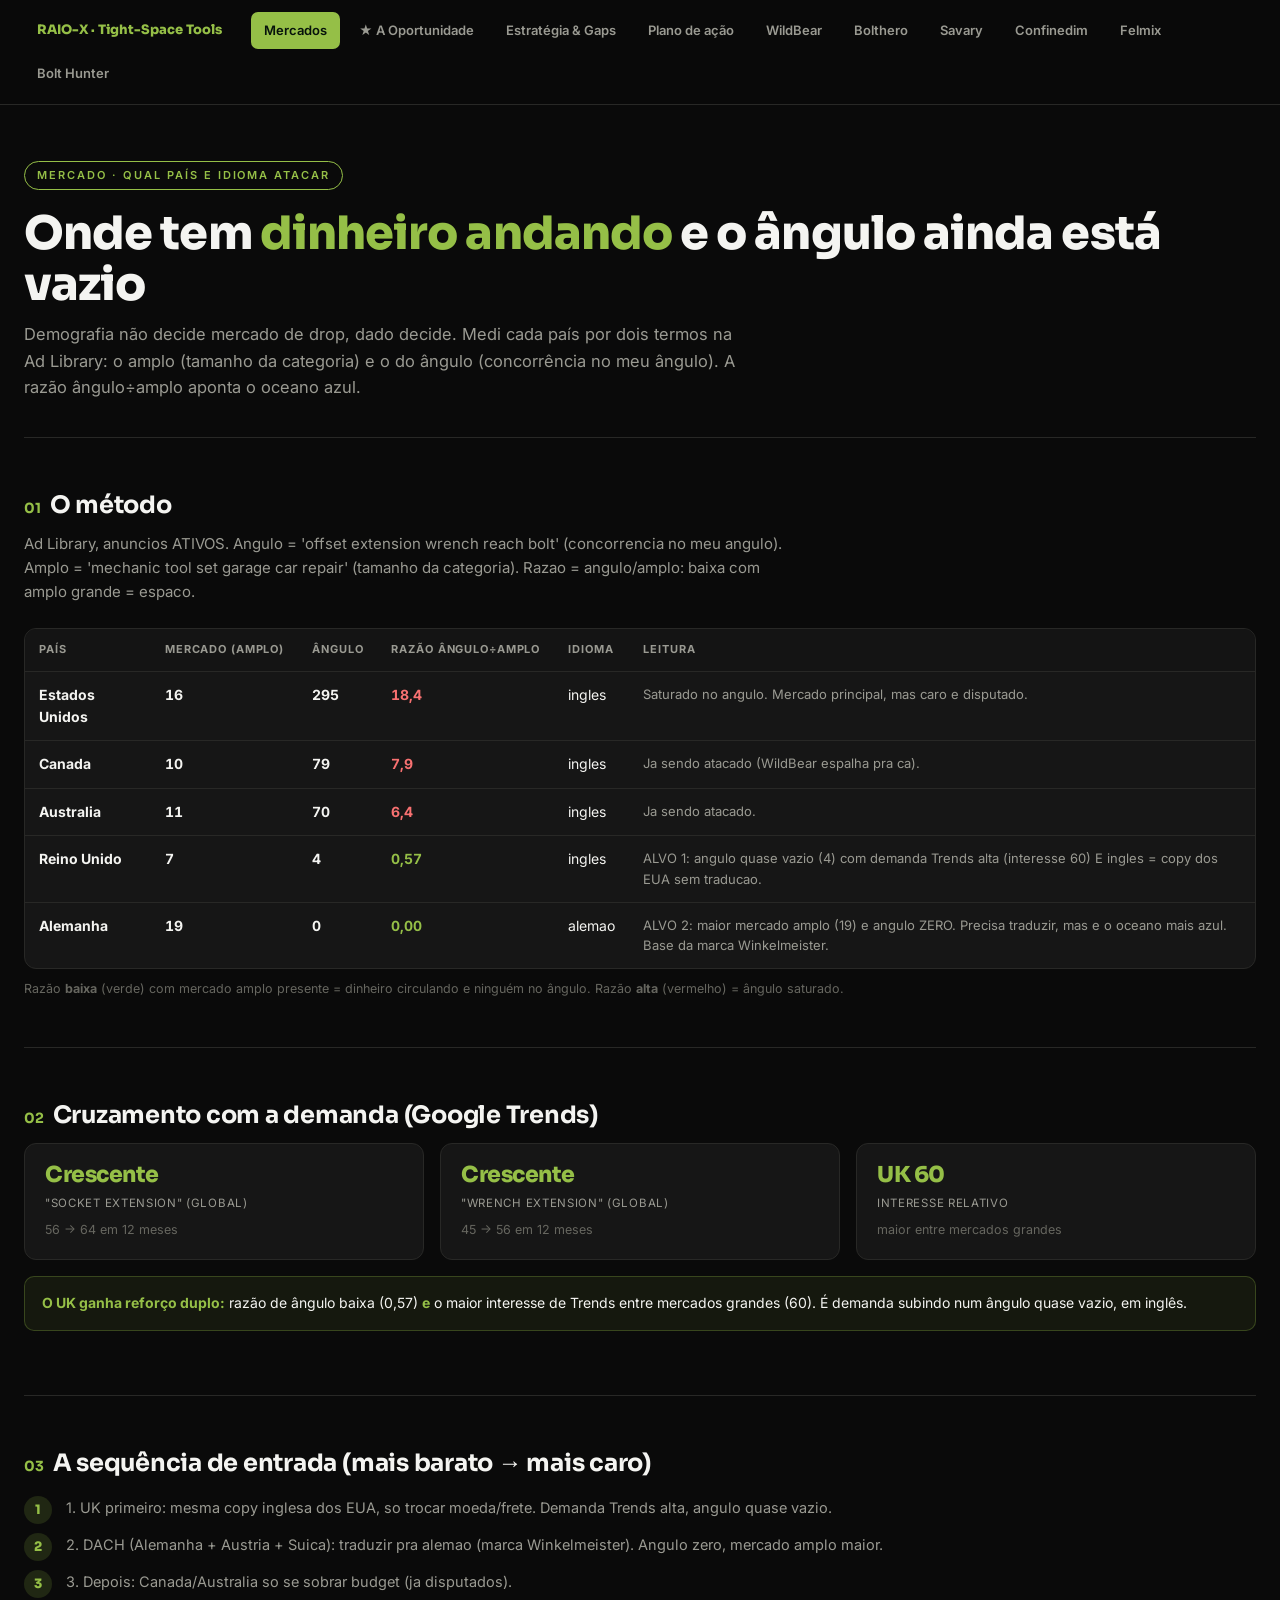
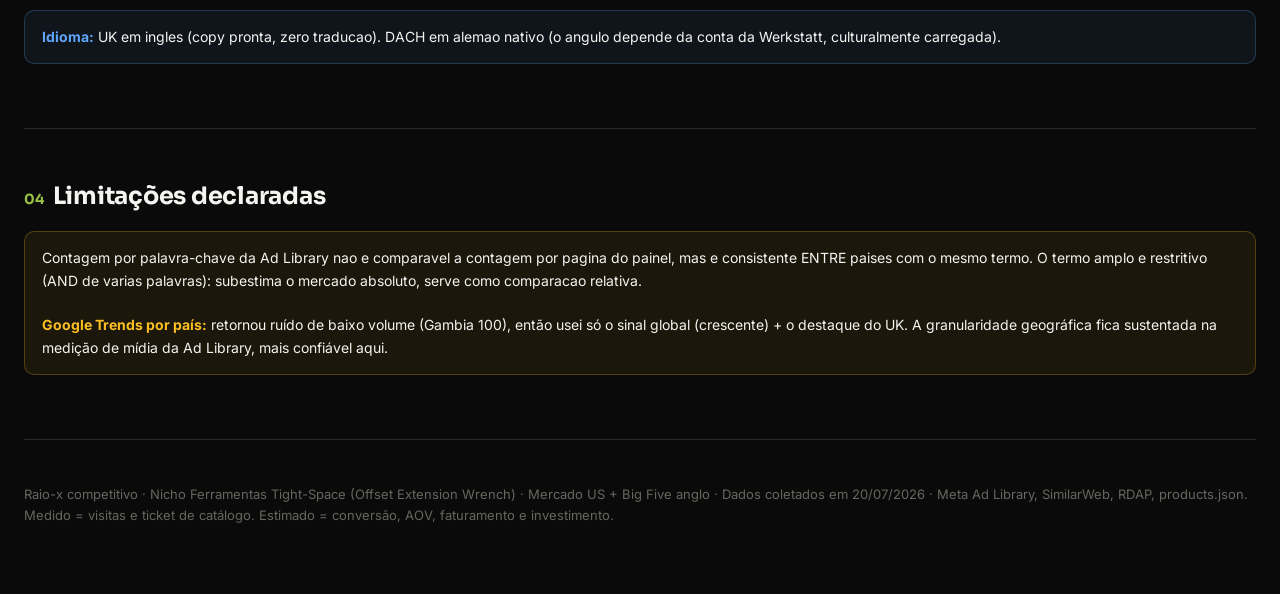
<file: mercados.html>
<!doctype html><html lang="pt-BR"><head><meta charset="utf-8">
<meta name="viewport" content="width=device-width,initial-scale=1">
<title>Mercados · Tight-Space Tools</title><link rel="stylesheet" href="estilo.css"></head><body><div class="nav"><div class="wrap"><a class="home" href="index.html">RAIO-X · Tight-Space Tools</a><a class="on" href="mercados.html">Mercados</a><a class="" href="oportunidade.html">★ A Oportunidade</a><a class="" href="estrategia.html">Estratégia & Gaps</a><a class="" href="plano-de-acao.html">Plano de ação</a><a class="" href="loja-wildbear.html">WildBear</a><a class="" href="loja-bolthero.html">Bolthero</a><a class="" href="loja-savary.html">Savary</a><a class="" href="loja-confinedim.html">Confinedim</a><a class="" href="loja-felmix.html">Felmix</a><a class="" href="loja-bolthunter.html">Bolt Hunter</a></div></div><div class="wrap">
<header>
<span class="tag">Mercado · qual país e idioma atacar</span>
<h1>Onde tem <em>dinheiro andando</em> e o ângulo ainda está vazio</h1>
<p class="sub">Demografia não decide mercado de drop, dado decide. Medi cada país por dois termos na Ad Library: o amplo (tamanho da categoria) e o do ângulo (concorrência no meu ângulo). A razão ângulo÷amplo aponta o oceano azul.</p>
</header>
<section>
<h2><span class="n">01</span>O método</h2>
<p class="lead">Ad Library, anuncios ATIVOS. Angulo = 'offset extension wrench reach bolt' (concorrencia no meu angulo). Amplo = 'mechanic tool set garage car repair' (tamanho da categoria). Razao = angulo/amplo: baixa com amplo grande = espaco.</p>
<div class="tblwrap"><table>
<thead><tr><th>País</th><th>Mercado (amplo)</th><th>Ângulo</th><th>Razão ângulo÷amplo</th><th>Idioma</th><th>Leitura</th></tr></thead>
<tbody><tr><td><b>Estados Unidos</b></td><td class="num">16</td><td class="num">295</td><td class="num down">18,4</td><td>ingles</td><td style="color:var(--dim);font-size:13px">Saturado no angulo. Mercado principal, mas caro e disputado.</td></tr><tr><td><b>Canada</b></td><td class="num">10</td><td class="num">79</td><td class="num down">7,9</td><td>ingles</td><td style="color:var(--dim);font-size:13px">Ja sendo atacado (WildBear espalha pra ca).</td></tr><tr><td><b>Australia</b></td><td class="num">11</td><td class="num">70</td><td class="num down">6,4</td><td>ingles</td><td style="color:var(--dim);font-size:13px">Ja sendo atacado.</td></tr><tr><td><b>Reino Unido</b></td><td class="num">7</td><td class="num">4</td><td class="num up">0,57</td><td>ingles</td><td style="color:var(--dim);font-size:13px">ALVO 1: angulo quase vazio (4) com demanda Trends alta (interesse 60) E ingles = copy dos EUA sem traducao.</td></tr><tr><td><b>Alemanha</b></td><td class="num">19</td><td class="num">0</td><td class="num up">0,00</td><td>alemao</td><td style="color:var(--dim);font-size:13px">ALVO 2: maior mercado amplo (19) e angulo ZERO. Precisa traduzir, mas e o oceano mais azul. Base da marca Winkelmeister.</td></tr></tbody></table></div>
<p style="color:var(--dim2);font-size:12.5px;margin-top:10px">Razão <b>baixa</b> (verde) com mercado amplo presente = dinheiro circulando e ninguém no ângulo. Razão <b>alta</b> (vermelho) = ângulo saturado.</p>
</section>
<section>
<h2><span class="n">02</span>Cruzamento com a demanda (Google Trends)</h2>
<div class="grid g3">
<div class="stat"><div class="v sm">Crescente</div><div class="l">"socket extension" (global)</div><div class="d">56 → 64 em 12 meses</div></div>
<div class="stat"><div class="v sm">Crescente</div><div class="l">"wrench extension" (global)</div><div class="d">45 → 56 em 12 meses</div></div>
<div class="stat"><div class="v sm">UK 60</div><div class="l">interesse relativo</div><div class="d">maior entre mercados grandes</div></div>
</div>
<div class="good note"><b>O UK ganha reforço duplo:</b> razão de ângulo baixa (0,57) <b>e</b> o maior interesse de Trends entre mercados grandes (60). É demanda subindo num ângulo quase vazio, em inglês.</div>
</section>
<section>
<h2><span class="n">03</span>A sequência de entrada (mais barato → mais caro)</h2>
<ol class="steps"><li>1. UK primeiro: mesma copy inglesa dos EUA, so trocar moeda/frete. Demanda Trends alta, angulo quase vazio.</li><li>2. DACH (Alemanha + Austria + Suica): traduzir pra alemao (marca Winkelmeister). Angulo zero, mercado amplo maior.</li><li>3. Depois: Canada/Australia so se sobrar budget (ja disputados).</li></ol>
<div class="info note"><b>Idioma:</b> UK em ingles (copy pronta, zero traducao). DACH em alemao nativo (o angulo depende da conta da Werkstatt, culturalmente carregada).</div>
</section>
<section>
<h2><span class="n">04</span>Limitações declaradas</h2>
<div class="note">Contagem por palavra-chave da Ad Library nao e comparavel a contagem por pagina do painel, mas e consistente ENTRE paises com o mesmo termo. O termo amplo e restritivo (AND de varias palavras): subestima o mercado absoluto, serve como comparacao relativa.<br><br><b>Google Trends por país:</b> retornou ruído de baixo volume (Gambia 100), então usei só o sinal global (crescente) + o destaque do UK. A granularidade geográfica fica sustentada na medição de mídia da Ad Library, mais confiável aqui.</div>
</section>
</div><footer><div class="wrap">Raio-x competitivo · Nicho Ferramentas Tight-Space (Offset Extension Wrench) · Mercado US + Big Five anglo · Dados coletados em 20/07/2026 · Meta Ad Library, SimilarWeb, RDAP, products.json. Medido = visitas e ticket de catálogo. Estimado = conversão, AOV, faturamento e investimento.</div></footer></body></html>
</file>
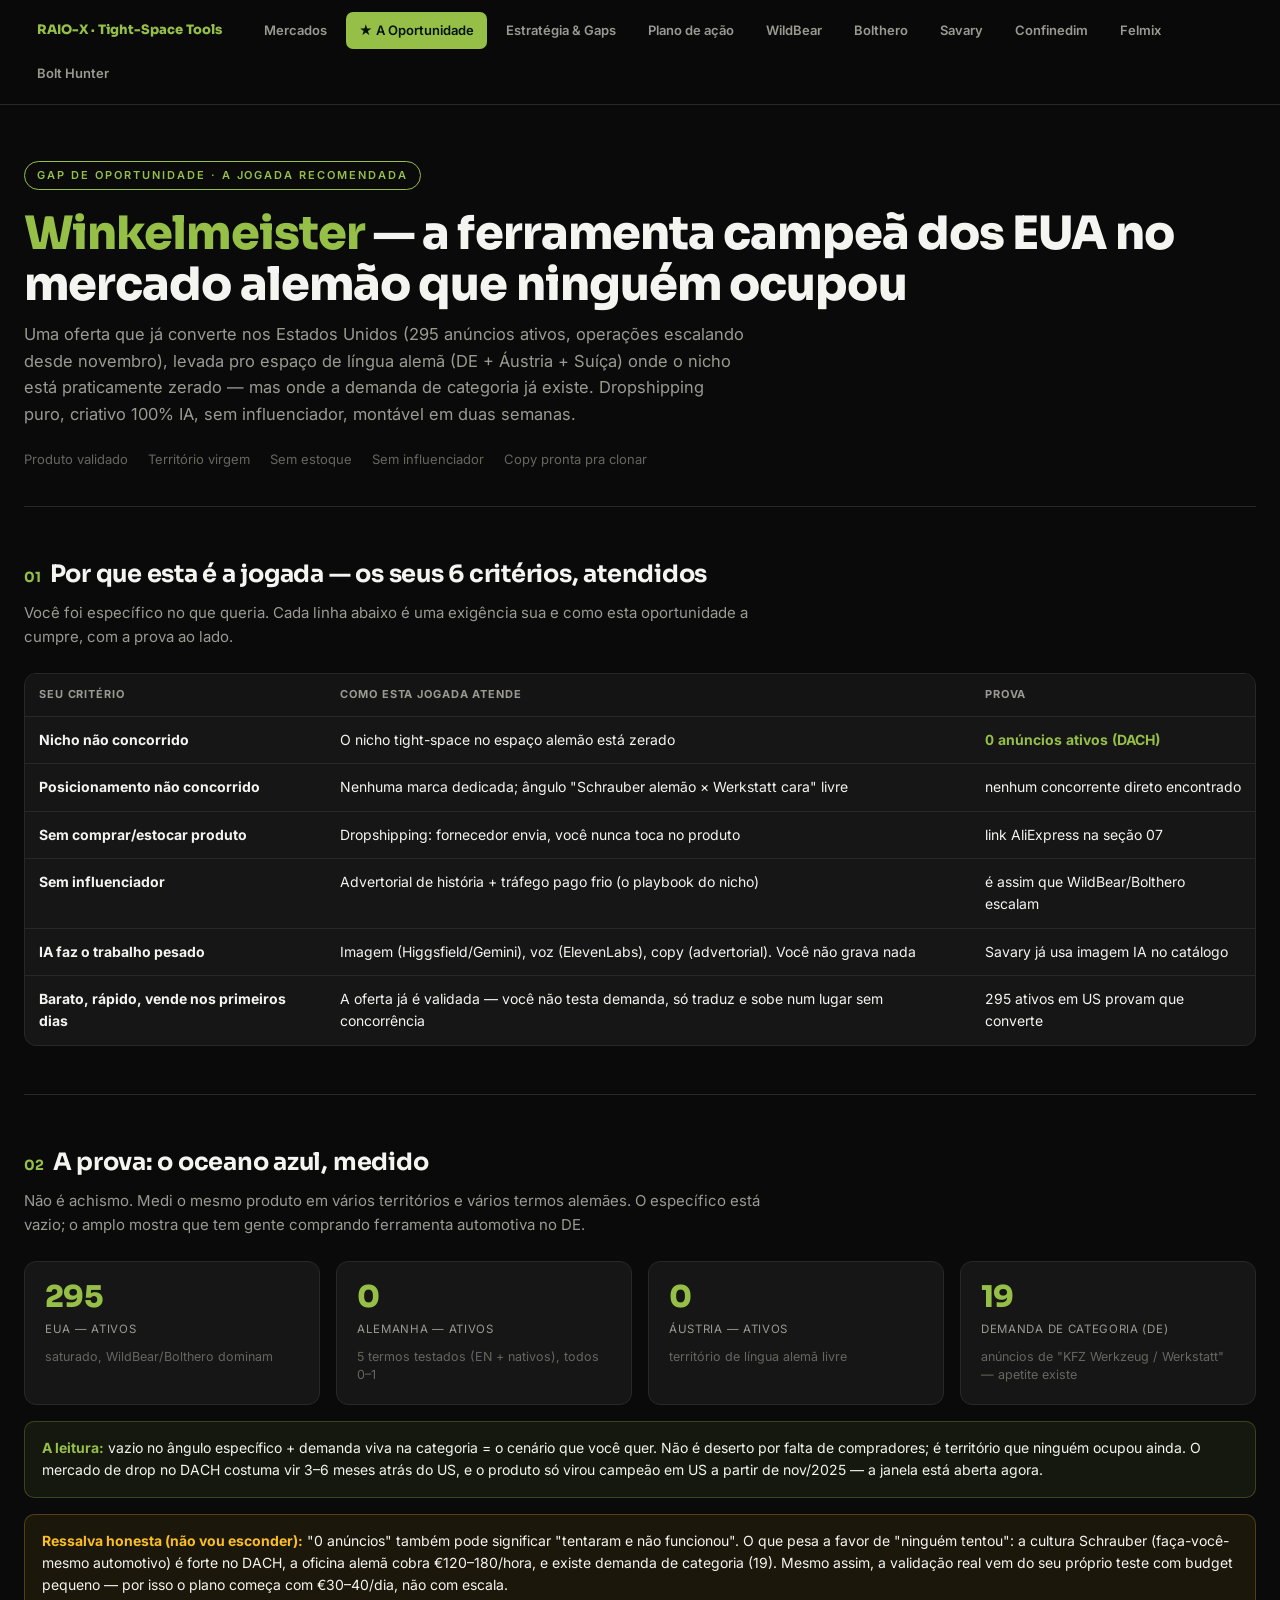
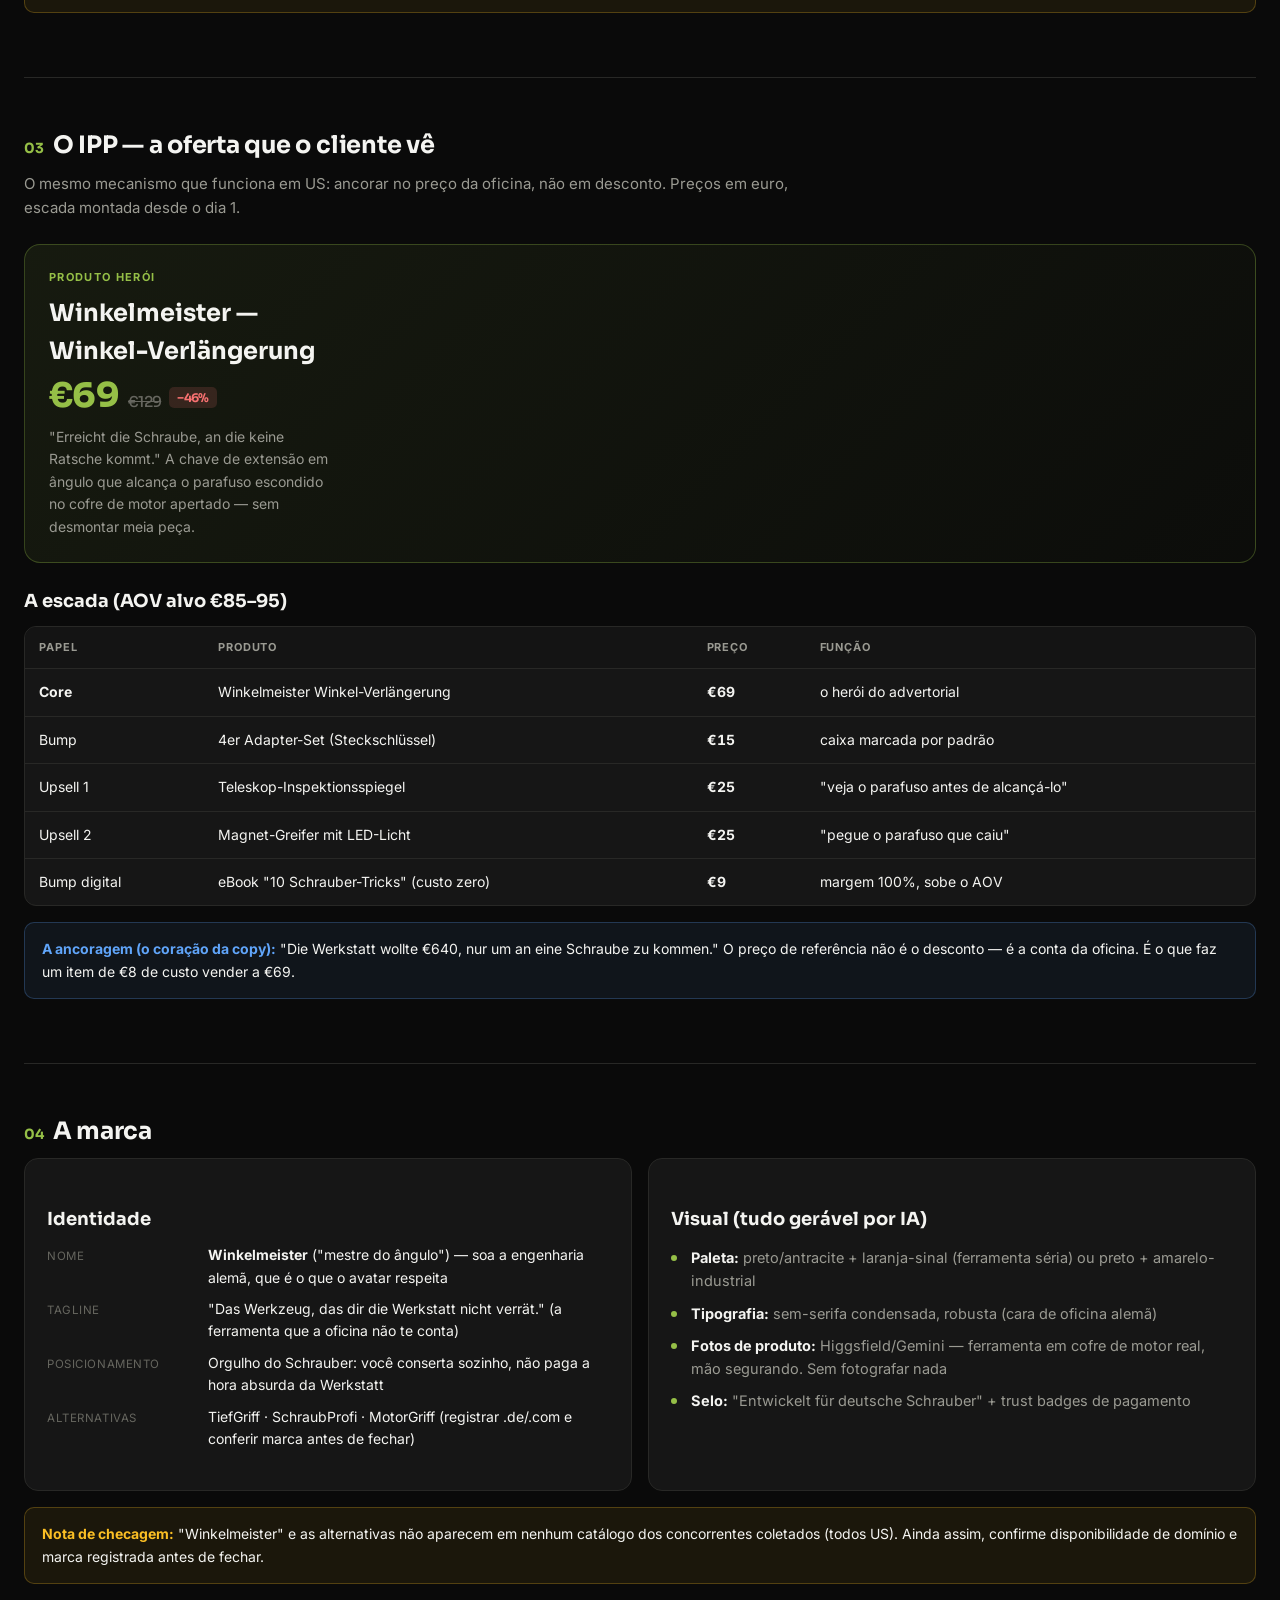
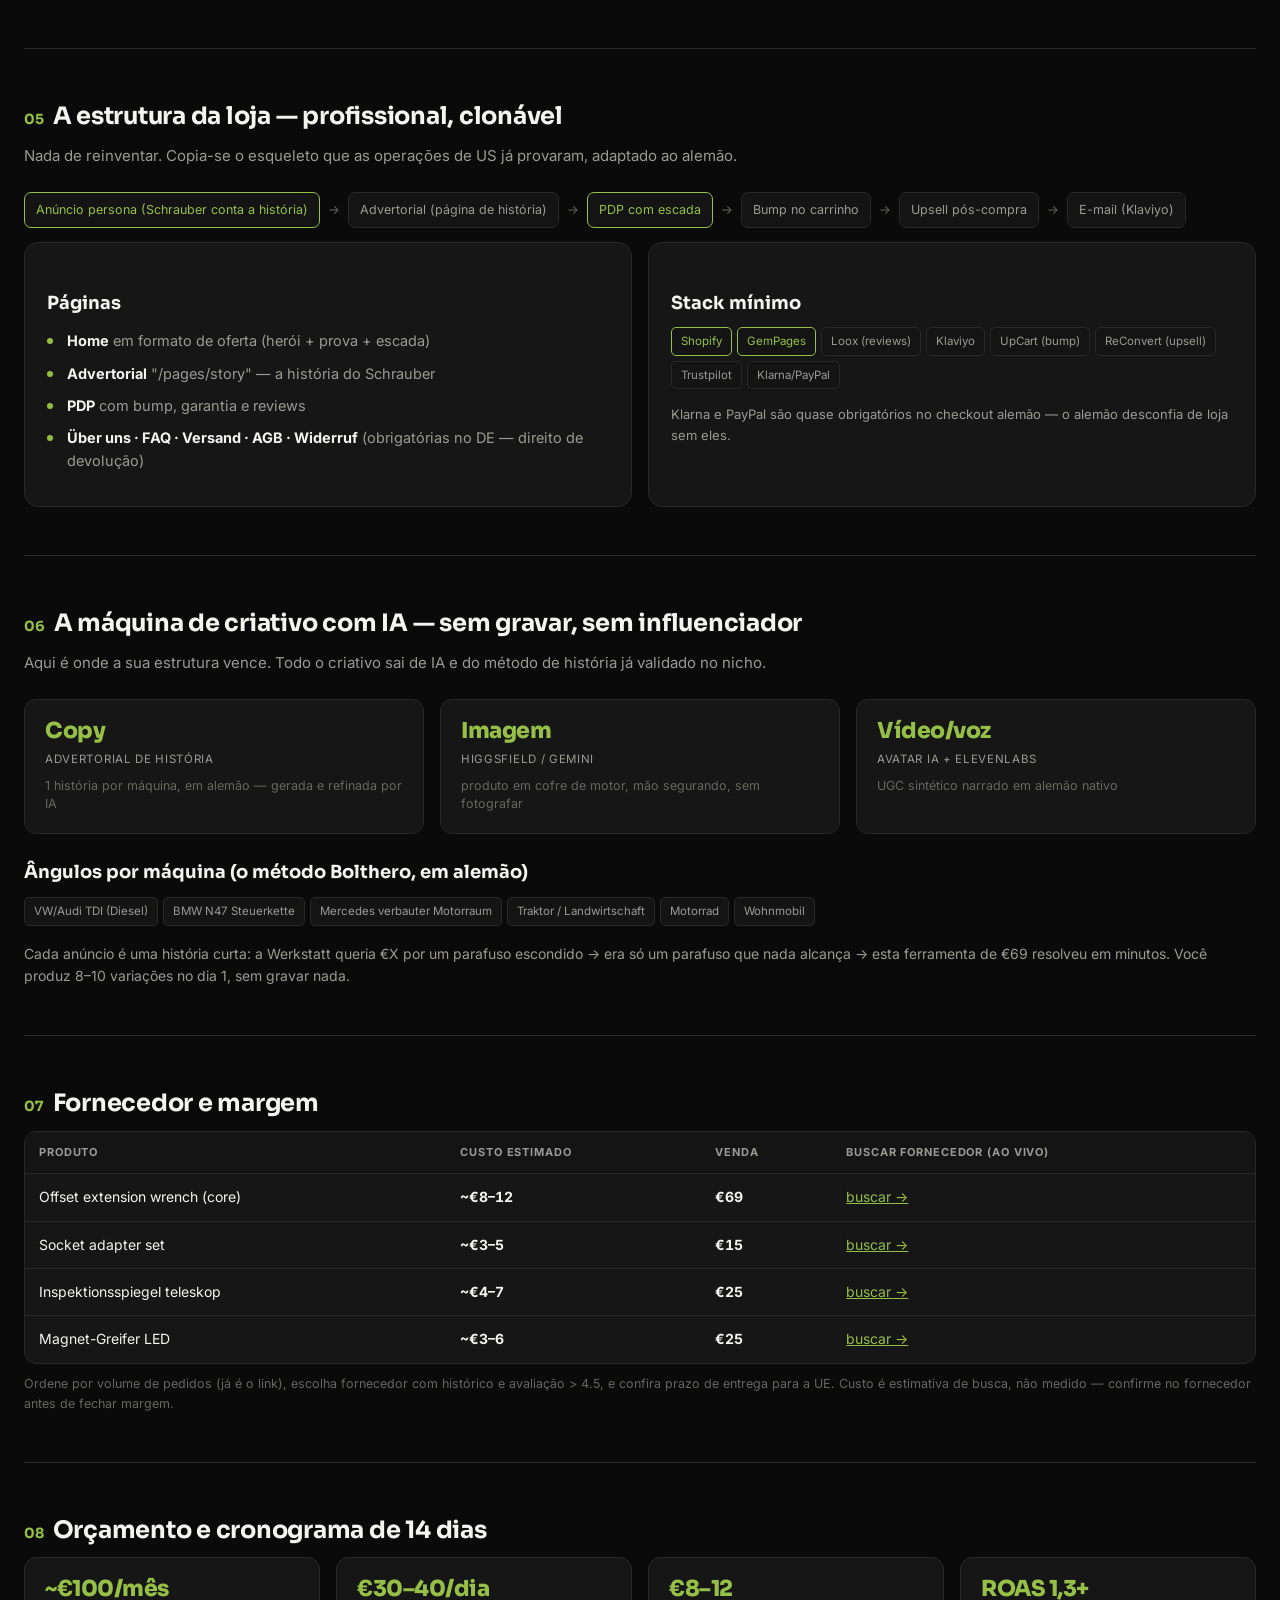
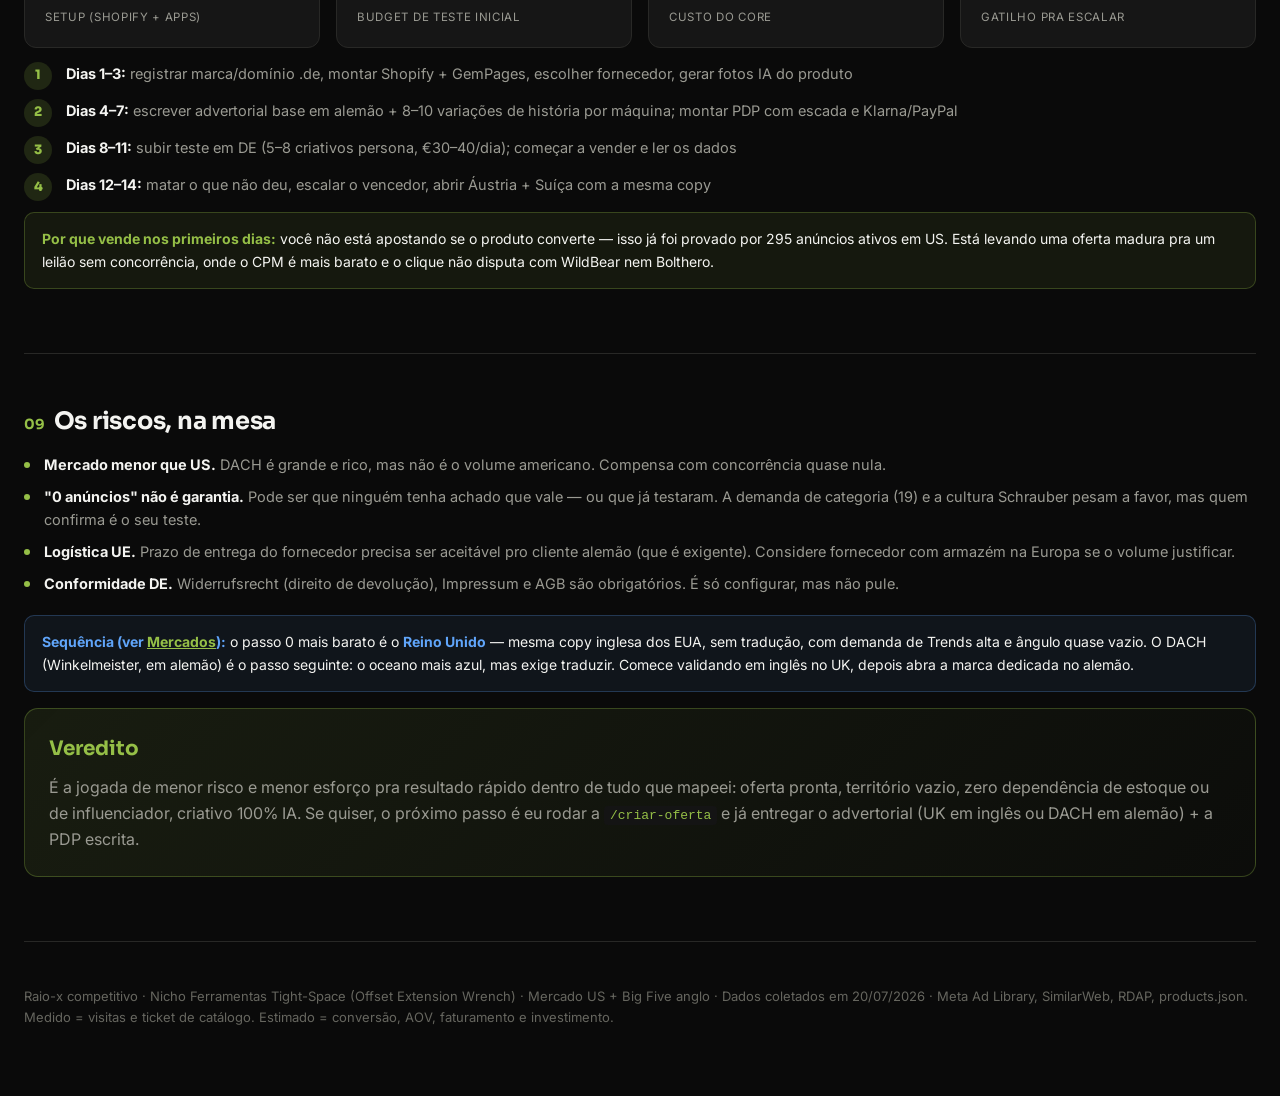
<file: oportunidade.html>
<!doctype html><html lang="pt-BR"><head><meta charset="utf-8">
<meta name="viewport" content="width=device-width,initial-scale=1">
<title>A Oportunidade · Winkelmeister (DACH)</title><link rel="stylesheet" href="estilo.css"></head><body><div class="nav"><div class="wrap"><a class="home" href="index.html">RAIO-X · Tight-Space Tools</a><a class="" href="mercados.html">Mercados</a><a class="on" href="oportunidade.html">★ A Oportunidade</a><a class="" href="estrategia.html">Estratégia & Gaps</a><a class="" href="plano-de-acao.html">Plano de ação</a><a class="" href="loja-wildbear.html">WildBear</a><a class="" href="loja-bolthero.html">Bolthero</a><a class="" href="loja-savary.html">Savary</a><a class="" href="loja-confinedim.html">Confinedim</a><a class="" href="loja-felmix.html">Felmix</a><a class="" href="loja-bolthunter.html">Bolt Hunter</a></div></div><div class="wrap">
<header>
<span class="tag">Gap de oportunidade · a jogada recomendada</span>
<h1><em>Winkelmeister</em> — a ferramenta campeã dos EUA no mercado alemão que ninguém ocupou</h1>
<p class="sub">Uma oferta que já converte nos Estados Unidos (295 anúncios ativos, operações escalando desde novembro), levada pro espaço de língua alemã (DE + Áustria + Suíça) onde o nicho está praticamente zerado — mas onde a demanda de categoria já existe. Dropshipping puro, criativo 100% IA, sem influenciador, montável em duas semanas.</p>
<div class="meta"><span>Produto validado</span><span>Território virgem</span><span>Sem estoque</span><span>Sem influenciador</span><span>Copy pronta pra clonar</span></div>
</header>

<section>
<h2><span class="n">01</span>Por que esta é a jogada — os seus 6 critérios, atendidos</h2>
<p class="lead">Você foi específico no que queria. Cada linha abaixo é uma exigência sua e como esta oportunidade a cumpre, com a prova ao lado.</p>
<div class="tblwrap"><table>
<thead><tr><th>Seu critério</th><th>Como esta jogada atende</th><th>Prova</th></tr></thead>
<tbody>
<tr><td><b>Nicho não concorrido</b></td><td>O nicho tight-space no espaço alemão está zerado</td><td class="num up">0 anúncios ativos (DACH)</td></tr>
<tr><td><b>Posicionamento não concorrido</b></td><td>Nenhuma marca dedicada; ângulo "Schrauber alemão × Werkstatt cara" livre</td><td>nenhum concorrente direto encontrado</td></tr>
<tr><td><b>Sem comprar/estocar produto</b></td><td>Dropshipping: fornecedor envia, você nunca toca no produto</td><td>link AliExpress na seção 07</td></tr>
<tr><td><b>Sem influenciador</b></td><td>Advertorial de história + tráfego pago frio (o playbook do nicho)</td><td>é assim que WildBear/Bolthero escalam</td></tr>
<tr><td><b>IA faz o trabalho pesado</b></td><td>Imagem (Higgsfield/Gemini), voz (ElevenLabs), copy (advertorial). Você não grava nada</td><td>Savary já usa imagem IA no catálogo</td></tr>
<tr><td><b>Barato, rápido, vende nos primeiros dias</b></td><td>A oferta já é validada — você não testa demanda, só traduz e sobe num lugar sem concorrência</td><td>295 ativos em US provam que converte</td></tr>
</tbody></table></div>
</section>

<section>
<h2><span class="n">02</span>A prova: o oceano azul, medido</h2>
<p class="lead">Não é achismo. Medi o mesmo produto em vários territórios e vários termos alemães. O específico está vazio; o amplo mostra que tem gente comprando ferramenta automotiva no DE.</p>
<div class="grid g4">
<div class="stat"><div class="v down">295</div><div class="l">EUA — ativos</div><div class="d">saturado, WildBear/Bolthero dominam</div></div>
<div class="stat"><div class="v up">0</div><div class="l">Alemanha — ativos</div><div class="d">5 termos testados (EN + nativos), todos 0–1</div></div>
<div class="stat"><div class="v up">0</div><div class="l">Áustria — ativos</div><div class="d">território de língua alemã livre</div></div>
<div class="stat"><div class="v">19</div><div class="l">demanda de categoria (DE)</div><div class="d">anúncios de "KFZ Werkzeug / Werkstatt" — apetite existe</div></div>
</div>
<div class="good note"><b>A leitura:</b> vazio no ângulo específico + demanda viva na categoria = o cenário que você quer. Não é deserto por falta de compradores; é território que ninguém ocupou ainda. O mercado de drop no DACH costuma vir 3–6 meses atrás do US, e o produto só virou campeão em US a partir de nov/2025 — a janela está aberta agora.</div>
<div class="note"><b>Ressalva honesta (não vou esconder):</b> "0 anúncios" também pode significar "tentaram e não funcionou". O que pesa a favor de "ninguém tentou": a cultura Schrauber (faça-você-mesmo automotivo) é forte no DACH, a oficina alemã cobra €120–180/hora, e existe demanda de categoria (19). Mesmo assim, a validação real vem do seu próprio teste com budget pequeno — por isso o plano começa com €30–40/dia, não com escala.</div>
</section>

<section>
<h2><span class="n">03</span>O IPP — a oferta que o cliente vê</h2>
<p class="lead">O mesmo mecanismo que funciona em US: ancorar no preço da oficina, não em desconto. Preços em euro, escada montada desde o dia 1.</p>
<div class="hero-prod">
<div><div class="r">Produto herói</div><h3>Winkelmeister — Winkel-Verlängerung</h3>
<div class="preco">€69<span class="de">€129</span><span class="off">−46%</span></div>
<p style="color:var(--dim);margin-top:12px;font-size:14px">"Erreicht die Schraube, an die keine Ratsche kommt." A chave de extensão em ângulo que alcança o parafuso escondido no cofre de motor apertado — sem desmontar meia peça.</p></div>
</div>
<h3>A escada (AOV alvo €85–95)</h3>
<div class="tblwrap"><table>
<thead><tr><th>Papel</th><th>Produto</th><th>Preço</th><th>Função</th></tr></thead>
<tbody>
<tr><td><b>Core</b></td><td>Winkelmeister Winkel-Verlängerung</td><td class="num">€69</td><td>o herói do advertorial</td></tr>
<tr><td>Bump</td><td>4er Adapter-Set (Steckschlüssel)</td><td class="num">€15</td><td>caixa marcada por padrão</td></tr>
<tr><td>Upsell 1</td><td>Teleskop-Inspektionsspiegel</td><td class="num">€25</td><td>"veja o parafuso antes de alcançá-lo"</td></tr>
<tr><td>Upsell 2</td><td>Magnet-Greifer mit LED-Licht</td><td class="num">€25</td><td>"pegue o parafuso que caiu"</td></tr>
<tr><td>Bump digital</td><td>eBook "10 Schrauber-Tricks" (custo zero)</td><td class="num">€9</td><td>margem 100%, sobe o AOV</td></tr>
</tbody></table></div>
<div class="info note"><b>A ancoragem (o coração da copy):</b> "Die Werkstatt wollte €640, nur um an eine Schraube zu kommen." O preço de referência não é o desconto — é a conta da oficina. É o que faz um item de €8 de custo vender a €69.</div>
</section>

<section>
<h2><span class="n">04</span>A marca</h2>
<div class="grid g2">
<div class="card"><h3>Identidade</h3>
<dl class="kv">
<dt>Nome</dt><dd><b>Winkelmeister</b> ("mestre do ângulo") — soa a engenharia alemã, que é o que o avatar respeita</dd>
<dt>Tagline</dt><dd>"Das Werkzeug, das dir die Werkstatt nicht verrät." (a ferramenta que a oficina não te conta)</dd>
<dt>Posicionamento</dt><dd>Orgulho do Schrauber: você conserta sozinho, não paga a hora absurda da Werkstatt</dd>
<dt>Alternativas</dt><dd>TiefGriff · SchraubProfi · MotorGriff (registrar .de/.com e conferir marca antes de fechar)</dd>
</dl></div>
<div class="card"><h3>Visual (tudo gerável por IA)</h3>
<ul class="cl">
<li><b>Paleta:</b> preto/antracite + laranja-sinal (ferramenta séria) ou preto + amarelo-industrial</li>
<li><b>Tipografia:</b> sem-serifa condensada, robusta (cara de oficina alemã)</li>
<li><b>Fotos de produto:</b> Higgsfield/Gemini — ferramenta em cofre de motor real, mão segurando. Sem fotografar nada</li>
<li><b>Selo:</b> "Entwickelt für deutsche Schrauber" + trust badges de pagamento</li>
</ul></div>
</div>
<div class="note"><b>Nota de checagem:</b> "Winkelmeister" e as alternativas não aparecem em nenhum catálogo dos concorrentes coletados (todos US). Ainda assim, confirme disponibilidade de domínio e marca registrada antes de fechar.</div>
</section>

<section>
<h2><span class="n">05</span>A estrutura da loja — profissional, clonável</h2>
<p class="lead">Nada de reinventar. Copia-se o esqueleto que as operações de US já provaram, adaptado ao alemão.</p>
<div class="funnel">
<i class="k">Anúncio persona (Schrauber conta a história)</i><s>→</s><i>Advertorial (página de história)</i><s>→</s><i class="k">PDP com escada</i><s>→</s><i>Bump no carrinho</i><s>→</s><i>Upsell pós-compra</i><s>→</s><i>E-mail (Klaviyo)</i>
</div>
<div class="grid g2">
<div class="card"><h3>Páginas</h3><ul class="cl">
<li><b>Home</b> em formato de oferta (herói + prova + escada)</li>
<li><b>Advertorial</b> "/pages/story" — a história do Schrauber</li>
<li><b>PDP</b> com bump, garantia e reviews</li>
<li><b>Über uns · FAQ · Versand · AGB · Widerruf</b> (obrigatórias no DE — direito de devolução)</li>
</ul></div>
<div class="card"><h3>Stack mínimo</h3><div class="chips">
<span class="hi">Shopify</span><span class="hi">GemPages</span><span>Loox (reviews)</span><span>Klaviyo</span><span>UpCart (bump)</span><span>ReConvert (upsell)</span><span>Trustpilot</span><span>Klarna/PayPal</span>
</div><p style="color:var(--dim);font-size:13px;margin-top:10px">Klarna e PayPal são quase obrigatórios no checkout alemão — o alemão desconfia de loja sem eles.</p></div>
</div>
</section>

<section>
<h2><span class="n">06</span>A máquina de criativo com IA — sem gravar, sem influenciador</h2>
<p class="lead">Aqui é onde a sua estrutura vence. Todo o criativo sai de IA e do método de história já validado no nicho.</p>
<div class="grid g3">
<div class="stat"><div class="v sm">Copy</div><div class="l">advertorial de história</div><div class="d">1 história por máquina, em alemão — gerada e refinada por IA</div></div>
<div class="stat"><div class="v sm">Imagem</div><div class="l">Higgsfield / Gemini</div><div class="d">produto em cofre de motor, mão segurando, sem fotografar</div></div>
<div class="stat"><div class="v sm">Vídeo/voz</div><div class="l">avatar IA + ElevenLabs</div><div class="d">UGC sintético narrado em alemão nativo</div></div>
</div>
<h3>Ângulos por máquina (o método Bolthero, em alemão)</h3>
<div class="chips">
<span>VW/Audi TDI (Diesel)</span><span>BMW N47 Steuerkette</span><span>Mercedes verbauter Motorraum</span><span>Traktor / Landwirtschaft</span><span>Motorrad</span><span>Wohnmobil</span>
</div>
<p style="color:var(--dim);font-size:14px;margin-top:12px">Cada anúncio é uma história curta: a Werkstatt queria €X por um parafuso escondido → era só um parafuso que nada alcança → esta ferramenta de €69 resolveu em minutos. Você produz 8–10 variações no dia 1, sem gravar nada.</p>
</section>

<section>
<h2><span class="n">07</span>Fornecedor e margem</h2>
<div class="tblwrap"><table>
<thead><tr><th>Produto</th><th>Custo estimado</th><th>Venda</th><th>Buscar fornecedor (ao vivo)</th></tr></thead>
<tbody>
<tr><td>Offset extension wrench (core)</td><td class="num">~€8–12</td><td class="num">€69</td><td><a href="https://www.aliexpress.com/w/wholesale-offset-extension-wrench.html?SortType=total_tranpro_desc">buscar →</a></td></tr>
<tr><td>Socket adapter set</td><td class="num">~€3–5</td><td class="num">€15</td><td><a href="https://www.aliexpress.com/w/wholesale-socket-adapter-set.html?SortType=total_tranpro_desc">buscar →</a></td></tr>
<tr><td>Inspektionsspiegel teleskop</td><td class="num">~€4–7</td><td class="num">€25</td><td><a href="https://www.aliexpress.com/w/wholesale-telescoping-inspection-mirror.html?SortType=total_tranpro_desc">buscar →</a></td></tr>
<tr><td>Magnet-Greifer LED</td><td class="num">~€3–6</td><td class="num">€25</td><td><a href="https://www.aliexpress.com/w/wholesale-magnetic-pickup-tool-light.html?SortType=total_tranpro_desc">buscar →</a></td></tr>
</tbody></table></div>
<p style="color:var(--dim2);font-size:12.5px;margin-top:10px">Ordene por volume de pedidos (já é o link), escolha fornecedor com histórico e avaliação &gt; 4.5, e confira prazo de entrega para a UE. Custo é estimativa de busca, não medido — confirme no fornecedor antes de fechar margem.</p>
</section>

<section>
<h2><span class="n">08</span>Orçamento e cronograma de 14 dias</h2>
<div class="grid g4">
<div class="stat"><div class="v sm">~€100/mês</div><div class="l">setup (Shopify + apps)</div></div>
<div class="stat"><div class="v sm">€30–40/dia</div><div class="l">budget de teste inicial</div></div>
<div class="stat"><div class="v sm">€8–12</div><div class="l">custo do core</div></div>
<div class="stat"><div class="v sm">ROAS 1,3+</div><div class="l">gatilho pra escalar</div></div>
</div>
<ol class="steps">
<li><b>Dias 1–3:</b> registrar marca/domínio .de, montar Shopify + GemPages, escolher fornecedor, gerar fotos IA do produto</li>
<li><b>Dias 4–7:</b> escrever advertorial base em alemão + 8–10 variações de história por máquina; montar PDP com escada e Klarna/PayPal</li>
<li><b>Dias 8–11:</b> subir teste em DE (5–8 criativos persona, €30–40/dia); começar a vender e ler os dados</li>
<li><b>Dias 12–14:</b> matar o que não deu, escalar o vencedor, abrir Áustria + Suíça com a mesma copy</li>
</ol>
<div class="good note"><b>Por que vende nos primeiros dias:</b> você não está apostando se o produto converte — isso já foi provado por 295 anúncios ativos em US. Está levando uma oferta madura pra um leilão sem concorrência, onde o CPM é mais barato e o clique não disputa com WildBear nem Bolthero.</div>
</section>

<section>
<h2><span class="n">09</span>Os riscos, na mesa</h2>
<ul class="cl">
<li><b>Mercado menor que US.</b> DACH é grande e rico, mas não é o volume americano. Compensa com concorrência quase nula.</li>
<li><b>"0 anúncios" não é garantia.</b> Pode ser que ninguém tenha achado que vale — ou que já testaram. A demanda de categoria (19) e a cultura Schrauber pesam a favor, mas quem confirma é o seu teste.</li>
<li><b>Logística UE.</b> Prazo de entrega do fornecedor precisa ser aceitável pro cliente alemão (que é exigente). Considere fornecedor com armazém na Europa se o volume justificar.</li>
<li><b>Conformidade DE.</b> Widerrufsrecht (direito de devolução), Impressum e AGB são obrigatórios. É só configurar, mas não pule.</li>
</ul>
<div class="info note" style="margin-top:20px"><b>Sequência (ver <a href="mercados.html">Mercados</a>):</b> o passo 0 mais barato é o <b>Reino Unido</b> — mesma copy inglesa dos EUA, sem tradução, com demanda de Trends alta e ângulo quase vazio. O DACH (Winkelmeister, em alemão) é o passo seguinte: o oceano mais azul, mas exige traduzir. Comece validando em inglês no UK, depois abra a marca dedicada no alemão.</div>
<div class="op" style="margin-top:16px"><h3>Veredito</h3><p style="color:var(--dim)">É a jogada de menor risco e menor esforço pra resultado rápido dentro de tudo que mapeei: oferta pronta, território vazio, zero dependência de estoque ou de influenciador, criativo 100% IA. Se quiser, o próximo passo é eu rodar a <code>/criar-oferta</code> e já entregar o advertorial (UK em inglês ou DACH em alemão) + a PDP escrita.</p></div>
</section>
</div><footer><div class="wrap">Raio-x competitivo · Nicho Ferramentas Tight-Space (Offset Extension Wrench) · Mercado US + Big Five anglo · Dados coletados em 20/07/2026 · Meta Ad Library, SimilarWeb, RDAP, products.json. Medido = visitas e ticket de catálogo. Estimado = conversão, AOV, faturamento e investimento.</div></footer></body></html>
</file>
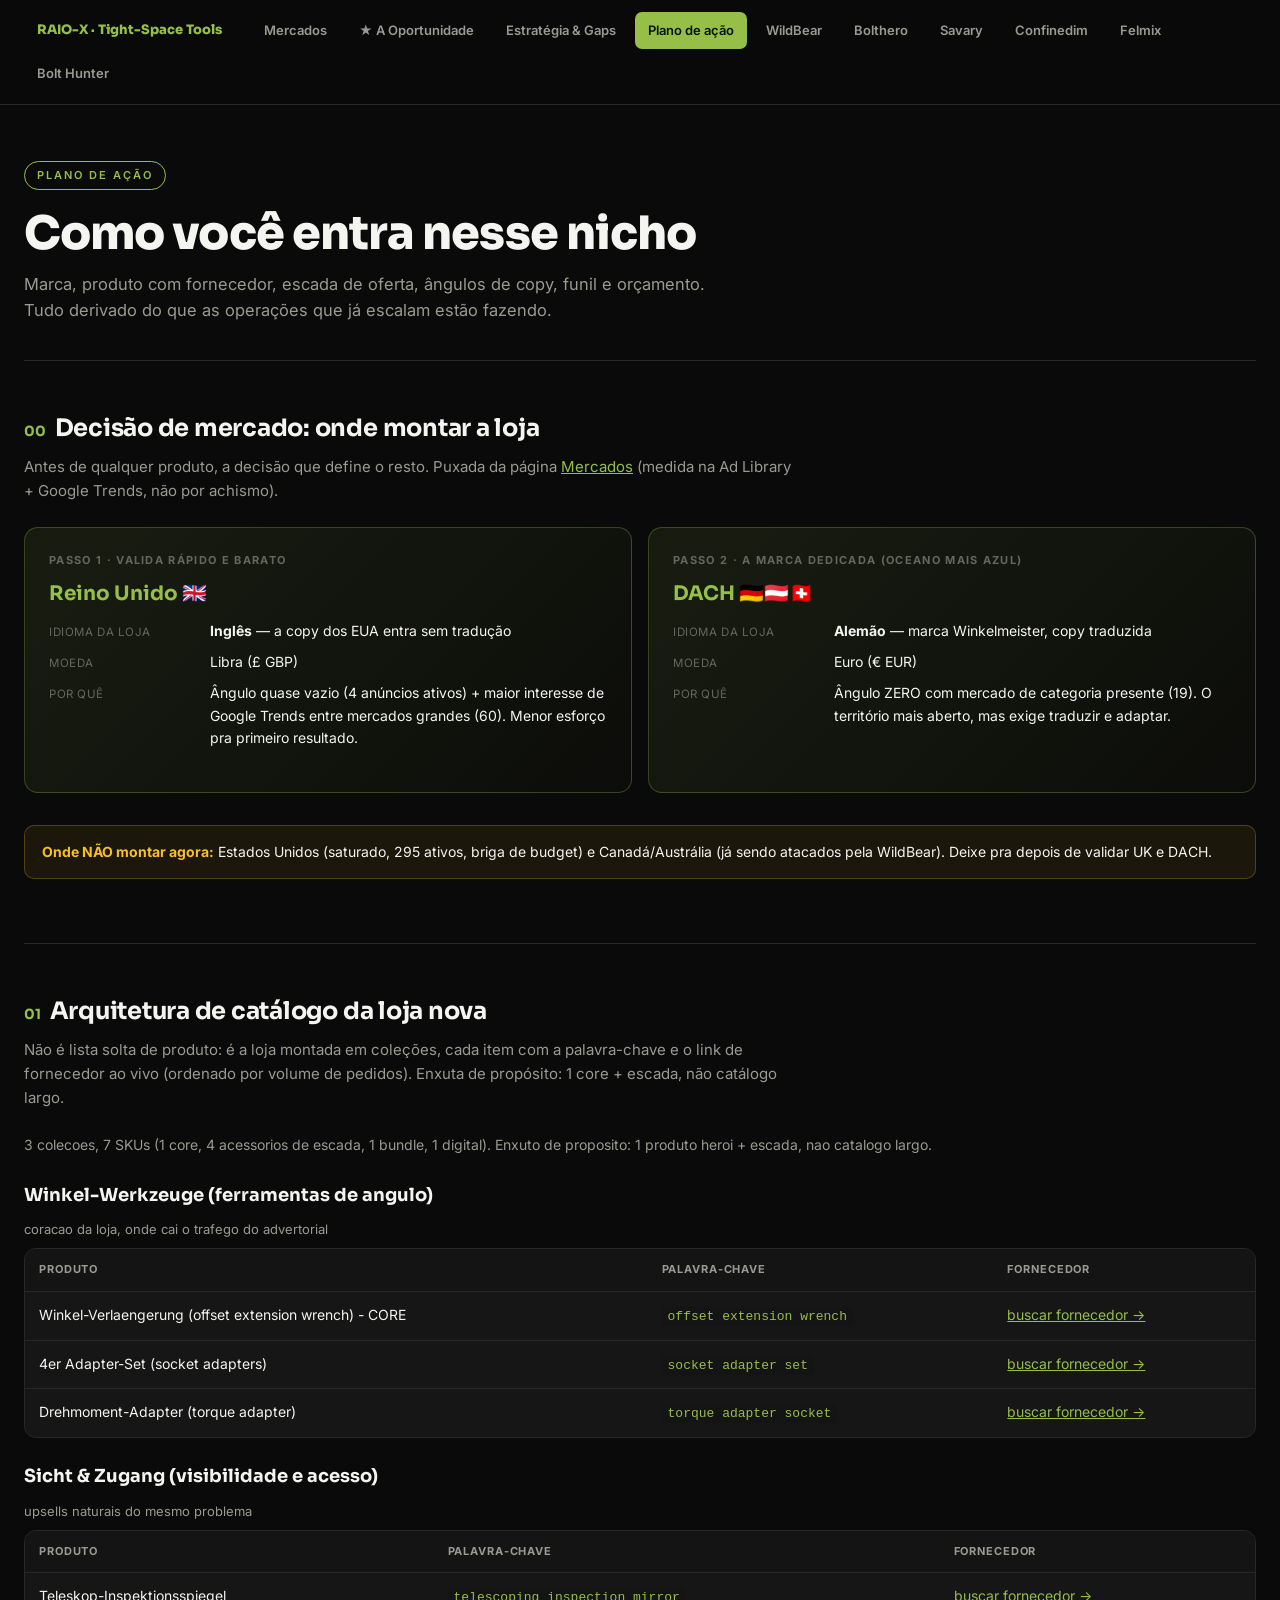
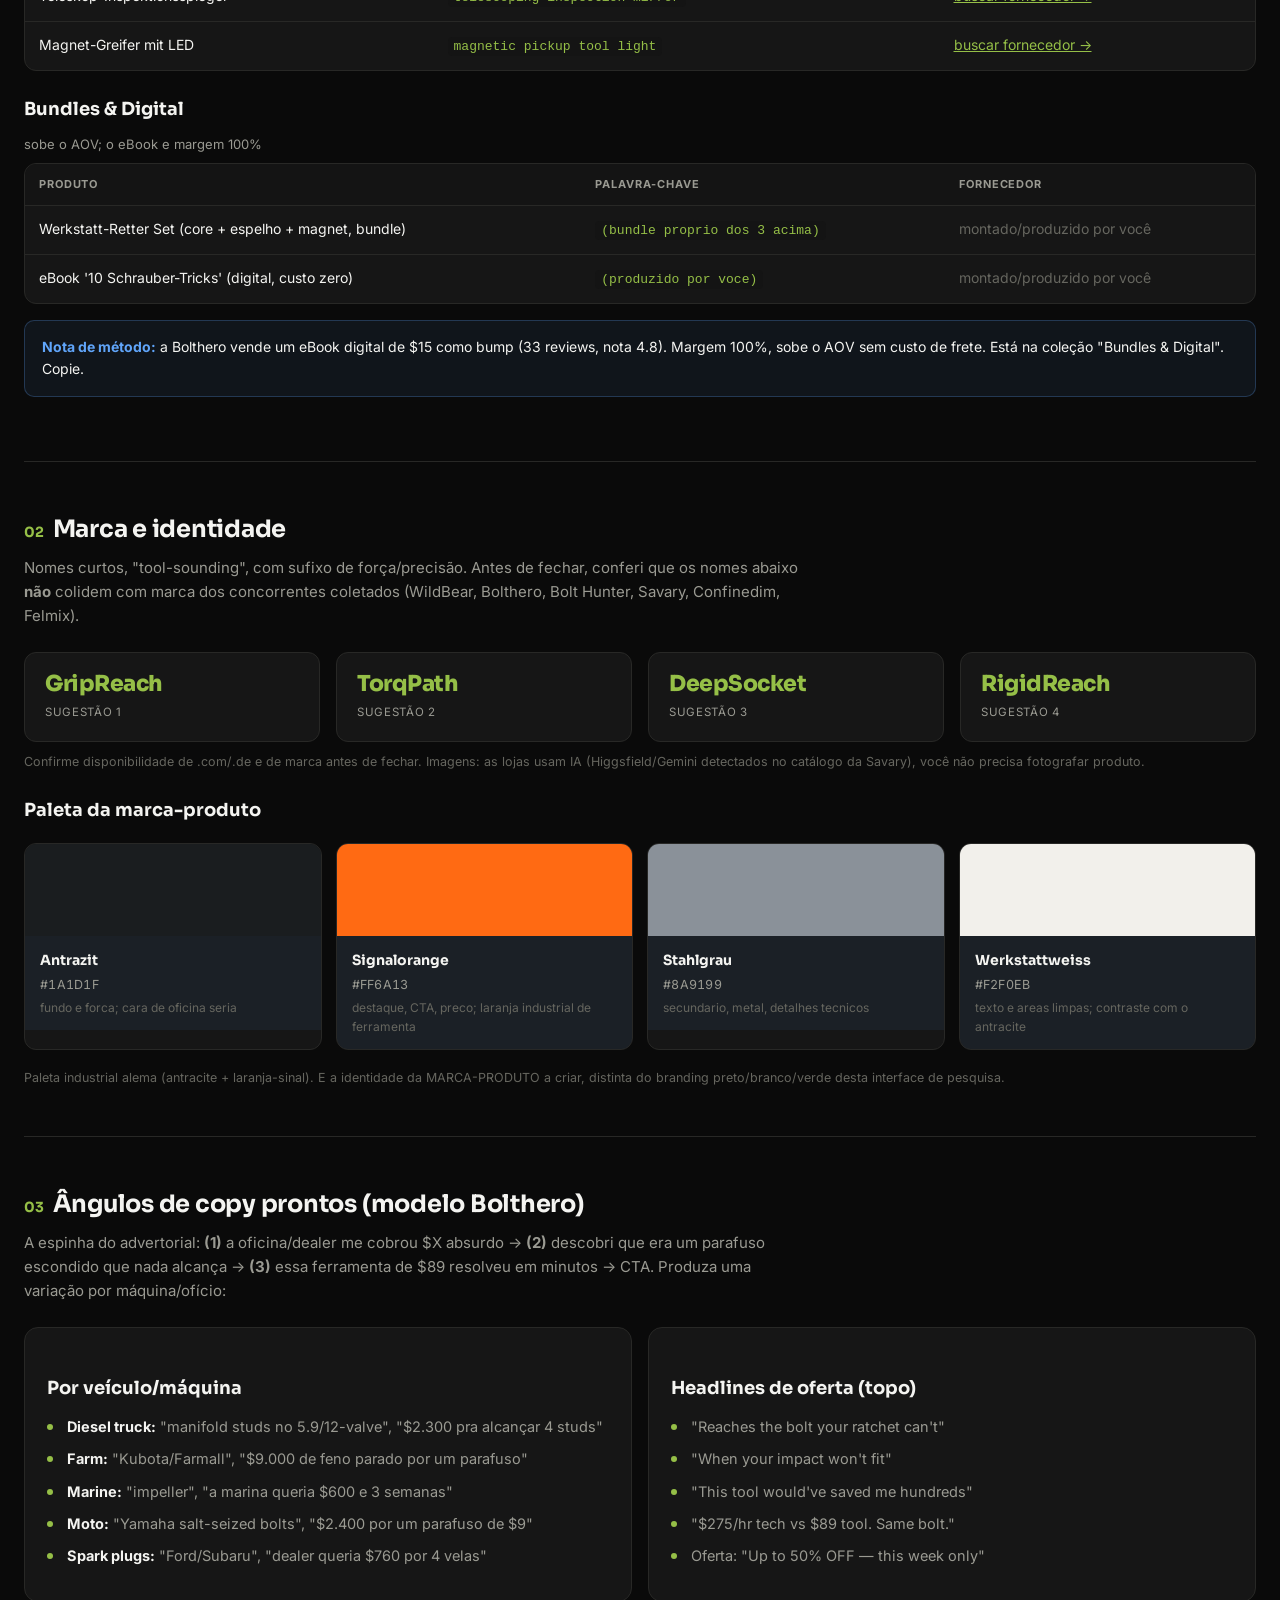
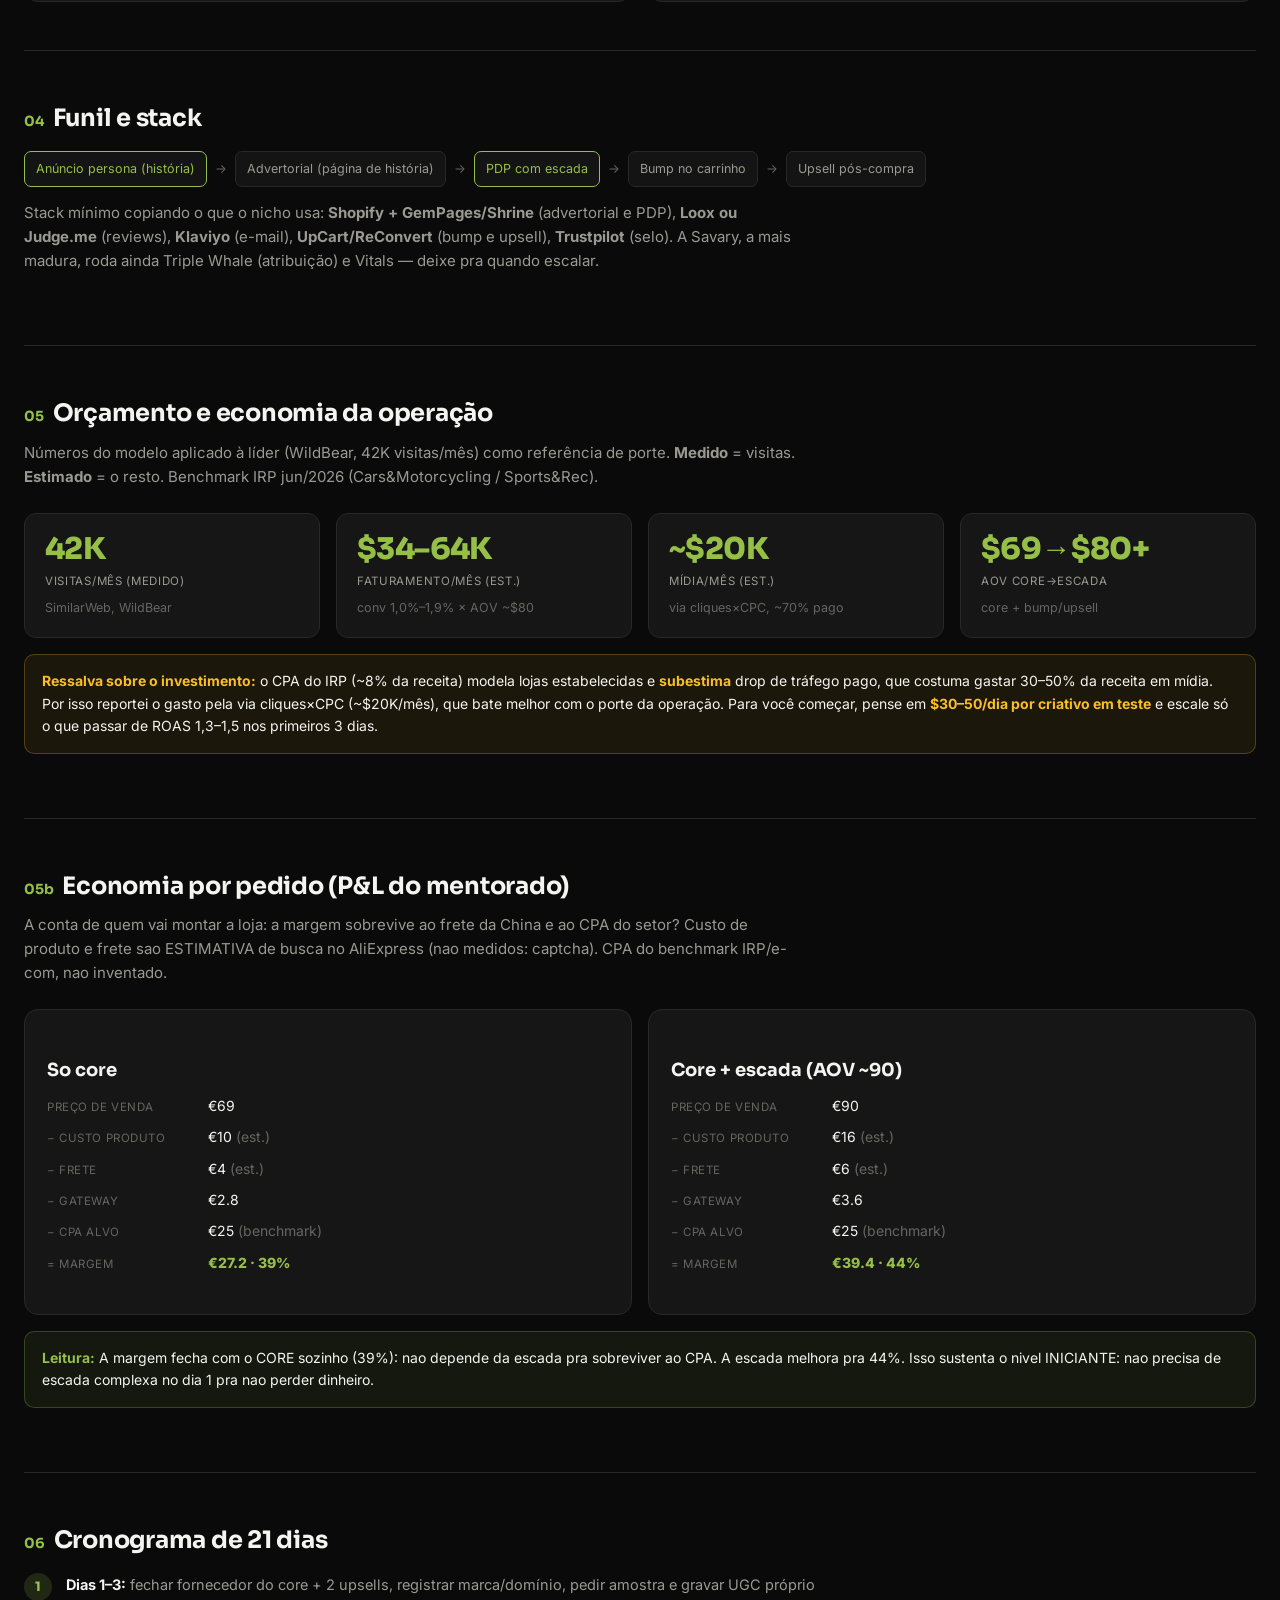
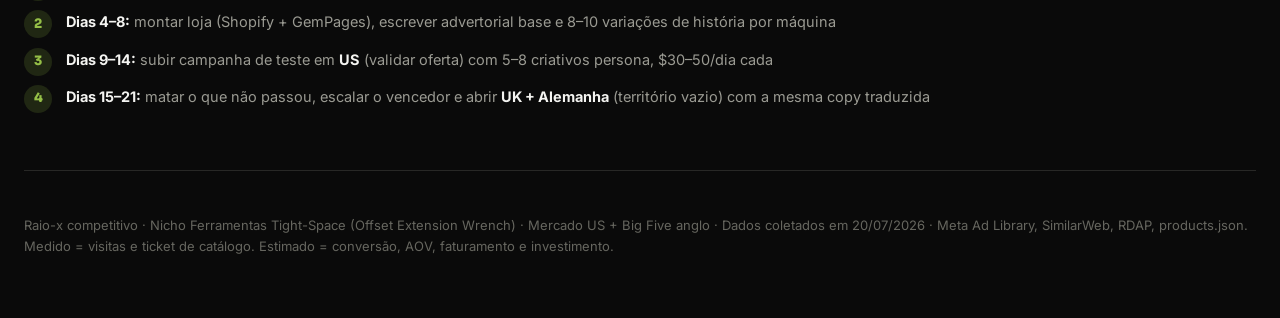
<file: plano-de-acao.html>
<!doctype html><html lang="pt-BR"><head><meta charset="utf-8">
<meta name="viewport" content="width=device-width,initial-scale=1">
<title>Plano de ação · Tight-Space Tools</title><link rel="stylesheet" href="estilo.css"></head><body><div class="nav"><div class="wrap"><a class="home" href="index.html">RAIO-X · Tight-Space Tools</a><a class="" href="mercados.html">Mercados</a><a class="" href="oportunidade.html">★ A Oportunidade</a><a class="" href="estrategia.html">Estratégia & Gaps</a><a class="on" href="plano-de-acao.html">Plano de ação</a><a class="" href="loja-wildbear.html">WildBear</a><a class="" href="loja-bolthero.html">Bolthero</a><a class="" href="loja-savary.html">Savary</a><a class="" href="loja-confinedim.html">Confinedim</a><a class="" href="loja-felmix.html">Felmix</a><a class="" href="loja-bolthunter.html">Bolt Hunter</a></div></div><div class="wrap">
<header>
<span class="tag">Plano de ação</span>
<h1>Como você entra nesse nicho</h1>
<p class="sub">Marca, produto com fornecedor, escada de oferta, ângulos de copy, funil e orçamento. Tudo derivado do que as operações que já escalam estão fazendo.</p>
</header>

<section>
<h2><span class="n">00</span>Decisão de mercado: onde montar a loja</h2>
<p class="lead">Antes de qualquer produto, a decisão que define o resto. Puxada da página <a href="mercados.html">Mercados</a> (medida na Ad Library + Google Trends, não por achismo).</p>
<div class="grid g2">
<div class="op"><div class="r">Passo 1 · valida rápido e barato</div><h3>Reino Unido 🇬🇧</h3>
<dl class="kv">
<dt>Idioma da loja</dt><dd><b>Inglês</b> — a copy dos EUA entra sem tradução</dd>
<dt>Moeda</dt><dd>Libra (£ GBP)</dd>
<dt>Por quê</dt><dd>Ângulo quase vazio (4 anúncios ativos) + maior interesse de Google Trends entre mercados grandes (60). Menor esforço pra primeiro resultado.</dd>
</dl></div>
<div class="op"><div class="r">Passo 2 · a marca dedicada (oceano mais azul)</div><h3>DACH 🇩🇪🇦🇹🇨🇭</h3>
<dl class="kv">
<dt>Idioma da loja</dt><dd><b>Alemão</b> — marca Winkelmeister, copy traduzida</dd>
<dt>Moeda</dt><dd>Euro (€ EUR)</dd>
<dt>Por quê</dt><dd>Ângulo ZERO com mercado de categoria presente (19). O território mais aberto, mas exige traduzir e adaptar.</dd>
</dl></div>
</div>
<div class="note"><b>Onde NÃO montar agora:</b> Estados Unidos (saturado, 295 ativos, briga de budget) e Canadá/Austrália (já sendo atacados pela WildBear). Deixe pra depois de validar UK e DACH.</div>
</section>


<section>
<h2><span class="n">01</span>Arquitetura de catálogo da loja nova</h2>
<p class="lead">Não é lista solta de produto: é a loja montada em coleções, cada item com a palavra-chave e o link de fornecedor ao vivo (ordenado por volume de pedidos). Enxuta de propósito: 1 core + escada, não catálogo largo.</p>
<p style="color:var(--dim);font-size:14px;margin-bottom:16px">3 colecoes, 7 SKUs (1 core, 4 acessorios de escada, 1 bundle, 1 digital). Enxuto de proposito: 1 produto heroi + escada, nao catalogo largo.</p><h3>Winkel-Werkzeuge (ferramentas de angulo)</h3><p style="color:var(--dim);font-size:13px;margin:4px 0 8px">coracao da loja, onde cai o trafego do advertorial</p><div class="tblwrap"><table><thead><tr><th>Produto</th><th>Palavra-chave</th><th>Fornecedor</th></tr></thead><tbody><tr><td>Winkel-Verlaengerung (offset extension wrench) - CORE</td><td><code>offset extension wrench</code></td><td><a href="https://www.aliexpress.com/w/wholesale-offset-extension-wrench.html?SortType=total_tranpro_desc">buscar fornecedor →</a></td></tr><tr><td>4er Adapter-Set (socket adapters)</td><td><code>socket adapter set</code></td><td><a href="https://www.aliexpress.com/w/wholesale-socket-adapter-set.html?SortType=total_tranpro_desc">buscar fornecedor →</a></td></tr><tr><td>Drehmoment-Adapter (torque adapter)</td><td><code>torque adapter socket</code></td><td><a href="https://www.aliexpress.com/w/wholesale-torque-adapter-socket.html?SortType=total_tranpro_desc">buscar fornecedor →</a></td></tr></tbody></table></div><h3>Sicht & Zugang (visibilidade e acesso)</h3><p style="color:var(--dim);font-size:13px;margin:4px 0 8px">upsells naturais do mesmo problema</p><div class="tblwrap"><table><thead><tr><th>Produto</th><th>Palavra-chave</th><th>Fornecedor</th></tr></thead><tbody><tr><td>Teleskop-Inspektionsspiegel</td><td><code>telescoping inspection mirror</code></td><td><a href="https://www.aliexpress.com/w/wholesale-telescoping-inspection-mirror.html?SortType=total_tranpro_desc">buscar fornecedor →</a></td></tr><tr><td>Magnet-Greifer mit LED</td><td><code>magnetic pickup tool light</code></td><td><a href="https://www.aliexpress.com/w/wholesale-magnetic-pickup-tool-light.html?SortType=total_tranpro_desc">buscar fornecedor →</a></td></tr></tbody></table></div><h3>Bundles & Digital</h3><p style="color:var(--dim);font-size:13px;margin:4px 0 8px">sobe o AOV; o eBook e margem 100%</p><div class="tblwrap"><table><thead><tr><th>Produto</th><th>Palavra-chave</th><th>Fornecedor</th></tr></thead><tbody><tr><td>Werkstatt-Retter Set (core + espelho + magnet, bundle)</td><td><code>(bundle proprio dos 3 acima)</code></td><td><span style="color:var(--dim2)">montado/produzido por você</span></td></tr><tr><td>eBook '10 Schrauber-Tricks' (digital, custo zero)</td><td><code>(produzido por voce)</code></td><td><span style="color:var(--dim2)">montado/produzido por você</span></td></tr></tbody></table></div>
<div class="info note"><b>Nota de método:</b> a Bolthero vende um eBook digital de $15 como bump (33 reviews, nota 4.8). Margem 100%, sobe o AOV sem custo de frete. Está na coleção "Bundles & Digital". Copie.</div>
</section>

<section>
<h2><span class="n">02</span>Marca e identidade</h2>
<p class="lead">Nomes curtos, "tool-sounding", com sufixo de força/precisão. Antes de fechar, conferi que os nomes abaixo <b>não</b> colidem com marca dos concorrentes coletados (WildBear, Bolthero, Bolt Hunter, Savary, Confinedim, Felmix).</p>
<div class="grid g4">
<div class="stat"><div class="v sm">GripReach</div><div class="l">sugestão 1</div></div>
<div class="stat"><div class="v sm">TorqPath</div><div class="l">sugestão 2</div></div>
<div class="stat"><div class="v sm">DeepSocket</div><div class="l">sugestão 3</div></div>
<div class="stat"><div class="v sm">RigidReach</div><div class="l">sugestão 4</div></div>
</div>
<p style="color:var(--dim2);font-size:12.5px;margin-top:10px">Confirme disponibilidade de .com/.de e de marca antes de fechar. Imagens: as lojas usam IA (Higgsfield/Gemini detectados no catálogo da Savary), você não precisa fotografar produto.</p>
<h3>Paleta da marca-produto</h3>
<div class="palette"><div class="swatch"><div class="sw" style="background:#1A1D1F"></div><div class="info"><b>Antrazit</b><div class="hex">#1A1D1F</div><div class="fn">fundo e forca; cara de oficina seria</div></div></div><div class="swatch"><div class="sw" style="background:#FF6A13"></div><div class="info"><b>Signalorange</b><div class="hex">#FF6A13</div><div class="fn">destaque, CTA, preco; laranja industrial de ferramenta</div></div></div><div class="swatch"><div class="sw" style="background:#8A9199"></div><div class="info"><b>Stahlgrau</b><div class="hex">#8A9199</div><div class="fn">secundario, metal, detalhes tecnicos</div></div></div><div class="swatch"><div class="sw" style="background:#F2F0EB"></div><div class="info"><b>Werkstattweiss</b><div class="hex">#F2F0EB</div><div class="fn">texto e areas limpas; contraste com o antracite</div></div></div></div><p style="color:var(--dim2);font-size:12.5px;margin-top:6px">Paleta industrial alema (antracite + laranja-sinal). E a identidade da MARCA-PRODUTO a criar, distinta do branding preto/branco/verde desta interface de pesquisa.</p>
</section>

<section>
<h2><span class="n">03</span>Ângulos de copy prontos (modelo Bolthero)</h2>
<p class="lead">A espinha do advertorial: <b>(1)</b> a oficina/dealer me cobrou $X absurdo → <b>(2)</b> descobri que era um parafuso escondido que nada alcança → <b>(3)</b> essa ferramenta de $89 resolveu em minutos → CTA. Produza uma variação por máquina/ofício:</p>
<div class="grid g2">
<div class="card"><h3>Por veículo/máquina</h3><ul class="cl">
<li><b>Diesel truck:</b> "manifold studs no 5.9/12-valve", "$2.300 pra alcançar 4 studs"</li>
<li><b>Farm:</b> "Kubota/Farmall", "$9.000 de feno parado por um parafuso"</li>
<li><b>Marine:</b> "impeller", "a marina queria $600 e 3 semanas"</li>
<li><b>Moto:</b> "Yamaha salt-seized bolts", "$2.400 por um parafuso de $9"</li>
<li><b>Spark plugs:</b> "Ford/Subaru", "dealer queria $760 por 4 velas"</li>
</ul></div>
<div class="card"><h3>Headlines de oferta (topo)</h3><ul class="cl">
<li>"Reaches the bolt your ratchet can't"</li>
<li>"When your impact won't fit"</li>
<li>"This tool would've saved me hundreds"</li>
<li>"$275/hr tech vs $89 tool. Same bolt."</li>
<li>Oferta: "Up to 50% OFF — this week only"</li>
</ul></div>
</div>
</section>

<section>
<h2><span class="n">04</span>Funil e stack</h2>
<div class="funnel">
<i class="k">Anúncio persona (história)</i><s>→</s><i>Advertorial (página de história)</i><s>→</s><i class="k">PDP com escada</i><s>→</s><i>Bump no carrinho</i><s>→</s><i>Upsell pós-compra</i>
</div>
<p class="lead">Stack mínimo copiando o que o nicho usa: <b>Shopify + GemPages/Shrine</b> (advertorial e PDP), <b>Loox ou Judge.me</b> (reviews), <b>Klaviyo</b> (e-mail), <b>UpCart/ReConvert</b> (bump e upsell), <b>Trustpilot</b> (selo). A Savary, a mais madura, roda ainda Triple Whale (atribuição) e Vitals — deixe pra quando escalar.</p>
</section>

<section>
<h2><span class="n">05</span>Orçamento e economia da operação</h2>
<p class="lead">Números do modelo aplicado à líder (WildBear, 42K visitas/mês) como referência de porte. <b>Medido</b> = visitas. <b>Estimado</b> = o resto. Benchmark IRP jun/2026 (Cars&Motorcycling / Sports&Rec).</p>
<div class="grid g4">
<div class="stat"><div class="v">42K</div><div class="l">visitas/mês (medido)</div><div class="d">SimilarWeb, WildBear</div></div>
<div class="stat"><div class="v">$34–64K</div><div class="l">faturamento/mês (est.)</div><div class="d">conv 1,0%–1,9% × AOV ~$80</div></div>
<div class="stat"><div class="v">~$20K</div><div class="l">mídia/mês (est.)</div><div class="d">via cliques×CPC, ~70% pago</div></div>
<div class="stat"><div class="v">$69→$80+</div><div class="l">AOV core→escada</div><div class="d">core + bump/upsell</div></div>
</div>
<div class="note"><b>Ressalva sobre o investimento:</b> o CPA do IRP (~8% da receita) modela lojas estabelecidas e <b>subestima</b> drop de tráfego pago, que costuma gastar 30–50% da receita em mídia. Por isso reportei o gasto pela via cliques×CPC (~$20K/mês), que bate melhor com o porte da operação. Para você começar, pense em <b>$30–50/dia por criativo em teste</b> e escale só o que passar de ROAS 1,3–1,5 nos primeiros 3 dias.</div>
</section>

<section>
<h2><span class="n">05b</span>Economia por pedido (P&L do mentorado)</h2>
<p class="lead">A conta de quem vai montar a loja: a margem sobrevive ao frete da China e ao CPA do setor? Custo de produto e frete sao ESTIMATIVA de busca no AliExpress (nao medidos: captcha). CPA do benchmark IRP/e-com, nao inventado.</p>
<div class="grid g2"><div class="card"><h3>So core</h3><dl class="kv"><dt>Preço de venda</dt><dd>€69</dd><dt>− Custo produto</dt><dd>€10 <span style="color:var(--dim2)">(est.)</span></dd><dt>− Frete</dt><dd>€4 <span style="color:var(--dim2)">(est.)</span></dd><dt>− Gateway</dt><dd>€2.8</dd><dt>− CPA alvo</dt><dd>€25 <span style="color:var(--dim2)">(benchmark)</span></dd><dt>= Margem</dt><dd style="color:var(--acc);font-weight:800">€27.2 · 39%</dd></dl></div><div class="card"><h3>Core + escada (AOV ~90)</h3><dl class="kv"><dt>Preço de venda</dt><dd>€90</dd><dt>− Custo produto</dt><dd>€16 <span style="color:var(--dim2)">(est.)</span></dd><dt>− Frete</dt><dd>€6 <span style="color:var(--dim2)">(est.)</span></dd><dt>− Gateway</dt><dd>€3.6</dd><dt>− CPA alvo</dt><dd>€25 <span style="color:var(--dim2)">(benchmark)</span></dd><dt>= Margem</dt><dd style="color:var(--acc);font-weight:800">€39.4 · 44%</dd></dl></div></div>
<div class="good note"><b>Leitura:</b> A margem fecha com o CORE sozinho (39%): nao depende da escada pra sobreviver ao CPA. A escada melhora pra 44%. Isso sustenta o nivel INICIANTE: nao precisa de escada complexa no dia 1 pra nao perder dinheiro.</div>
</section>


<section>
<h2><span class="n">06</span>Cronograma de 21 dias</h2>
<ol class="steps">
<li><b>Dias 1–3:</b> fechar fornecedor do core + 2 upsells, registrar marca/domínio, pedir amostra e gravar UGC próprio</li>
<li><b>Dias 4–8:</b> montar loja (Shopify + GemPages), escrever advertorial base e 8–10 variações de história por máquina</li>
<li><b>Dias 9–14:</b> subir campanha de teste em <b>US</b> (validar oferta) com 5–8 criativos persona, $30–50/dia cada</li>
<li><b>Dias 15–21:</b> matar o que não passou, escalar o vencedor e abrir <b>UK + Alemanha</b> (território vazio) com a mesma copy traduzida</li>
</ol>
</section>
</div><footer><div class="wrap">Raio-x competitivo · Nicho Ferramentas Tight-Space (Offset Extension Wrench) · Mercado US + Big Five anglo · Dados coletados em 20/07/2026 · Meta Ad Library, SimilarWeb, RDAP, products.json. Medido = visitas e ticket de catálogo. Estimado = conversão, AOV, faturamento e investimento.</div></footer></body></html>
</file>
<file: estilo.css>
@import url('https://fonts.googleapis.com/css2?family=Sora:wght@600;700;800&family=Inter:wght@400;500;600;700&display=swap');
*{margin:0;padding:0;box-sizing:border-box}
/* BRANDING da interface (Nicanor/Global Brand): PRETO · BRANCO · VERDE SHOPIFY.
   A paleta da MARCA-PRODUTO (Petroleo/Areia/Terracota/Musgo/Grafite) aparece
   apenas como swatches no plano de acao, com hex inline, sem afetar o tema. */
:root{
  --bg:#0A0A0A;        /* preto - fundo */
  --bg2:#141414;       /* preto elevado - th, frames */
  --card:#161616;      /* card */
  --line:#282826;      /* borda */
  --txt:#F4F4F1;       /* branco - texto */
  --dim:#9a9a92;       /* texto secundario */
  --dim2:#66665f;      /* texto terciario */
  --acc:#95BF47;       /* verde Shopify - destaque, numeros, acao */
  --acc-dk:#7aa338;    /* verde escuro (hover) */
  --warn:#fbbf24;      /* ambar - observar */
  --bad:#f87171;       /* vermelho - perigo/fora */
  --info:#60a5fa;      /* azul - info */
  --font-title:'Sora',-apple-system,BlinkMacSystemFont,'Segoe UI',sans-serif;
  --font-body:'Inter',-apple-system,BlinkMacSystemFont,'Segoe UI',sans-serif;
}
body{background:var(--bg);color:var(--txt);font-family:var(--font-body);line-height:1.6;-webkit-font-smoothing:antialiased}
.wrap{max-width:1280px;margin:0 auto;padding:0 24px}
a{color:var(--acc)}

/* NAV */
.nav{position:sticky;top:0;z-index:100;background:rgba(10,10,10,.94);backdrop-filter:blur(10px);border-bottom:1px solid var(--line)}
.nav .wrap{display:flex;align-items:center;gap:6px;flex-wrap:wrap;padding-top:12px;padding-bottom:12px}
.nav a{color:var(--dim);text-decoration:none;font-size:13px;font-weight:600;padding:7px 12px;border-radius:7px;border:1px solid transparent;white-space:nowrap}
.nav a:hover{color:var(--txt);border-color:var(--line)}
.nav a.on{background:var(--acc);color:#06120b}
.nav .home{color:var(--acc);font-weight:800;margin-right:10px;font-family:var(--font-title)}

header{padding:56px 0 36px;border-bottom:1px solid var(--line)}
.tag{display:inline-block;font-size:11px;letter-spacing:.18em;text-transform:uppercase;color:var(--acc);border:1px solid var(--acc);padding:5px 12px;border-radius:100px;margin-bottom:18px;font-weight:600}
h1{font-family:var(--font-title);font-size:clamp(28px,4.6vw,46px);line-height:1.1;font-weight:800;letter-spacing:-.02em;margin-bottom:12px;color:var(--txt)}
h1 em{font-style:normal;color:var(--acc)}
.sub{font-size:16.5px;color:var(--dim);max-width:720px}
.meta{margin-top:22px;font-size:13px;color:var(--dim2);display:flex;gap:20px;flex-wrap:wrap;align-items:center}
.meta a{color:var(--acc);text-decoration:none}
.meta a:hover{text-decoration:underline}
h2{font-family:var(--font-title);font-size:24px;font-weight:700;margin:0 0 8px;letter-spacing:-.01em;color:var(--txt)}
h2 .n{color:var(--acc);font-size:14px;font-weight:700;margin-right:9px}
h3{font-family:var(--font-title);font-size:18px;font-weight:700;margin:24px 0 10px;color:var(--txt)}
section{padding:48px 0;border-bottom:1px solid var(--line)}
.lead{color:var(--dim);margin-bottom:24px;max-width:780px;font-size:15px}
.big{font-size:19px;color:var(--txt);font-weight:600;margin:22px 0 10px}

.grid{display:grid;gap:16px}
.g5{grid-template-columns:repeat(auto-fit,minmax(180px,1fr))}
.g4{grid-template-columns:repeat(auto-fit,minmax(210px,1fr))}
.g3{grid-template-columns:repeat(auto-fit,minmax(270px,1fr))}
.g2{grid-template-columns:repeat(auto-fit,minmax(330px,1fr))}

.stat{background:var(--card);border:1px solid var(--line);border-radius:12px;padding:20px}
.stat .v{font-family:var(--font-title);font-size:30px;font-weight:800;color:var(--acc);letter-spacing:-.02em;line-height:1}
.stat .v.sm{font-size:22px}
.stat .l{font-size:11.5px;color:var(--dim);margin-top:8px;text-transform:uppercase;letter-spacing:.06em}
.stat .d{font-size:12.5px;color:var(--dim2);margin-top:9px;line-height:1.45}

.tblwrap{overflow-x:auto;border:1px solid var(--line);border-radius:12px;background:var(--card)}
table{width:100%;border-collapse:collapse;font-size:14px;min-width:680px}
th{background:var(--bg2);padding:12px 14px;text-align:left;font-size:11px;text-transform:uppercase;letter-spacing:.08em;color:var(--dim);font-weight:700;white-space:nowrap;border-bottom:1px solid var(--line)}
td{padding:12px 14px;border-bottom:1px solid var(--line);vertical-align:top}
tr:last-child td{border-bottom:none}
tr:hover td{background:rgba(149,191,71,.04)}
.num{font-variant-numeric:tabular-nums;font-weight:700}
.up{color:var(--acc)}.down{color:var(--bad)}

.pill{display:inline-block;padding:3px 9px;border-radius:5px;font-size:11px;font-weight:700;white-space:nowrap}
.p-a{background:rgba(149,191,71,.16);color:var(--acc)}
.p-b{background:rgba(251,191,36,.14);color:var(--warn)}
.p-c{background:rgba(248,113,113,.14);color:var(--bad)}
.p-i{background:rgba(96,165,250,.14);color:var(--info)}
.p-n{background:rgba(154,154,146,.12);color:var(--dim)}

.card{background:var(--card);border:1px solid var(--line);border-radius:14px;padding:22px}
.note{background:rgba(251,191,36,.07);border:1px solid rgba(251,191,36,.25);border-radius:10px;padding:15px 17px;font-size:14px;margin:16px 0}
.note b{color:var(--warn)}
.danger{background:rgba(248,113,113,.07);border-color:rgba(248,113,113,.25)}.danger b{color:var(--bad)}
.good{background:rgba(149,191,71,.08);border-color:rgba(149,191,71,.28)}.good b{color:var(--acc)}
.info{background:rgba(96,165,250,.07);border-color:rgba(96,165,250,.25)}.info b{color:var(--info)}

ul.cl{list-style:none;margin:12px 0}
ul.cl li{padding-left:20px;position:relative;margin-bottom:9px;font-size:14.5px;color:var(--dim)}
ul.cl li::before{content:'';position:absolute;left:0;top:9px;width:6px;height:6px;border-radius:50%;background:var(--acc)}
ul.cl li b{color:var(--txt)}
ol.steps{list-style:none;counter-reset:s;margin:14px 0}
ol.steps li{counter-increment:s;padding-left:42px;position:relative;margin-bottom:14px;font-size:14.5px;color:var(--dim)}
ol.steps li::before{content:counter(s);position:absolute;left:0;top:0;width:28px;height:28px;border-radius:50%;background:rgba(149,191,71,.16);color:var(--acc);font-weight:800;font-size:13px;display:flex;align-items:center;justify-content:center;font-family:var(--font-title)}
ol.steps li b{color:var(--txt)}

.kv{display:grid;grid-template-columns:145px 1fr;gap:9px 16px;font-size:14px;margin-bottom:18px}
.kv dt{color:var(--dim2);font-size:11.5px;text-transform:uppercase;letter-spacing:.05em;padding-top:3px}
.kv dd{color:var(--txt)}

/* LINKS no topo da pagina de loja: site da loja (verde Shopify) + biblioteca de anuncios (branco) */
.toplinks{display:flex;flex-direction:column;gap:9px;align-items:flex-start;margin-top:16px}
.adlib{display:inline-flex;align-items:center;gap:7px;text-decoration:none;font-size:13.5px;font-weight:700;padding:11px 17px;border-radius:9px;cursor:pointer;transition:.15s;background:var(--txt);color:#0A0A0A;border:1px solid var(--txt)}
.adlib:hover{background:#fff;border-color:#fff;transform:translateY(-1px)}
.adlib.store{background:var(--acc);border-color:var(--acc);color:#06120b}
.adlib.store:hover{background:var(--acc-dk);border-color:var(--acc-dk)}
.adlib.off{background:transparent;color:var(--dim2);border:1px dashed var(--line);cursor:default;font-weight:600}
.adlib.off:hover{transform:none}

/* BLOCO DE PALETA (identidade visual da marca-produto, no plano de acao) */
.palette{display:grid;grid-template-columns:repeat(auto-fit,minmax(150px,1fr));gap:14px;margin:18px 0}
.swatch{border:1px solid var(--line);border-radius:12px;overflow:hidden;background:var(--card)}
.swatch .sw{height:92px}
.swatch .info{padding:13px 15px}
.swatch .info b{display:block;font-size:14px;color:var(--txt);font-family:var(--font-title);font-weight:700}
.swatch .info .hex{font-size:12.5px;color:var(--dim);font-variant-numeric:tabular-nums;margin-top:3px;letter-spacing:.02em}
.swatch .info .fn{font-size:12px;color:var(--dim2);margin-top:3px}

/* PRODUTO HEROI */
.hero-prod{display:grid;grid-template-columns:1fr;gap:22px;background:linear-gradient(135deg,rgba(149,191,71,.09),rgba(149,191,71,.02));border:1px solid rgba(149,191,71,.3);border-radius:16px;padding:24px;margin:22px 0}
@media(min-width:760px){.hero-prod{grid-template-columns:280px 1fr}}
.hero-prod img{width:100%;border-radius:12px;background:#fff;border:1px solid var(--line)}
.hero-prod .r{font-size:11px;letter-spacing:.12em;text-transform:uppercase;color:var(--acc);font-weight:700;margin-bottom:7px}
.hero-prod h3{font-size:24px;margin:0 0 6px;color:var(--txt)}
.hero-prod .preco{font-family:var(--font-title);font-size:34px;font-weight:800;color:var(--acc);letter-spacing:-.02em;line-height:1.1}
.hero-prod .de{font-size:15px;color:var(--dim2);text-decoration:line-through;margin-left:9px;font-weight:500}
.hero-prod .off{font-size:12px;background:rgba(248,113,113,.15);color:var(--bad);padding:3px 8px;border-radius:5px;font-weight:700;margin-left:8px;vertical-align:middle}

/* PRINTS */
.shots{display:grid;grid-template-columns:1fr;gap:16px;margin:20px 0}
@media(min-width:820px){.shots{grid-template-columns:1fr 1fr}}
.shot{border:1px solid var(--line);border-radius:12px;overflow:hidden;background:var(--bg2)}
.shot .cap{padding:10px 14px;font-size:12px;color:var(--dim);border-bottom:1px solid var(--line);display:flex;justify-content:space-between;align-items:center;background:var(--card)}
.shot .cap b{color:var(--txt);font-size:12.5px}
.shot .cap a{color:var(--acc);text-decoration:none;font-size:11.5px}
.shot .frame{height:420px;overflow-y:auto;overflow-x:hidden;background:#fff}
.shot .frame::-webkit-scrollbar{width:9px}
.shot .frame::-webkit-scrollbar-track{background:var(--bg2)}
.shot .frame::-webkit-scrollbar-thumb{background:var(--line);border-radius:5px}
.shot img{width:100%;display:block}

a.btn{display:inline-block;font-size:12px;padding:6px 12px;border:1px solid var(--line);border-radius:6px;color:var(--dim);text-decoration:none;margin:3px 6px 3px 0;transition:.15s}
a.btn:hover{border-color:var(--acc);color:var(--acc)}
.chips span{display:inline-block;background:var(--bg2);border:1px solid var(--line);color:var(--dim);font-size:11.5px;padding:4px 9px;border-radius:5px;margin:0 5px 5px 0}
.chips span.hi{border-color:var(--acc);color:var(--acc)}
.funnel{display:flex;flex-wrap:wrap;gap:8px;align-items:center;margin:14px 0;font-size:12.5px}
.funnel i{font-style:normal;background:var(--bg2);border:1px solid var(--line);padding:7px 11px;border-radius:7px;color:var(--dim)}
.funnel i.k{border-color:var(--acc);color:var(--acc)}
.funnel s{text-decoration:none;color:var(--dim2)}
.bar{height:7px;background:var(--bg2);border-radius:4px;overflow:hidden;margin-top:6px;min-width:70px}
.bar i{display:block;height:100%;background:var(--acc);border-radius:4px}
code{background:var(--bg2);padding:2px 6px;border-radius:4px;font-size:13px;color:var(--acc)}
footer{padding:44px 0 68px;color:var(--dim2);font-size:13px}

.op{background:linear-gradient(135deg,rgba(149,191,71,.1),rgba(149,191,71,.02));border:1px solid rgba(149,191,71,.3);border-radius:14px;padding:24px;margin-bottom:16px}
.op h3{margin-top:0;color:var(--acc);font-size:20px}
.op .r{font-size:11px;letter-spacing:.12em;text-transform:uppercase;color:var(--dim2);font-weight:700;margin-bottom:8px}
.lojacard{background:var(--card);border:1px solid var(--line);border-radius:14px;padding:20px;text-decoration:none;display:block;transition:.15s}
.lojacard:hover{border-color:var(--acc);transform:translateY(-2px)}
.lojacard h3{margin:0 0 4px;font-size:19px;color:var(--txt)}
.lojacard .d{font-size:12.5px;color:var(--dim2)}
.lojacard .nums{display:flex;gap:16px;margin-top:14px;flex-wrap:wrap}
.lojacard .nums div{font-size:11px;color:var(--dim2);text-transform:uppercase;letter-spacing:.05em}
.lojacard .nums b{display:block;font-size:17px;color:var(--acc);font-variant-numeric:tabular-nums}
</file>
